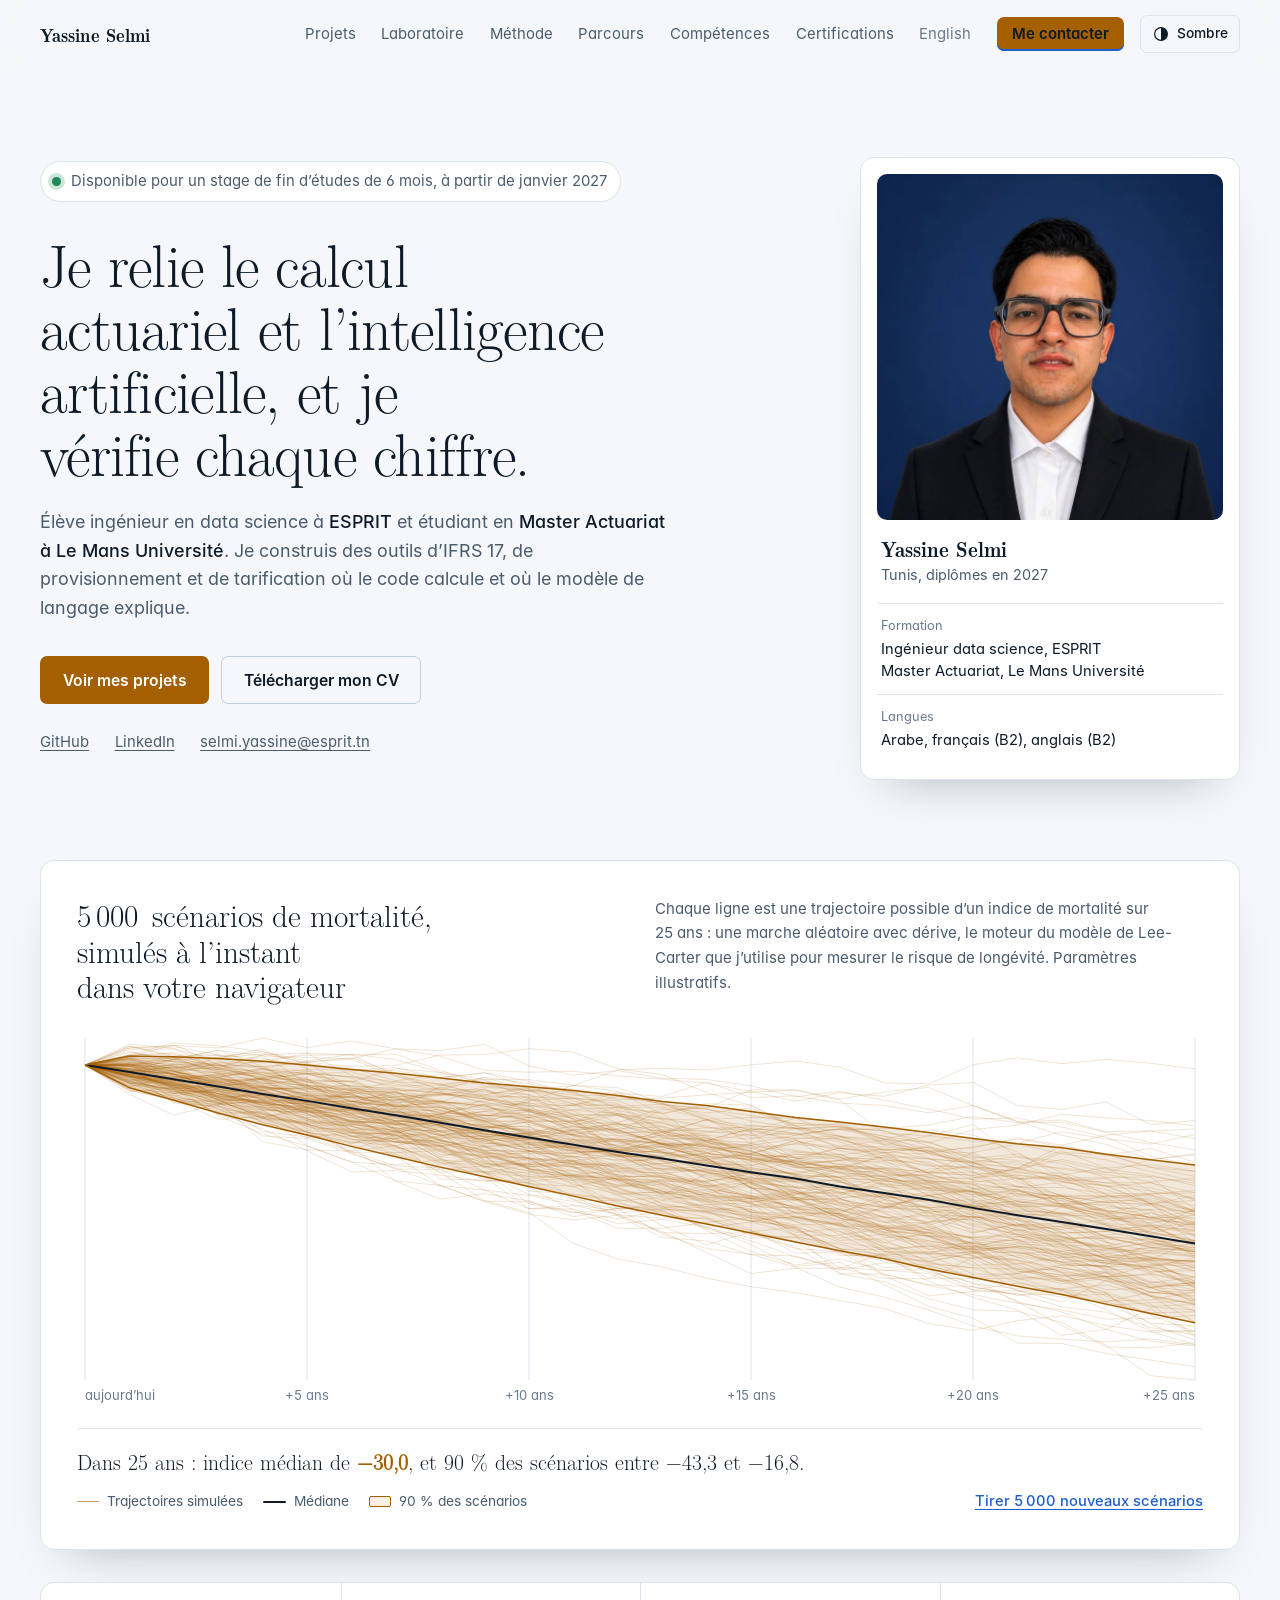
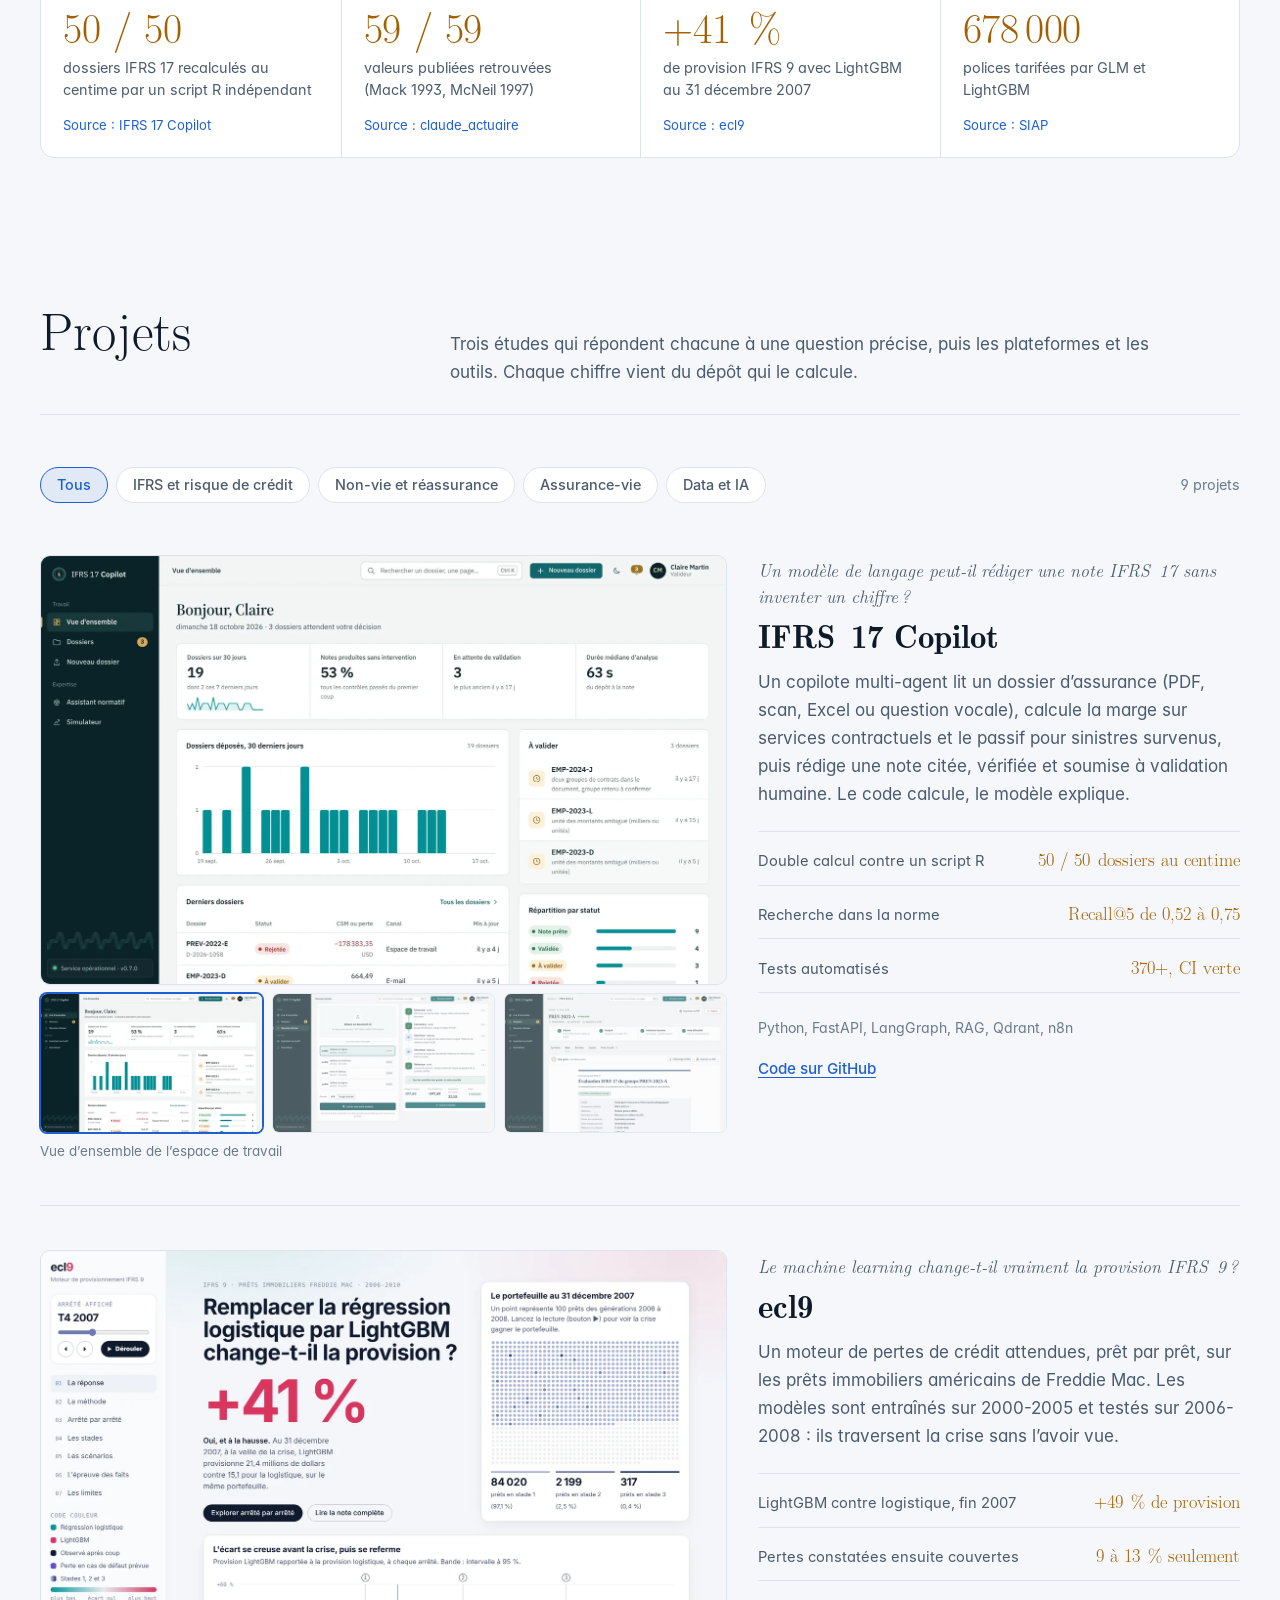
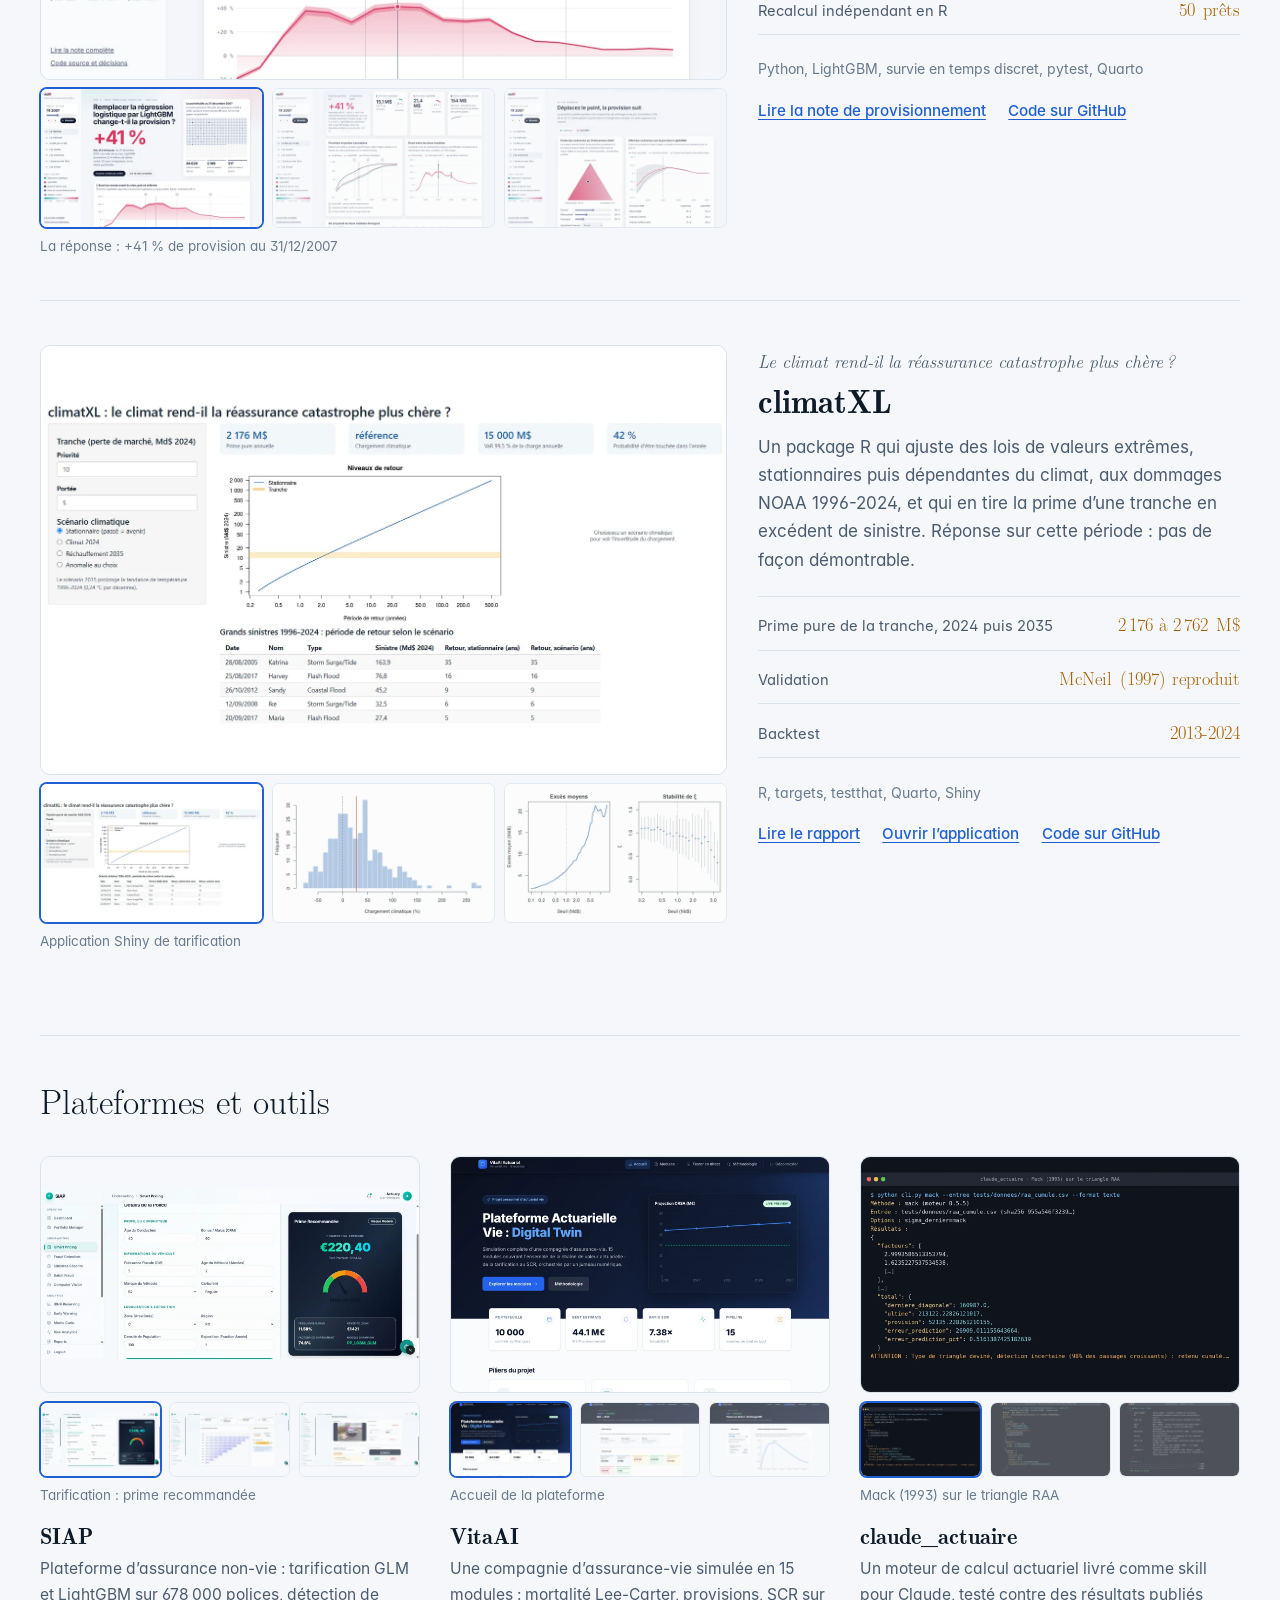
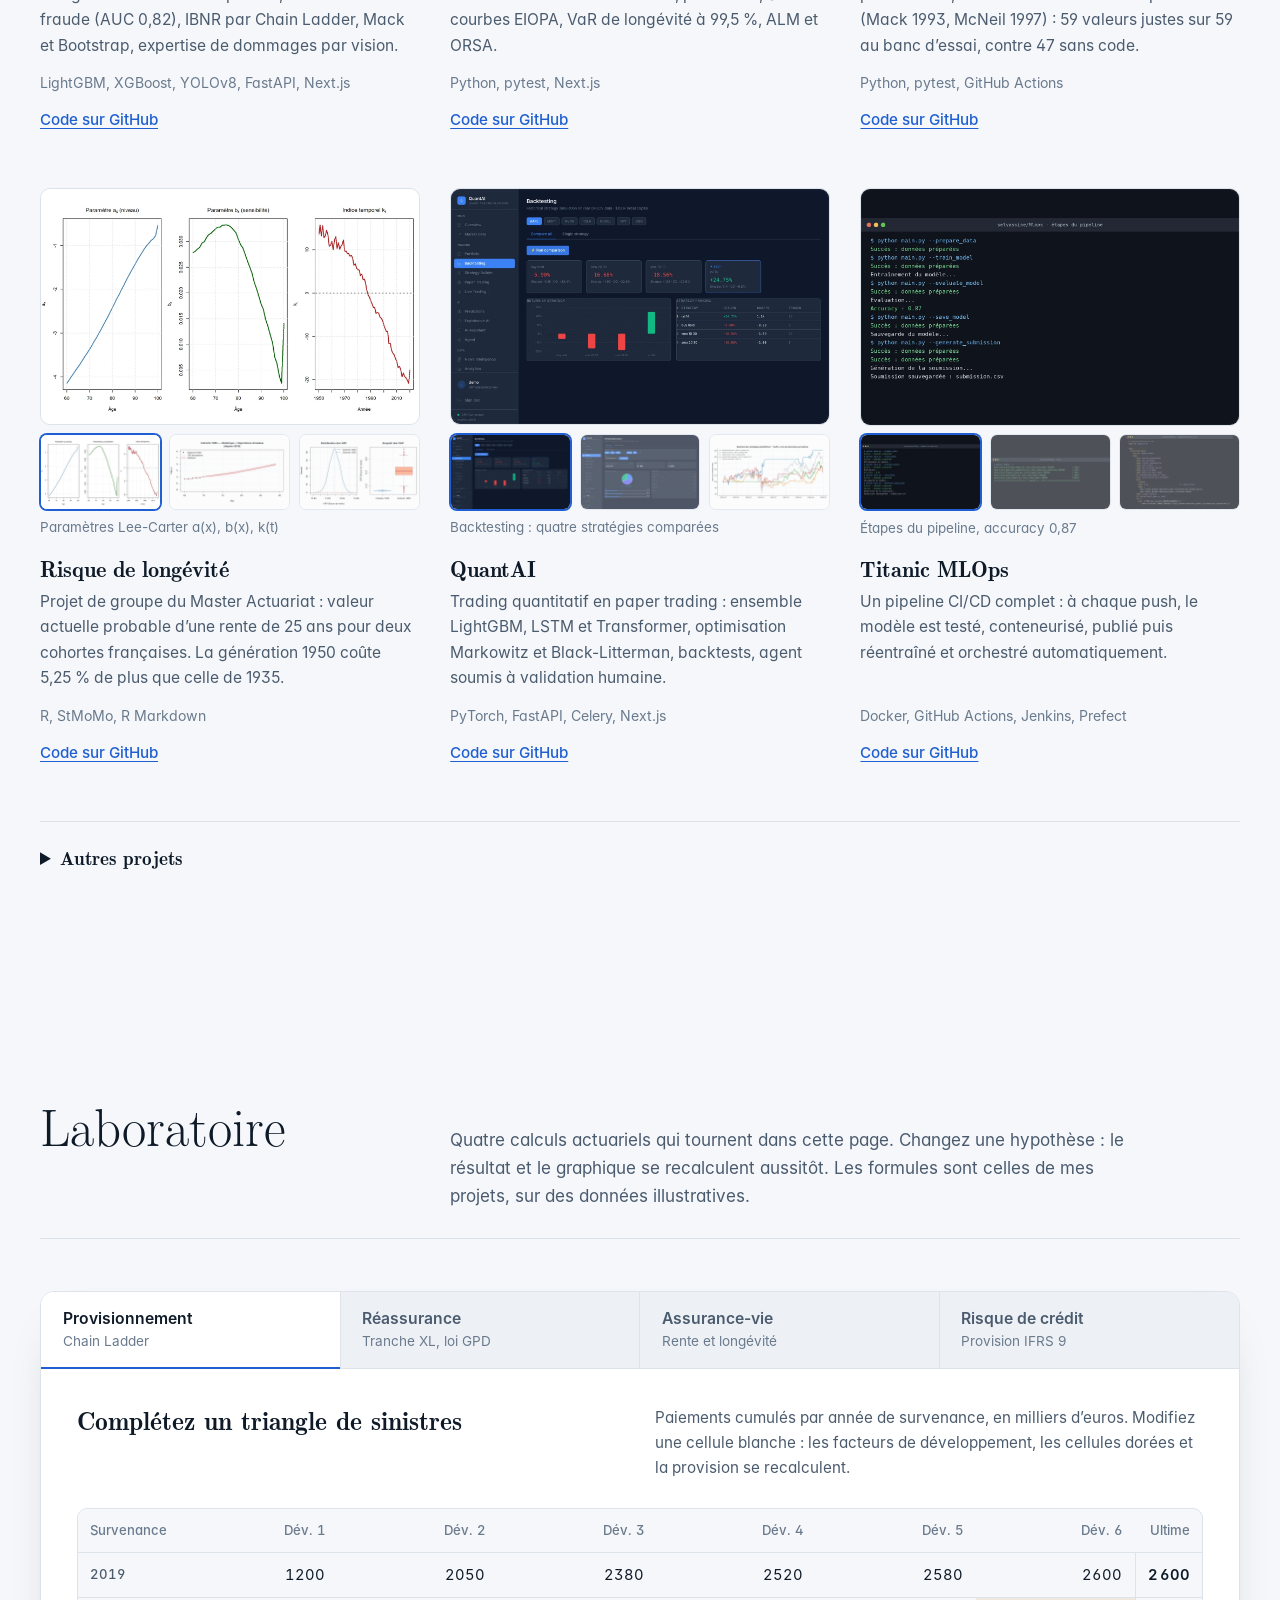
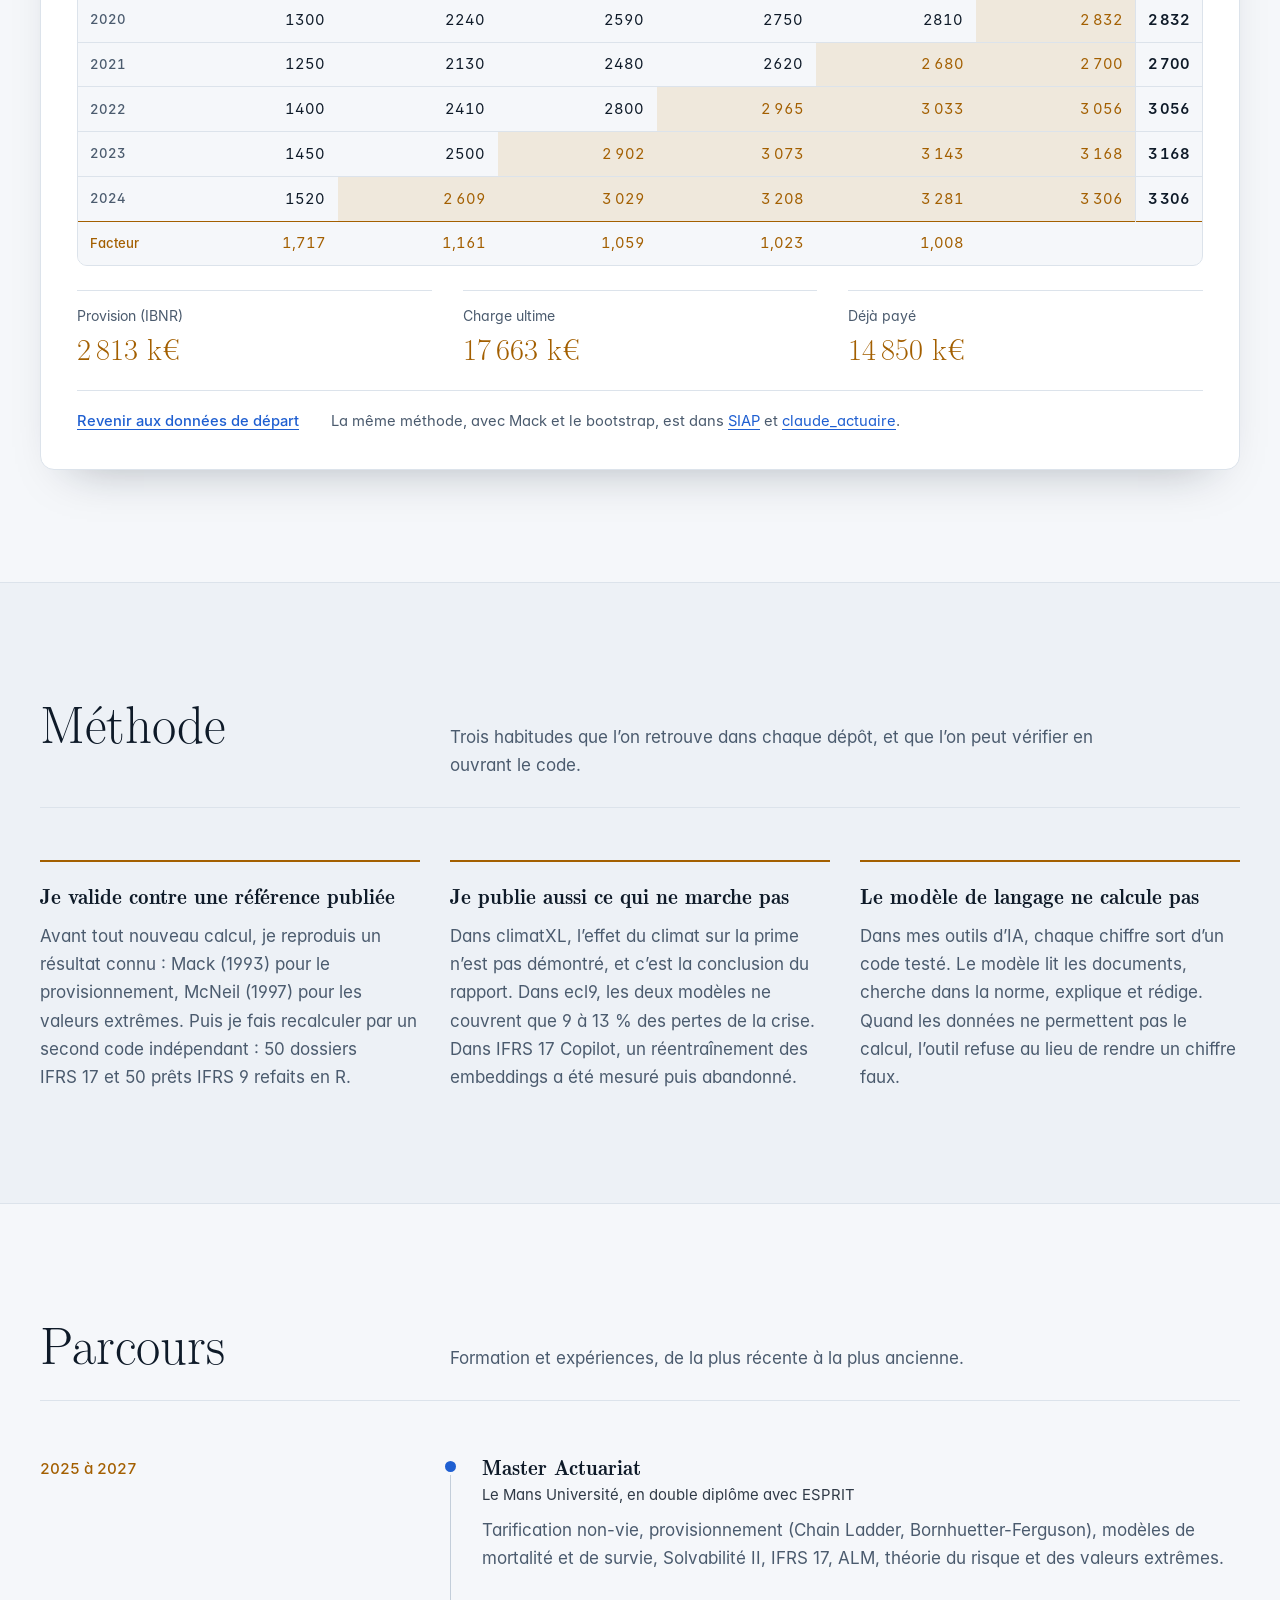
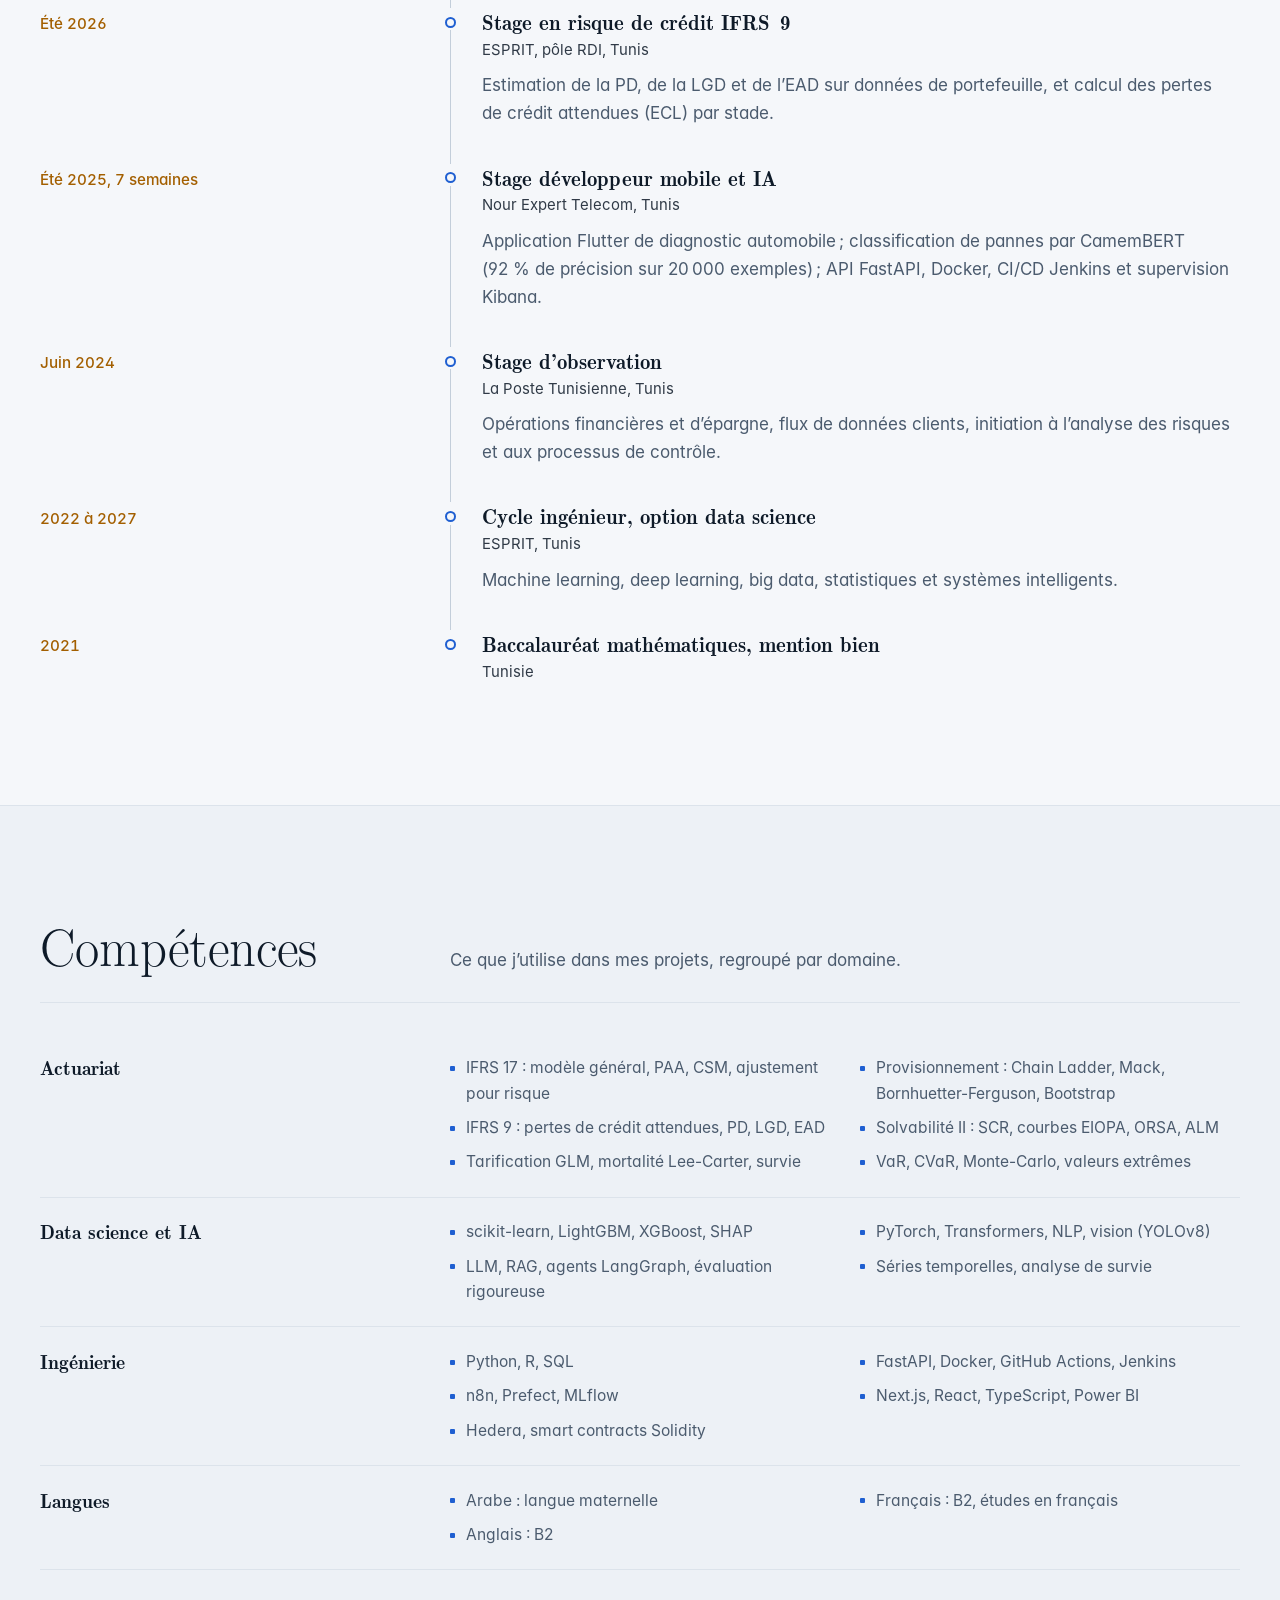
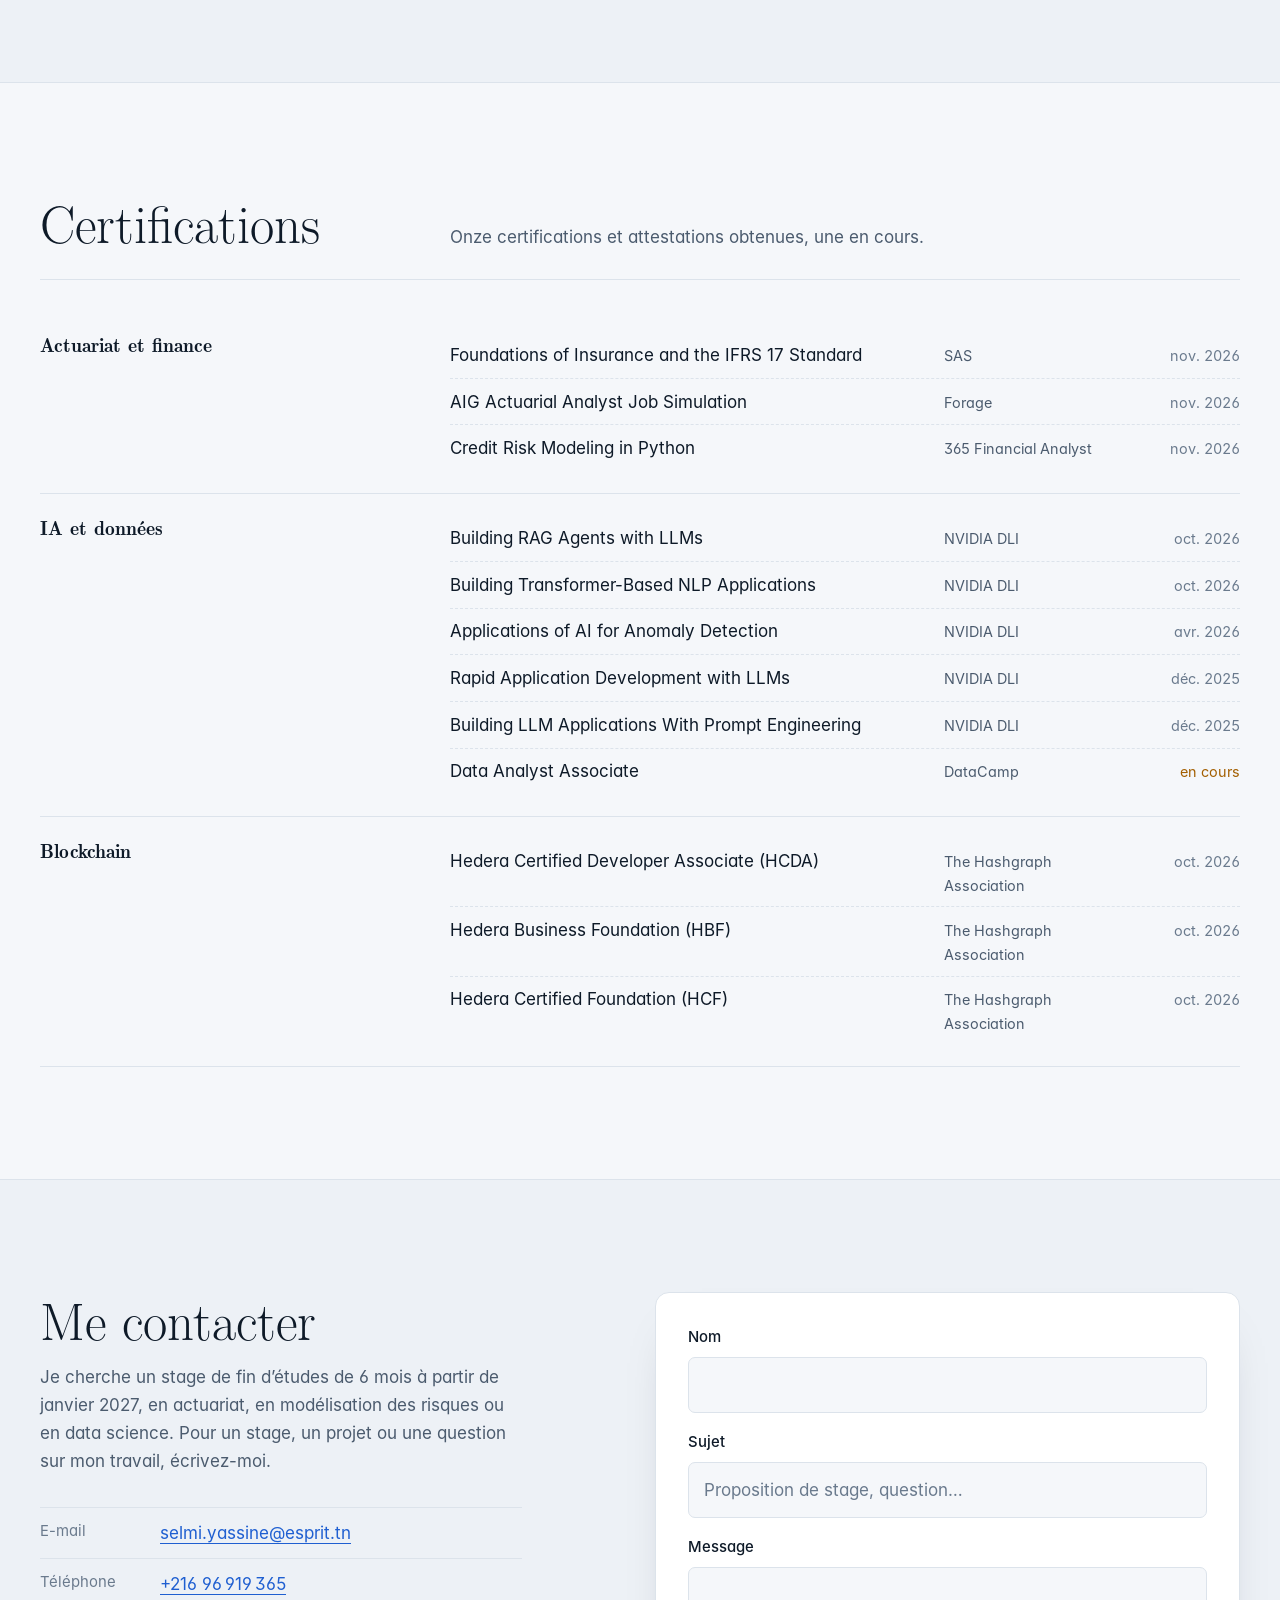
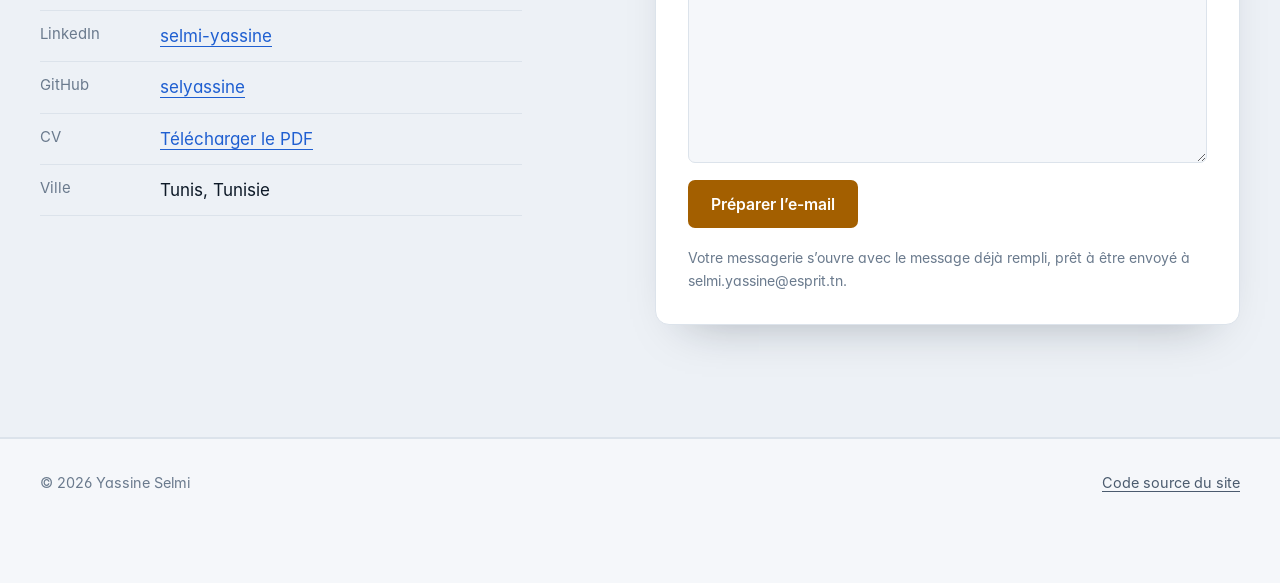
<file: index.html>
<!doctype html>
<html lang="fr" data-theme="light">
<head>
  <meta charset="utf-8">
  <meta name="viewport" content="width=device-width, initial-scale=1">
  <title>Yassine Selmi — Actuariat et data science</title>
  <meta name="description" content="Élève ingénieur en data science (ESPRIT) et étudiant en Master Actuariat (Le Mans Université). IFRS 17, provisionnement, Solvabilité II, machine learning et LLM.">
  <meta name="author" content="Yassine Selmi">
  <link rel="canonical" href="https://selyassine.github.io/">
  <link rel="alternate" hreflang="fr" href="https://selyassine.github.io/">
  <link rel="alternate" hreflang="en" href="https://selyassine.github.io/en/">
  <meta property="og:type" content="website">
  <meta property="og:url" content="https://selyassine.github.io/">
  <meta property="og:title" content="Yassine Selmi — Actuariat et data science">
  <meta property="og:description" content="IFRS 17, provisionnement, Solvabilité II, machine learning et LLM : projets, parcours et certifications.">
  <meta property="og:image" content="https://selyassine.github.io/assets/img/og.jpg">
  <meta name="twitter:card" content="summary_large_image">
  <link rel="icon" href="data:image/svg+xml,%3Csvg xmlns='http://www.w3.org/2000/svg' viewBox='0 0 64 64'%3E%3Crect width='64' height='64' rx='14' fill='%230B1420'/%3E%3Ctext x='32' y='43' font-family='Georgia,serif' font-size='30' text-anchor='middle' fill='%23F2B544'%3EYS%3C/text%3E%3C/svg%3E">
  <meta name="theme-color" content="#F5F7FA">
  <link rel="preload" href="assets/fonts/lmroman17-regular.woff" as="font" type="font/woff" crossorigin>
  <link rel="preload" href="assets/fonts/inter-400.woff" as="font" type="font/woff" crossorigin>
  <script>try{var t=localStorage.getItem("theme");if(t==="light"||t==="dark")document.documentElement.dataset.theme=t}catch(e){}</script>
  <link rel="stylesheet" href="assets/style.css?v=20261117d">
  <script type="application/ld+json">
  {"@context":"https://schema.org","@type":"Person","name":"Yassine Selmi","jobTitle":"Élève ingénieur data science et étudiant en actuariat","url":"https://selyassine.github.io/","email":"mailto:selmi.yassine@esprit.tn","address":{"@type":"PostalAddress","addressLocality":"Tunis","addressCountry":"TN"},"alumniOf":[{"@type":"CollegeOrUniversity","name":"ESPRIT"},{"@type":"CollegeOrUniversity","name":"Le Mans Université"}],"sameAs":["https://github.com/selyassine","https://www.linkedin.com/in/selmi-yassine-437503311/"]}
  </script>
</head>
<body>
  <a class="skip" href="#contenu">Aller au contenu</a>

  <header class="nav" id="haut">
    <div class="wrap nav__inner">
      <a class="nav__brand" href="#haut" aria-label="Yassine Selmi, retour en haut">Yassine Selmi</a>
      <button class="nav__toggle" id="nav-toggle" type="button" aria-expanded="false" aria-controls="nav-links">Menu</button>
      <nav aria-label="Navigation principale">
        <ul class="nav__links" id="nav-links">
          <li><a href="#projets">Projets</a></li>
          <li><a href="#laboratoire">Laboratoire</a></li>
          <li><a href="#methode">Méthode</a></li>
          <li><a href="#parcours">Parcours</a></li>
          <li><a href="#competences">Compétences</a></li>
          <li><a href="#certifications">Certifications</a></li>
          <li><a class="nav__lang" href="en/" lang="en" hreflang="en">English</a></li>
          <li><a class="nav__cta" href="#contact">Me contacter</a></li>
        </ul>
      </nav>
      <button class="nav__theme" id="theme-toggle" type="button" aria-label="Passer au thème clair"><svg viewBox="0 0 24 24" width="18" height="18" aria-hidden="true" focusable="false"><circle cx="12" cy="12" r="8.5" fill="none" stroke="currentColor" stroke-width="1.6"/><path d="M12 3.5a8.5 8.5 0 0 1 0 17z" fill="currentColor"/></svg><span class="nav__theme-label">Thème</span></button>
    </div>
  </header>

  <main id="contenu">
    <!-- Présentation -->
    <section class="hero" aria-labelledby="titre">
      <div class="wrap hero__grid">
        <div class="hero__text">
          <p class="status"><span class="status__dot" aria-hidden="true"></span>Disponible pour un stage de fin d’études de 6 mois, à partir de janvier 2027</p>
          <h1 id="titre">Je relie le calcul actuariel et l’intelligence artificielle, et je vérifie chaque chiffre.</h1>
          <p class="lead">Élève ingénieur en data science à <strong>ESPRIT</strong> et étudiant en <strong>Master Actuariat à Le Mans Université</strong>. Je construis des outils d’IFRS 17, de provisionnement et de tarification où le code calcule et où le modèle de langage explique.</p>
          <div class="actions">
            <a class="btn btn--primary" href="#projets">Voir mes projets</a>
            <a class="btn btn--ghost" href="assets/CV_Yassine_Selmi.pdf" download>Télécharger mon CV</a>
          </div>
          <ul class="links" aria-label="Profils en ligne">
            <li><a href="https://github.com/selyassine" rel="me">GitHub</a></li>
            <li><a href="https://www.linkedin.com/in/selmi-yassine-437503311/" rel="me">LinkedIn</a></li>
            <li><a href="mailto:selmi.yassine@esprit.tn">selmi.yassine@esprit.tn</a></li>
          </ul>
        </div>
        <aside class="idcard" aria-label="En bref">
          <img class="idcard__photo" src="assets/img/yassine-selmi.webp" width="720" height="720" alt="Portrait de Yassine Selmi" fetchpriority="high">
          <div class="idcard__body">
            <p class="idcard__name">Yassine Selmi</p>
            <p class="idcard__place">Tunis, diplômes en 2027</p>
          </div>
          <dl class="idcard__facts">
            <div><dt>Formation</dt><dd>Ingénieur data science, ESPRIT<br>Master Actuariat, Le Mans Université</dd></div>
            <div><dt>Langues</dt><dd>Arabe, français (B2), anglais (B2)</dd></div>
          </dl>
        </aside>
      </div>

      <!-- Le moment fort : 5 000 trajectoires simulées en direct -->
      <div class="wrap">
        <figure class="sim" id="sim">
          <figcaption class="sim__head">
            <h2 class="sim__title">5 000 scénarios de mortalité, simulés à l’instant dans votre navigateur</h2>
            <p class="sim__note">Chaque ligne est une trajectoire possible d’un indice de mortalité sur 25 ans : une marche aléatoire avec dérive, le moteur du modèle de Lee-Carter que j’utilise pour mesurer le risque de longévité. Paramètres illustratifs.</p>
          </figcaption>
          <canvas class="sim__canvas" id="sim-canvas" role="img" aria-label="Éventail de trajectoires simulées d’un indice de mortalité sur 25 ans, avec la médiane et la bande de 5 à 95 %."></canvas>
          <div class="sim__foot">
            <ul class="sim__legend">
              <li><span class="key key--path" aria-hidden="true"></span>Trajectoires simulées</li>
              <li><span class="key key--median" aria-hidden="true"></span>Médiane</li>
              <li><span class="key key--band" aria-hidden="true"></span>90 % des scénarios</li>
            </ul>
            <p class="sim__result" id="sim-result" aria-live="polite"></p>
            <button class="replay" id="sim-replay" type="button">Tirer 5 000 nouveaux scénarios</button>
          </div>
        </figure>

        <ul class="proofs" aria-label="Chiffres vérifiables, chacun relié au dépôt qui le calcule">
          <li><a href="https://github.com/selyassine/ifrs17-copilot"><span class="proof__value">50 / 50</span><span class="proof__label">dossiers IFRS 17 recalculés au centime par un script R indépendant</span><span class="proof__src">Source : IFRS 17 Copilot</span></a></li>
          <li><a href="https://github.com/selyassine/claude_actuaire"><span class="proof__value">59 / 59</span><span class="proof__label">valeurs publiées retrouvées (Mack 1993, McNeil 1997)</span><span class="proof__src">Source : claude_actuaire</span></a></li>
          <li><a href="https://github.com/selyassine/ecl9"><span class="proof__value">+41 %</span><span class="proof__label">de provision IFRS 9 avec LightGBM au 31 décembre 2007</span><span class="proof__src">Source : ecl9</span></a></li>
          <li><a href="https://github.com/selyassine/SIAP"><span class="proof__value">678 000</span><span class="proof__label">polices tarifées par GLM et LightGBM</span><span class="proof__src">Source : SIAP</span></a></li>
        </ul>
      </div>
    </section>

    <!-- Projets -->
    <section class="section" id="projets" aria-labelledby="t-projets">
      <div class="wrap">
        <div class="section__head">
          <h2 id="t-projets">Projets</h2>
          <p>Trois études qui répondent chacune à une question précise, puis les plateformes et les outils. Chaque chiffre vient du dépôt qui le calcule.</p>
        </div>

        <div class="filters" role="group" aria-label="Filtrer les projets par domaine">
          <button class="chip" type="button" data-filter="tous" aria-pressed="true">Tous</button>
          <button class="chip" type="button" data-filter="ifrs" aria-pressed="false">IFRS et risque de crédit</button>
          <button class="chip" type="button" data-filter="nonvie" aria-pressed="false">Non-vie et réassurance</button>
          <button class="chip" type="button" data-filter="vie" aria-pressed="false">Assurance-vie</button>
          <button class="chip" type="button" data-filter="ia" aria-pressed="false">Data et IA</button>
          <p class="filters__count" id="filtre-compte" aria-live="polite"></p>
        </div>

        <article class="feature" data-dom="ifrs ia">
          <figure class="gallery feature__media">
            <a class="gallery__main" href="assets/img/projets/ifrs17-copilot-1.webp">
              <img src="assets/img/projets/ifrs17-copilot-1.webp" width="1400" height="875" loading="lazy" alt="Vue d’ensemble de l’espace de travail">
            </a>
            <div class="gallery__thumbs">
              <a class="gallery__thumb" href="assets/img/projets/ifrs17-copilot-1.webp" data-caption="Vue d’ensemble de l’espace de travail" aria-label="Afficher l’image 1 : Vue d’ensemble de l’espace de travail" aria-current="true"><img src="assets/img/projets/ifrs17-copilot-1-mini.webp" width="480" height="300" loading="lazy" alt=""></a>
              <a class="gallery__thumb" href="assets/img/projets/ifrs17-copilot-2.webp" data-caption="Chaîne d’agents sur un dossier" aria-label="Afficher l’image 2 : Chaîne d’agents sur un dossier"><img src="assets/img/projets/ifrs17-copilot-2-mini.webp" width="480" height="300" loading="lazy" alt=""></a>
              <a class="gallery__thumb" href="assets/img/projets/ifrs17-copilot-3.webp" data-caption="Note actuarielle IFRS 17 générée" aria-label="Afficher l’image 3 : Note actuarielle IFRS 17 générée"><img src="assets/img/projets/ifrs17-copilot-3-mini.webp" width="480" height="300" loading="lazy" alt=""></a>
            </div>
            <figcaption class="gallery__caption">Vue d’ensemble de l’espace de travail</figcaption>
          </figure>
          <div class="feature__body">
            <p class="kicker">Un modèle de langage peut-il rédiger une note IFRS 17 sans inventer un chiffre ?</p>
            <h3><a href="https://github.com/selyassine/ifrs17-copilot">IFRS 17 Copilot</a></h3>
            <p>Un copilote multi-agent lit un dossier d’assurance (PDF, scan, Excel ou question vocale), calcule la marge sur services contractuels et le passif pour sinistres survenus, puis rédige une note citée, vérifiée et soumise à validation humaine. Le code calcule, le modèle explique.</p>
            <dl class="figures">
              <div><dt>Double calcul contre un script R</dt><dd>50 / 50 dossiers au centime</dd></div>
              <div><dt>Recherche dans la norme</dt><dd>Recall@5 de 0,52 à 0,75</dd></div>
              <div><dt>Tests automatisés</dt><dd>370+, CI verte</dd></div>
            </dl>
            <p class="stack">Python, FastAPI, LangGraph, RAG, Qdrant, n8n</p>
            <p class="project__links"><a href="https://github.com/selyassine/ifrs17-copilot">Code sur GitHub</a></p>
          </div>
        </article>

        <article class="feature" data-dom="ifrs ia">
          <figure class="gallery feature__media">
            <a class="gallery__main" href="assets/img/projets/ecl9-1.webp">
              <img src="assets/img/projets/ecl9-1.webp" width="1400" height="875" loading="lazy" alt="La réponse : +41 % de provision au 31/12/2007">
            </a>
            <div class="gallery__thumbs">
              <a class="gallery__thumb" href="assets/img/projets/ecl9-1.webp" data-caption="La réponse : +41 % de provision au 31/12/2007" aria-label="Afficher l’image 1 : La réponse : +41 % de provision au 31/12/2007" aria-current="true"><img src="assets/img/projets/ecl9-1-mini.webp" width="480" height="300" loading="lazy" alt=""></a>
              <a class="gallery__thumb" href="assets/img/projets/ecl9-2.webp" data-caption="Provision et pertes, arrêté par arrêté" aria-label="Afficher l’image 2 : Provision et pertes, arrêté par arrêté"><img src="assets/img/projets/ecl9-2-mini.webp" width="480" height="300" loading="lazy" alt=""></a>
              <a class="gallery__thumb" href="assets/img/projets/ecl9-3.webp" data-caption="Poids des scénarios et effet sur la provision" aria-label="Afficher l’image 3 : Poids des scénarios et effet sur la provision"><img src="assets/img/projets/ecl9-3-mini.webp" width="480" height="300" loading="lazy" alt=""></a>
            </div>
            <figcaption class="gallery__caption">La réponse : +41 % de provision au 31/12/2007</figcaption>
          </figure>
          <div class="feature__body">
            <p class="kicker">Le machine learning change-t-il vraiment la provision IFRS 9 ?</p>
            <h3><a href="https://github.com/selyassine/ecl9">ecl9</a></h3>
            <p>Un moteur de pertes de crédit attendues, prêt par prêt, sur les prêts immobiliers américains de Freddie Mac. Les modèles sont entraînés sur 2000-2005 et testés sur 2006-2008 : ils traversent la crise sans l’avoir vue.</p>
            <dl class="figures">
              <div><dt>LightGBM contre logistique, fin 2007</dt><dd>+49 % de provision</dd></div>
              <div><dt>Pertes constatées ensuite couvertes</dt><dd>9 à 13 % seulement</dd></div>
              <div><dt>Recalcul indépendant en R</dt><dd>50 prêts</dd></div>
            </dl>
            <p class="stack">Python, LightGBM, survie en temps discret, pytest, Quarto</p>
            <p class="project__links"><a href="https://selyassine.github.io/ecl9/">Lire la note de provisionnement</a><a href="https://github.com/selyassine/ecl9">Code sur GitHub</a></p>
          </div>
        </article>

        <article class="feature" data-dom="nonvie">
          <figure class="gallery feature__media">
            <a class="gallery__main" href="assets/img/projets/climatxl-1.webp">
              <img src="assets/img/projets/climatxl-1.webp" width="1400" height="875" loading="lazy" alt="Application Shiny de tarification">
            </a>
            <div class="gallery__thumbs">
              <a class="gallery__thumb" href="assets/img/projets/climatxl-1.webp" data-caption="Application Shiny de tarification" aria-label="Afficher l’image 1 : Application Shiny de tarification" aria-current="true"><img src="assets/img/projets/climatxl-1-mini.webp" width="480" height="300" loading="lazy" alt=""></a>
              <a class="gallery__thumb" href="assets/img/projets/climatxl-2.webp" data-caption="Chargement climatique 2035 : distribution bootstrap" aria-label="Afficher l’image 2 : Chargement climatique 2035 : distribution bootstrap"><img src="assets/img/projets/climatxl-2-mini.webp" width="480" height="300" loading="lazy" alt=""></a>
              <a class="gallery__thumb" href="assets/img/projets/climatxl-3.webp" data-caption="Choix du seuil : excès moyens et stabilité de ξ" aria-label="Afficher l’image 3 : Choix du seuil : excès moyens et stabilité de ξ"><img src="assets/img/projets/climatxl-3-mini.webp" width="480" height="300" loading="lazy" alt=""></a>
            </div>
            <figcaption class="gallery__caption">Application Shiny de tarification</figcaption>
          </figure>
          <div class="feature__body">
            <p class="kicker">Le climat rend-il la réassurance catastrophe plus chère ?</p>
            <h3><a href="https://github.com/selyassine/climatXL">climatXL</a></h3>
            <p>Un package R qui ajuste des lois de valeurs extrêmes, stationnaires puis dépendantes du climat, aux dommages NOAA 1996-2024, et qui en tire la prime d’une tranche en excédent de sinistre. Réponse sur cette période : pas de façon démontrable.</p>
            <dl class="figures">
              <div><dt>Prime pure de la tranche, 2024 puis 2035</dt><dd>2 176 à 2 762 M$</dd></div>
              <div><dt>Validation</dt><dd>McNeil (1997) reproduit</dd></div>
              <div><dt>Backtest</dt><dd>2013-2024</dd></div>
            </dl>
            <p class="stack">R, targets, testthat, Quarto, Shiny</p>
            <p class="project__links"><a href="https://selyassine.github.io/climatXL/">Lire le rapport</a><a href="https://climatxl.shinyapps.io/climatXL/">Ouvrir l’application</a><a href="https://github.com/selyassine/climatXL">Code sur GitHub</a></p>
          </div>
        </article>

        <h3 class="subhead" id="t-plateformes">Plateformes et outils</h3>
        <div class="projects">
          <article class="project" data-dom="nonvie ia">
            <figure class="gallery">
              <a class="gallery__main" href="assets/img/projets/siap-1.webp">
                <img src="assets/img/projets/siap-1.webp" width="1400" height="875" loading="lazy" alt="Tarification : prime recommandée">
              </a>
              <div class="gallery__thumbs">
                <a class="gallery__thumb" href="assets/img/projets/siap-1.webp" data-caption="Tarification : prime recommandée" aria-label="Afficher l’image 1 : Tarification : prime recommandée" aria-current="true"><img src="assets/img/projets/siap-1-mini.webp" width="480" height="300" loading="lazy" alt=""></a>
                <a class="gallery__thumb" href="assets/img/projets/siap-2.webp" data-caption="Provisionnement IBNR : triangle et réserves" aria-label="Afficher l’image 2 : Provisionnement IBNR : triangle et réserves"><img src="assets/img/projets/siap-2-mini.webp" width="480" height="300" loading="lazy" alt=""></a>
                <a class="gallery__thumb" href="assets/img/projets/siap-3.webp" data-caption="Vision : dommages détectés et coût estimé" aria-label="Afficher l’image 3 : Vision : dommages détectés et coût estimé"><img src="assets/img/projets/siap-3-mini.webp" width="480" height="300" loading="lazy" alt=""></a>
              </div>
              <figcaption class="gallery__caption">Tarification : prime recommandée</figcaption>
            </figure>
            <h3><a href="https://github.com/selyassine/SIAP">SIAP</a></h3>
            <p>Plateforme d’assurance non-vie : tarification GLM et LightGBM sur 678 000 polices, détection de fraude (AUC 0,82), IBNR par Chain Ladder, Mack et Bootstrap, expertise de dommages par vision.</p>
            <p class="stack">LightGBM, XGBoost, YOLOv8, FastAPI, Next.js</p>
            <p class="project__links"><a href="https://github.com/selyassine/SIAP">Code sur GitHub</a></p>
          </article>
          <article class="project" data-dom="vie">
            <figure class="gallery">
              <a class="gallery__main" href="assets/img/projets/vitaai-1.webp">
                <img src="assets/img/projets/vitaai-1.webp" width="1400" height="875" loading="lazy" alt="Accueil de la plateforme">
              </a>
              <div class="gallery__thumbs">
                <a class="gallery__thumb" href="assets/img/projets/vitaai-1.webp" data-caption="Accueil de la plateforme" aria-label="Afficher l’image 1 : Accueil de la plateforme" aria-current="true"><img src="assets/img/projets/vitaai-1-mini.webp" width="480" height="300" loading="lazy" alt=""></a>
                <a class="gallery__thumb" href="assets/img/projets/vitaai-2.webp" data-caption="Module M4 : SCR" aria-label="Afficher l’image 2 : Module M4 : SCR"><img src="assets/img/projets/vitaai-2-mini.webp" width="480" height="300" loading="lazy" alt=""></a>
                <a class="gallery__thumb" href="assets/img/projets/vitaai-3.webp" data-caption="Démo : arbitrage marge / rachat (M9)" aria-label="Afficher l’image 3 : Démo : arbitrage marge / rachat (M9)"><img src="assets/img/projets/vitaai-3-mini.webp" width="480" height="300" loading="lazy" alt=""></a>
              </div>
              <figcaption class="gallery__caption">Accueil de la plateforme</figcaption>
            </figure>
            <h3><a href="https://github.com/selyassine/VITA">VitaAI</a></h3>
            <p>Une compagnie d’assurance-vie simulée en 15 modules : mortalité Lee-Carter, provisions, SCR sur courbes EIOPA, VaR de longévité à 99,5 %, ALM et ORSA.</p>
            <p class="stack">Python, pytest, Next.js</p>
            <p class="project__links"><a href="https://github.com/selyassine/VITA">Code sur GitHub</a></p>
          </article>
          <article class="project" data-dom="nonvie vie ia">
            <figure class="gallery">
              <a class="gallery__main" href="assets/img/projets/claude-actuaire-1.webp">
                <img src="assets/img/projets/claude-actuaire-1.webp" width="1400" height="875" loading="lazy" alt="Mack (1993) sur le triangle RAA">
              </a>
              <div class="gallery__thumbs">
                <a class="gallery__thumb" href="assets/img/projets/claude-actuaire-1.webp" data-caption="Mack (1993) sur le triangle RAA" aria-label="Afficher l’image 1 : Mack (1993) sur le triangle RAA" aria-current="true"><img src="assets/img/projets/claude-actuaire-1-mini.webp" width="480" height="300" loading="lazy" alt=""></a>
                <a class="gallery__thumb" href="assets/img/projets/claude-actuaire-2.webp" data-caption="GPD sur les sinistres incendie danois" aria-label="Afficher l’image 2 : GPD sur les sinistres incendie danois"><img src="assets/img/projets/claude-actuaire-2-mini.webp" width="480" height="300" loading="lazy" alt=""></a>
                <a class="gallery__thumb" href="assets/img/projets/claude-actuaire-3.webp" data-caption="Commandes du moteur et 409 tests réussis" aria-label="Afficher l’image 3 : Commandes du moteur et 409 tests réussis"><img src="assets/img/projets/claude-actuaire-3-mini.webp" width="480" height="300" loading="lazy" alt=""></a>
              </div>
              <figcaption class="gallery__caption">Mack (1993) sur le triangle RAA</figcaption>
            </figure>
            <h3><a href="https://github.com/selyassine/claude_actuaire">claude_actuaire</a></h3>
            <p>Un moteur de calcul actuariel livré comme skill pour Claude, testé contre des résultats publiés (Mack 1993, McNeil 1997) : 59 valeurs justes sur 59 au banc d’essai, contre 47 sans code.</p>
            <p class="stack">Python, pytest, GitHub Actions</p>
            <p class="project__links"><a href="https://github.com/selyassine/claude_actuaire">Code sur GitHub</a></p>
          </article>
          <article class="project" data-dom="vie">
            <figure class="gallery">
              <a class="gallery__main" href="assets/img/projets/longevite-1.webp">
                <img src="assets/img/projets/longevite-1.webp" width="1400" height="875" loading="lazy" alt="Paramètres Lee-Carter a(x), b(x), k(t)">
              </a>
              <div class="gallery__thumbs">
                <a class="gallery__thumb" href="assets/img/projets/longevite-1.webp" data-caption="Paramètres Lee-Carter a(x), b(x), k(t)" aria-label="Afficher l’image 1 : Paramètres Lee-Carter a(x), b(x), k(t)" aria-current="true"><img src="assets/img/projets/longevite-1-mini.webp" width="480" height="300" loading="lazy" alt=""></a>
                <a class="gallery__thumb" href="assets/img/projets/longevite-2.webp" data-caption="Cohorte 1950 : trajectoires simulées" aria-label="Afficher l’image 2 : Cohorte 1950 : trajectoires simulées"><img src="assets/img/projets/longevite-2-mini.webp" width="480" height="300" loading="lazy" alt=""></a>
                <a class="gallery__thumb" href="assets/img/projets/longevite-3.webp" data-caption="Distribution des VAP des deux cohortes" aria-label="Afficher l’image 3 : Distribution des VAP des deux cohortes"><img src="assets/img/projets/longevite-3-mini.webp" width="480" height="300" loading="lazy" alt=""></a>
              </div>
              <figcaption class="gallery__caption">Paramètres Lee-Carter a(x), b(x), k(t)</figcaption>
            </figure>
            <h3><a href="https://github.com/selyassine/actuariat-vie-longevite">Risque de longévité</a></h3>
            <p>Projet de groupe du Master Actuariat : valeur actuelle probable d’une rente de 25 ans pour deux cohortes françaises. La génération 1950 coûte 5,25 % de plus que celle de 1935.</p>
            <p class="stack">R, StMoMo, R Markdown</p>
            <p class="project__links"><a href="https://github.com/selyassine/actuariat-vie-longevite">Code sur GitHub</a></p>
          </article>
          <article class="project" data-dom="ia">
            <figure class="gallery">
              <a class="gallery__main" href="assets/img/projets/quantai-1.webp">
                <img src="assets/img/projets/quantai-1.webp" width="1400" height="875" loading="lazy" alt="Backtesting : quatre stratégies comparées">
              </a>
              <div class="gallery__thumbs">
                <a class="gallery__thumb" href="assets/img/projets/quantai-1.webp" data-caption="Backtesting : quatre stratégies comparées" aria-label="Afficher l’image 1 : Backtesting : quatre stratégies comparées" aria-current="true"><img src="assets/img/projets/quantai-1-mini.webp" width="480" height="300" loading="lazy" alt=""></a>
                <a class="gallery__thumb" href="assets/img/projets/quantai-2.webp" data-caption="Optimisation de portefeuille Markowitz" aria-label="Afficher l’image 2 : Optimisation de portefeuille Markowitz"><img src="assets/img/projets/quantai-2-mini.webp" width="480" height="300" loading="lazy" alt=""></a>
                <a class="gallery__thumb" href="assets/img/projets/quantai-3.webp" data-caption="Backtest sur AAPL, deux ans de données" aria-label="Afficher l’image 3 : Backtest sur AAPL, deux ans de données"><img src="assets/img/projets/quantai-3-mini.webp" width="480" height="300" loading="lazy" alt=""></a>
              </div>
              <figcaption class="gallery__caption">Backtesting : quatre stratégies comparées</figcaption>
            </figure>
            <h3><a href="https://github.com/selyassine/Quant">QuantAI</a></h3>
            <p>Trading quantitatif en paper trading : ensemble LightGBM, LSTM et Transformer, optimisation Markowitz et Black-Litterman, backtests, agent soumis à validation humaine.</p>
            <p class="stack">PyTorch, FastAPI, Celery, Next.js</p>
            <p class="project__links"><a href="https://github.com/selyassine/Quant">Code sur GitHub</a></p>
          </article>
          <article class="project" data-dom="ia">
            <figure class="gallery">
              <a class="gallery__main" href="assets/img/projets/mlops-1.webp">
                <img src="assets/img/projets/mlops-1.webp" width="1400" height="875" loading="lazy" alt="Étapes du pipeline, accuracy 0,87">
              </a>
              <div class="gallery__thumbs">
                <a class="gallery__thumb" href="assets/img/projets/mlops-1.webp" data-caption="Étapes du pipeline, accuracy 0,87" aria-label="Afficher l’image 1 : Étapes du pipeline, accuracy 0,87" aria-current="true"><img src="assets/img/projets/mlops-1-mini.webp" width="480" height="300" loading="lazy" alt=""></a>
                <a class="gallery__thumb" href="assets/img/projets/mlops-2.webp" data-caption="Tests pytest" aria-label="Afficher l’image 2 : Tests pytest"><img src="assets/img/projets/mlops-2-mini.webp" width="480" height="300" loading="lazy" alt=""></a>
                <a class="gallery__thumb" href="assets/img/projets/mlops-3.webp" data-caption="Workflow GitHub Actions" aria-label="Afficher l’image 3 : Workflow GitHub Actions"><img src="assets/img/projets/mlops-3-mini.webp" width="480" height="300" loading="lazy" alt=""></a>
              </div>
              <figcaption class="gallery__caption">Étapes du pipeline, accuracy 0,87</figcaption>
            </figure>
            <h3><a href="https://github.com/selyassine/Mlops">Titanic MLOps</a></h3>
            <p>Un pipeline CI/CD complet : à chaque push, le modèle est testé, conteneurisé, publié puis réentraîné et orchestré automatiquement.</p>
            <p class="stack">Docker, GitHub Actions, Jenkins, Prefect</p>
            <p class="project__links"><a href="https://github.com/selyassine/Mlops">Code sur GitHub</a></p>
          </article>
        </div>

        <details class="more">
          <summary>Autres projets</summary>
          <ul>
            <li><strong>Plateforme BI avec agent conversationnel</strong> (2025) : tableaux de bord Power BI avec sécurité par rôle, agent LangChain et Mistral qui traduit les questions en SQL.</li>
            <li><strong>API d’agriculture de précision</strong> : modèles TensorFlow servis par FastAPI pour optimiser les rendements.</li>
            <li><strong>Plateforme web de dons</strong> : application React, Node.js et MongoDB qui met en relation donateurs et bénéficiaires.</li>
            <li><strong>Analyse de données sociales</strong> : extraction d’indicateurs par machine learning, restitution sous Tableau.</li>
          </ul>
        </details>
      </div>
    </section>

    <!-- Laboratoire -->
    <section class="section" id="laboratoire" aria-labelledby="t-labo">
      <div class="wrap">
        <div class="section__head">
          <h2 id="t-labo">Laboratoire</h2>
          <p>Quatre calculs actuariels qui tournent dans cette page. Changez une hypothèse : le résultat et le graphique se recalculent aussitôt. Les formules sont celles de mes projets, sur des données illustratives.</p>
        </div>

        <div class="lab">
          <div class="lab__tabs" role="tablist" aria-label="Calculs du laboratoire">
            <button class="lab__tab" role="tab" id="tab-cl" aria-controls="panel-cl" aria-selected="true" type="button">Provisionnement<span>Chain Ladder</span></button>
            <button class="lab__tab" role="tab" id="tab-xl" aria-controls="panel-xl" aria-selected="false" tabindex="-1" type="button">Réassurance<span>Tranche XL, loi GPD</span></button>
            <button class="lab__tab" role="tab" id="tab-rente" aria-controls="panel-rente" aria-selected="false" tabindex="-1" type="button">Assurance-vie<span>Rente et longévité</span></button>
            <button class="lab__tab" role="tab" id="tab-ecl" aria-controls="panel-ecl" aria-selected="false" tabindex="-1" type="button">Risque de crédit<span>Provision IFRS 9</span></button>
          </div>

          <div class="lab__panel" role="tabpanel" id="panel-cl" aria-labelledby="tab-cl" tabindex="0">
            <div class="lab__intro">
              <h3>Complétez un triangle de sinistres</h3>
              <p>Paiements cumulés par année de survenance, en milliers d’euros. Modifiez une cellule blanche : les facteurs de développement, les cellules dorées et la provision se recalculent.</p>
            </div>
            <div class="triangle__scroll" tabindex="0" role="region" aria-label="Triangle de développement modifiable">
              <table class="tri" id="tri"></table>
            </div>
            <div class="lab__out">
              <div><dt>Provision (IBNR)</dt><dd id="cl-ibnr"></dd></div>
              <div><dt>Charge ultime</dt><dd id="cl-ult"></dd></div>
              <div><dt>Déjà payé</dt><dd id="cl-paid"></dd></div>
            </div>
            <p class="lab__foot"><button class="replay" id="cl-reset" type="button">Revenir aux données de départ</button><span>La même méthode, avec Mack et le bootstrap, est dans <a href="https://github.com/selyassine/SIAP">SIAP</a> et <a href="https://github.com/selyassine/claude_actuaire">claude_actuaire</a>.</span></p>
          </div>

          <div class="lab__panel" role="tabpanel" id="panel-xl" aria-labelledby="tab-xl" tabindex="0" hidden>
            <div class="lab__intro">
              <h3>Tarifez une tranche en excédent de sinistre</h3>
              <p>Les sinistres au-delà de 10 M€ suivent une loi de Pareto généralisée. La prime pure est la fréquence multipliée par le coût moyen laissé à la tranche.</p>
            </div>
            <div class="lab__grid">
              <form class="lab__controls" id="xl-form">
                <label>Indice de queue ξ <output id="xl-xi-o"></output><input type="range" id="xl-xi" min="0.05" max="0.9" step="0.01" value="0.5"></label>
                <label>Échelle σ, en M€ <output id="xl-sigma-o"></output><input type="range" id="xl-sigma" min="1" max="20" step="0.5" value="7"></label>
                <label>Sinistres au-delà du seuil, par an <output id="xl-lambda-o"></output><input type="range" id="xl-lambda" min="0.5" max="10" step="0.1" value="3"></label>
                <label>Priorité, en M€ <output id="xl-prio-o"></output><input type="range" id="xl-prio" min="10" max="100" step="1" value="30"></label>
                <label>Portée, en M€ <output id="xl-portee-o"></output><input type="range" id="xl-portee" min="5" max="100" step="1" value="30"></label>
              </form>
              <div>
                <div class="lab__chart" id="xl-chart"></div>
                <div class="lab__out">
                  <div><dt>Prime pure annuelle</dt><dd id="xl-prime"></dd></div>
                  <div><dt>Taux sur la portée</dt><dd id="xl-rol"></dd></div>
                  <div><dt>Sinistres qui touchent la tranche</dt><dd id="xl-touch"></dd></div>
                </div>
              </div>
            </div>
            <p class="lab__foot"><span>Appliqué à des données réelles, avec une queue qui dépend du climat, dans <a href="https://github.com/selyassine/climatXL">climatXL</a>.</span></p>
          </div>

          <div class="lab__panel" role="tabpanel" id="panel-rente" aria-labelledby="tab-rente" tabindex="0" hidden>
            <div class="lab__intro">
              <h3>Mesurez le coût de la longévité sur une rente</h3>
              <p>Valeur actuelle probable d’une rente de 10 000 € par an, payée en fin d’année. Baissez la mortalité pour voir le prix d’une population qui vit plus longtemps. Mortalité illustrative de type Makeham, pas une table réglementaire.</p>
            </div>
            <div class="lab__grid">
              <form class="lab__controls" id="rente-form">
                <label>Âge à la souscription <output id="rente-age-o"></output><input type="range" id="rente-age" min="50" max="90" step="1" value="65"></label>
                <label>Durée de la rente, en années <output id="rente-duree-o"></output><input type="range" id="rente-duree" min="5" max="40" step="1" value="25"></label>
                <label>Taux technique <output id="rente-taux-o"></output><input type="range" id="rente-taux" min="0" max="6" step="0.25" value="2"></label>
                <label>Baisse de la mortalité <output id="rente-choc-o"></output><input type="range" id="rente-choc" min="0" max="40" step="1" value="20"></label>
              </form>
              <div>
                <div class="lab__chart" id="rente-chart"></div>
                <div class="lab__out">
                  <div><dt>Prime unique, mortalité de base</dt><dd id="rente-base"></dd></div>
                  <div><dt>Prime unique, mortalité abaissée</dt><dd id="rente-choque"></dd></div>
                  <div><dt>Coût de la longévité</dt><dd id="rente-ecart"></dd></div>
                </div>
              </div>
            </div>
            <p class="lab__foot"><span>Le choc de 20 % est celui du SCR longévité de Solvabilité II. Sur données réelles : <a href="https://github.com/selyassine/VITA">VitaAI</a> et le <a href="https://github.com/selyassine/actuariat-vie-longevite">projet longévité</a>.</span></p>
          </div>

          <div class="lab__panel" role="tabpanel" id="panel-ecl" aria-labelledby="tab-ecl" tabindex="0" hidden>
            <div class="lab__intro">
              <h3>Voyez l’effet de falaise du passage en stade 2</h3>
              <p>Pour un prêt amortissable, IFRS 9 provisionne les pertes attendues à 12 mois en stade 1, puis sur toute la durée de vie dès que le risque augmente fortement. Probabilité de défaut annuelle constante, amortissement linéaire.</p>
            </div>
            <div class="lab__grid">
              <form class="lab__controls" id="ecl-form">
                <label>Capital restant dû, en k€ <output id="ecl-ead-o"></output><input type="range" id="ecl-ead" min="20" max="500" step="10" value="200"></label>
                <label>Probabilité de défaut à 1 an <output id="ecl-pd-o"></output><input type="range" id="ecl-pd" min="0.1" max="15" step="0.1" value="2"></label>
                <label>Perte en cas de défaut <output id="ecl-lgd-o"></output><input type="range" id="ecl-lgd" min="5" max="90" step="1" value="35"></label>
                <label>Durée restante, en années <output id="ecl-mat-o"></output><input type="range" id="ecl-mat" min="1" max="30" step="1" value="15"></label>
                <label>Taux d’intérêt effectif <output id="ecl-tie-o"></output><input type="range" id="ecl-tie" min="0" max="8" step="0.25" value="3"></label>
              </form>
              <div>
                <div class="lab__chart" id="ecl-chart"></div>
                <div class="lab__out">
                  <div><dt>Provision en stade 1</dt><dd id="ecl-s1"></dd></div>
                  <div><dt>Provision en stade 2</dt><dd id="ecl-s2"></dd></div>
                  <div><dt>Multiplication au passage</dt><dd id="ecl-ratio"></dd></div>
                </div>
              </div>
            </div>
            <p class="lab__foot"><span>Sur 2000-2008 et prêt par prêt, avec survie en temps discret et scénarios pondérés : <a href="https://github.com/selyassine/ecl9">ecl9</a>.</span></p>
          </div>
        </div>
      </div>
    </section>

    <!-- Méthode -->
    <section class="section section--alt" id="methode" aria-labelledby="t-methode">
      <div class="wrap">
        <div class="section__head">
          <h2 id="t-methode">Méthode</h2>
          <p>Trois habitudes que l’on retrouve dans chaque dépôt, et que l’on peut vérifier en ouvrant le code.</p>
        </div>
        <div class="method">
          <div>
            <h3>Je valide contre une référence publiée</h3>
            <p>Avant tout nouveau calcul, je reproduis un résultat connu : Mack (1993) pour le provisionnement, McNeil (1997) pour les valeurs extrêmes. Puis je fais recalculer par un second code indépendant : 50 dossiers IFRS 17 et 50 prêts IFRS 9 refaits en R.</p>
          </div>
          <div>
            <h3>Je publie aussi ce qui ne marche pas</h3>
            <p>Dans climatXL, l’effet du climat sur la prime n’est pas démontré, et c’est la conclusion du rapport. Dans ecl9, les deux modèles ne couvrent que 9 à 13 % des pertes de la crise. Dans IFRS 17 Copilot, un réentraînement des embeddings a été mesuré puis abandonné.</p>
          </div>
          <div>
            <h3>Le modèle de langage ne calcule pas</h3>
            <p>Dans mes outils d’IA, chaque chiffre sort d’un code testé. Le modèle lit les documents, cherche dans la norme, explique et rédige. Quand les données ne permettent pas le calcul, l’outil refuse au lieu de rendre un chiffre faux.</p>
          </div>
        </div>
      </div>
    </section>

    <!-- Parcours : une vraie chronologie -->
    <section class="section" id="parcours" aria-labelledby="t-parcours">
      <div class="wrap">
        <div class="section__head">
          <h2 id="t-parcours">Parcours</h2>
          <p>Formation et expériences, de la plus récente à la plus ancienne.</p>
        </div>
        <ol class="timeline">
          <li>
            <p class="when"><time>2025</time> à 2027</p>
            <div>
              <h3>Master Actuariat</h3>
              <p class="where">Le Mans Université, en double diplôme avec ESPRIT</p>
              <p>Tarification non-vie, provisionnement (Chain Ladder, Bornhuetter-Ferguson), modèles de mortalité et de survie, Solvabilité II, IFRS 17, ALM, théorie du risque et des valeurs extrêmes.</p>
            </div>
          </li>
          <li>
            <p class="when">Été <time>2026</time></p>
            <div>
              <h3>Stage en risque de crédit IFRS 9</h3>
              <p class="where">ESPRIT, pôle RDI, Tunis</p>
              <p>Estimation de la PD, de la LGD et de l’EAD sur données de portefeuille, et calcul des pertes de crédit attendues (ECL) par stade.</p>
            </div>
          </li>
          <li>
            <p class="when">Été <time>2025</time>, 7 semaines</p>
            <div>
              <h3>Stage développeur mobile et IA</h3>
              <p class="where">Nour Expert Telecom, Tunis</p>
              <p>Application Flutter de diagnostic automobile ; classification de pannes par CamemBERT (92 % de précision sur 20 000 exemples) ; API FastAPI, Docker, CI/CD Jenkins et supervision Kibana.</p>
            </div>
          </li>
          <li>
            <p class="when">Juin <time>2024</time></p>
            <div>
              <h3>Stage d’observation</h3>
              <p class="where">La Poste Tunisienne, Tunis</p>
              <p>Opérations financières et d’épargne, flux de données clients, initiation à l’analyse des risques et aux processus de contrôle.</p>
            </div>
          </li>
          <li>
            <p class="when"><time>2022</time> à 2027</p>
            <div>
              <h3>Cycle ingénieur, option data science</h3>
              <p class="where">ESPRIT, Tunis</p>
              <p>Machine learning, deep learning, big data, statistiques et systèmes intelligents.</p>
            </div>
          </li>
          <li>
            <p class="when"><time>2021</time></p>
            <div>
              <h3>Baccalauréat mathématiques, mention bien</h3>
              <p class="where">Tunisie</p>
            </div>
          </li>
        </ol>
      </div>
    </section>

    <!-- Compétences -->
    <section class="section section--alt" id="competences" aria-labelledby="t-competences">
      <div class="wrap">
        <div class="section__head">
          <h2 id="t-competences">Compétences</h2>
          <p>Ce que j’utilise dans mes projets, regroupé par domaine.</p>
        </div>
        <dl class="skills">
          <div>
            <dt>Actuariat</dt>
            <dd>
              <ul>
                <li>IFRS 17 : modèle général, PAA, CSM, ajustement pour risque</li>
                <li>Provisionnement : Chain Ladder, Mack, Bornhuetter-Ferguson, Bootstrap</li>
                <li>IFRS 9 : pertes de crédit attendues, PD, LGD, EAD</li>
                <li>Solvabilité II : SCR, courbes EIOPA, ORSA, ALM</li>
                <li>Tarification GLM, mortalité Lee-Carter, survie</li>
                <li>VaR, CVaR, Monte-Carlo, valeurs extrêmes</li>
              </ul>
            </dd>
          </div>
          <div>
            <dt>Data science et IA</dt>
            <dd>
              <ul>
                <li>scikit-learn, LightGBM, XGBoost, SHAP</li>
                <li>PyTorch, Transformers, NLP, vision (YOLOv8)</li>
                <li>LLM, RAG, agents LangGraph, évaluation rigoureuse</li>
                <li>Séries temporelles, analyse de survie</li>
              </ul>
            </dd>
          </div>
          <div>
            <dt>Ingénierie</dt>
            <dd>
              <ul>
                <li>Python, R, SQL</li>
                <li>FastAPI, Docker, GitHub Actions, Jenkins</li>
                <li>n8n, Prefect, MLflow</li>
                <li>Next.js, React, TypeScript, Power BI</li>
                <li>Hedera, smart contracts Solidity</li>
              </ul>
            </dd>
          </div>
          <div>
            <dt>Langues</dt>
            <dd>
              <ul>
                <li>Arabe : langue maternelle</li>
                <li>Français : B2, études en français</li>
                <li>Anglais : B2</li>
              </ul>
            </dd>
          </div>
        </dl>
      </div>
    </section>

    <!-- Certifications -->
    <section class="section" id="certifications" aria-labelledby="t-certifs">
      <div class="wrap">
        <div class="section__head">
          <h2 id="t-certifs">Certifications</h2>
          <p>Onze certifications et attestations obtenues, une en cours.</p>
        </div>
        <div class="certs">
          <div class="certs__group">
            <h3 id="c-1">Actuariat et finance</h3>
            <ul aria-labelledby="c-1">
                <li><span class="cert__name">Foundations of Insurance and the IFRS 17 Standard</span><span class="cert__org">SAS</span><time>nov. 2026</time></li>
                <li><span class="cert__name">AIG Actuarial Analyst Job Simulation</span><span class="cert__org">Forage</span><time>nov. 2026</time></li>
                <li><span class="cert__name">Credit Risk Modeling in Python</span><span class="cert__org">365 Financial Analyst</span><time>nov. 2026</time></li>
            </ul>
          </div>
          <div class="certs__group">
            <h3 id="c-2">IA et données</h3>
            <ul aria-labelledby="c-2">
                <li><span class="cert__name">Building RAG Agents with LLMs</span><span class="cert__org">NVIDIA DLI</span><time>oct. 2026</time></li>
                <li><span class="cert__name">Building Transformer-Based NLP Applications</span><span class="cert__org">NVIDIA DLI</span><time>oct. 2026</time></li>
                <li><span class="cert__name">Applications of AI for Anomaly Detection</span><span class="cert__org">NVIDIA DLI</span><time>avr. 2026</time></li>
                <li><span class="cert__name">Rapid Application Development with LLMs</span><span class="cert__org">NVIDIA DLI</span><time>déc. 2025</time></li>
                <li><span class="cert__name">Building LLM Applications With Prompt Engineering</span><span class="cert__org">NVIDIA DLI</span><time>déc. 2025</time></li>
                <li><span class="cert__name">Data Analyst Associate</span><span class="cert__org">DataCamp</span><span class="pending">en cours</span></li>
            </ul>
          </div>
          <div class="certs__group">
            <h3 id="c-3">Blockchain</h3>
            <ul aria-labelledby="c-3">
                <li><span class="cert__name">Hedera Certified Developer Associate (HCDA)</span><span class="cert__org">The Hashgraph Association</span><time>oct. 2026</time></li>
                <li><span class="cert__name">Hedera Business Foundation (HBF)</span><span class="cert__org">The Hashgraph Association</span><time>oct. 2026</time></li>
                <li><span class="cert__name">Hedera Certified Foundation (HCF)</span><span class="cert__org">The Hashgraph Association</span><time>oct. 2026</time></li>
            </ul>
          </div>
        </div>
      </div>
    </section>

    <!-- Contact -->
    <section class="section section--alt" id="contact" aria-labelledby="t-contact">
      <div class="wrap contact">
        <div>
          <h2 id="t-contact">Me contacter</h2>
          <p>Je cherche un stage de fin d’études de 6 mois à partir de janvier 2027, en actuariat, en modélisation des risques ou en data science. Pour un stage, un projet ou une question sur mon travail, écrivez-moi.</p>
          <dl class="contact__list">
            <div><dt>E-mail</dt><dd><a href="mailto:selmi.yassine@esprit.tn">selmi.yassine@esprit.tn</a></dd></div>
            <div><dt>Téléphone</dt><dd><a href="tel:+21696919365">+216 96 919 365</a></dd></div>
            <div><dt>LinkedIn</dt><dd><a href="https://www.linkedin.com/in/selmi-yassine-437503311/">selmi-yassine</a></dd></div>
            <div><dt>GitHub</dt><dd><a href="https://github.com/selyassine">selyassine</a></dd></div>
            <div><dt>CV</dt><dd><a href="assets/CV_Yassine_Selmi.pdf" download>Télécharger le PDF</a></dd></div>
            <div><dt>Ville</dt><dd>Tunis, Tunisie</dd></div>
          </dl>
        </div>
        <form class="form" id="form" novalidate>
          <div class="field">
            <label for="f-nom">Nom</label>
            <input id="f-nom" name="nom" autocomplete="name" required>
          </div>
          <div class="field">
            <label for="f-sujet">Sujet</label>
            <input id="f-sujet" name="sujet" required placeholder="Proposition de stage, question…">
          </div>
          <div class="field">
            <label for="f-message">Message</label>
            <textarea id="f-message" name="message" rows="6" required></textarea>
          </div>
          <p class="form__error" id="form-error" role="alert" hidden>Remplissez le nom, le sujet et le message.</p>
          <button class="btn btn--primary" type="submit">Préparer l’e-mail</button>
          <p class="form__hint">Votre messagerie s’ouvre avec le message déjà rempli, prêt à être envoyé à selmi.yassine@esprit.tn.</p>
        </form>
      </div>
    </section>
  </main>

  <!-- Assistant du portfolio -->
  <button class="bot-toggle" id="bot-toggle" type="button" aria-expanded="false" aria-controls="bot">Poser une question</button>
  <section class="bot" id="bot" role="dialog" aria-labelledby="bot-title" hidden>
    <header class="bot__head">
      <div>
        <h2 id="bot-title">Assistant du portfolio</h2>
        <p>Réponses préparées, tirées de ce site. Aucun modèle de langage : rien n’est inventé.</p>
      </div>
      <button class="bot__close" id="bot-close" type="button" aria-label="Fermer l’assistant">Fermer</button>
    </header>
    <div class="bot__log" id="bot-log" role="log" aria-live="polite"></div>
    <div class="bot__chips" id="bot-chips"></div>
    <form class="bot__form" id="bot-form">
      <label class="visually-hidden" for="bot-input">Votre question</label>
      <input id="bot-input" autocomplete="off" placeholder="Par exemple : quand es-tu disponible ?">
      <button class="btn btn--primary" type="submit">Envoyer</button>
    </form>
  </section>

  <footer class="footer">
    <div class="wrap footer__inner">
      <p>© <span id="annee">2026</span> Yassine Selmi</p>
      <p><a href="https://github.com/selyassine/selyassine.github.io">Code source du site</a></p>
    </div>
  </footer>

  <script src="assets/main.js?v=20261117d" defer></script>
</body>
</html>
</file>
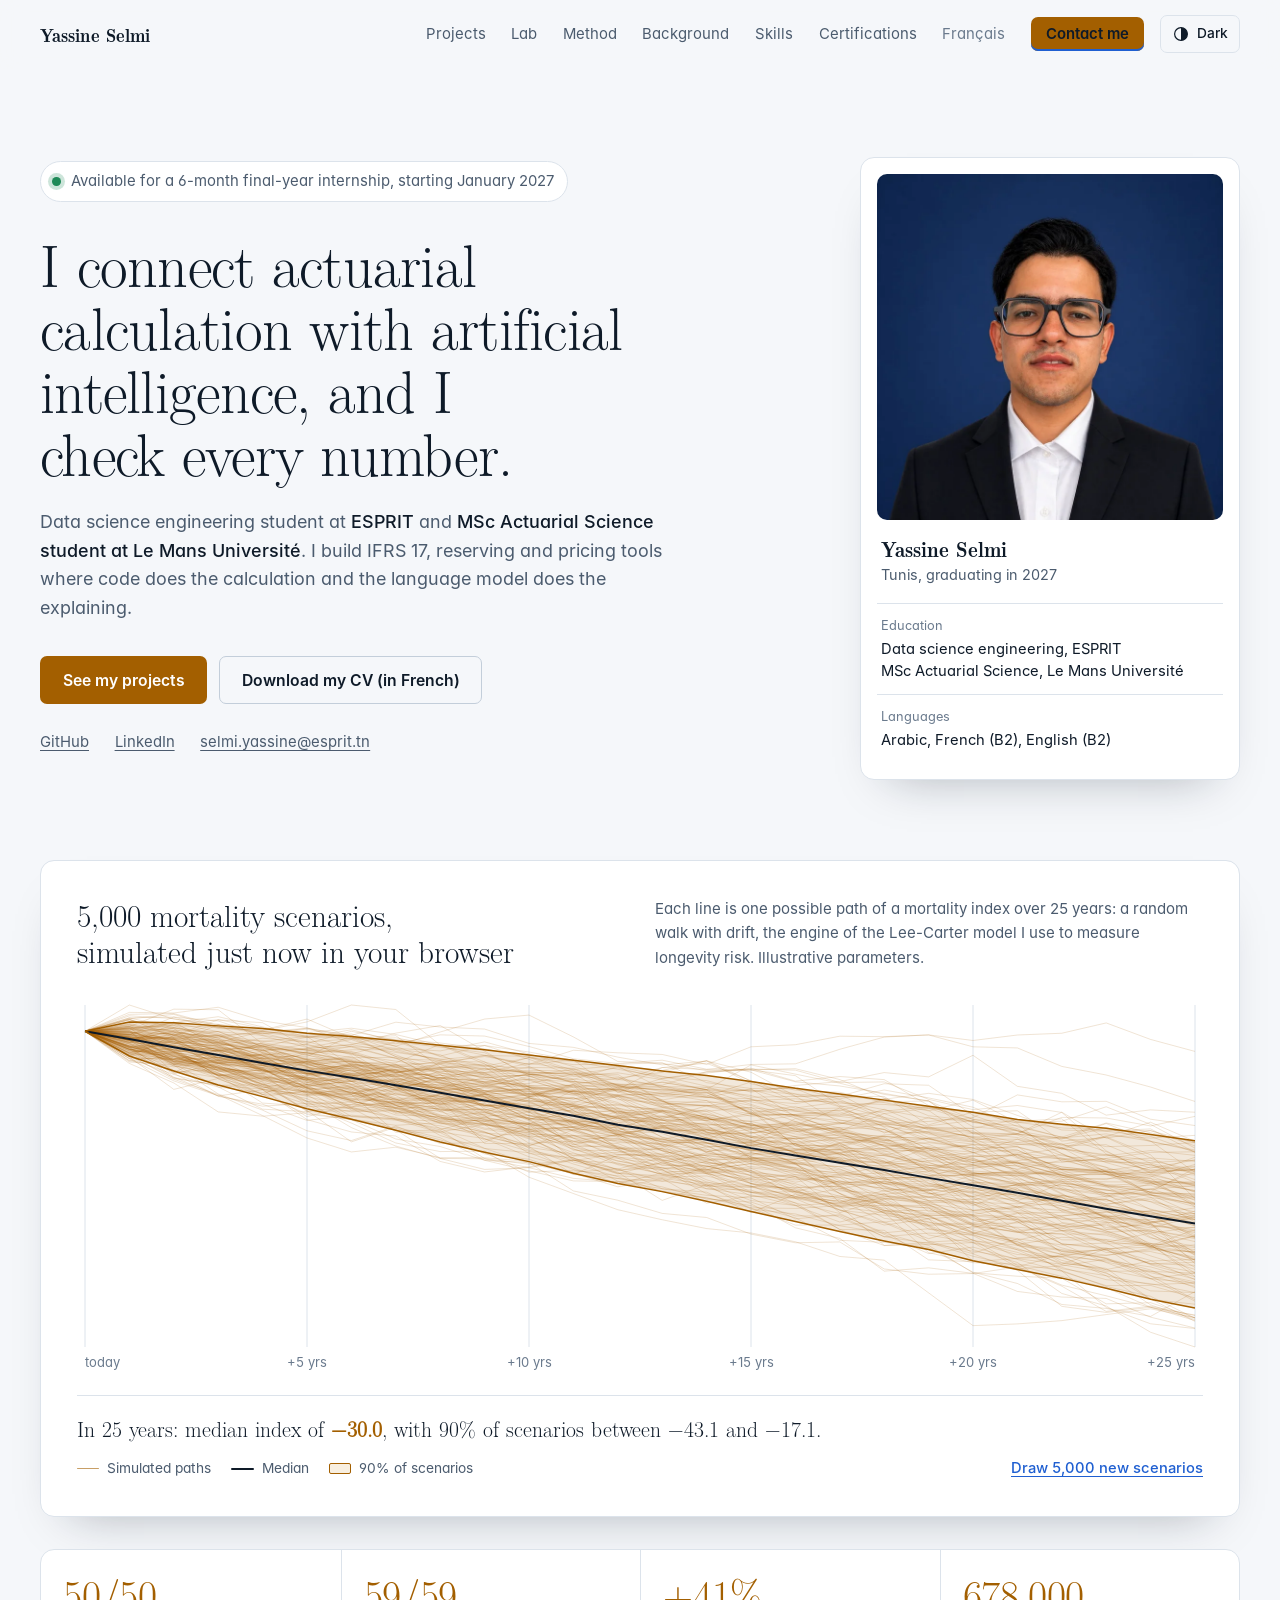
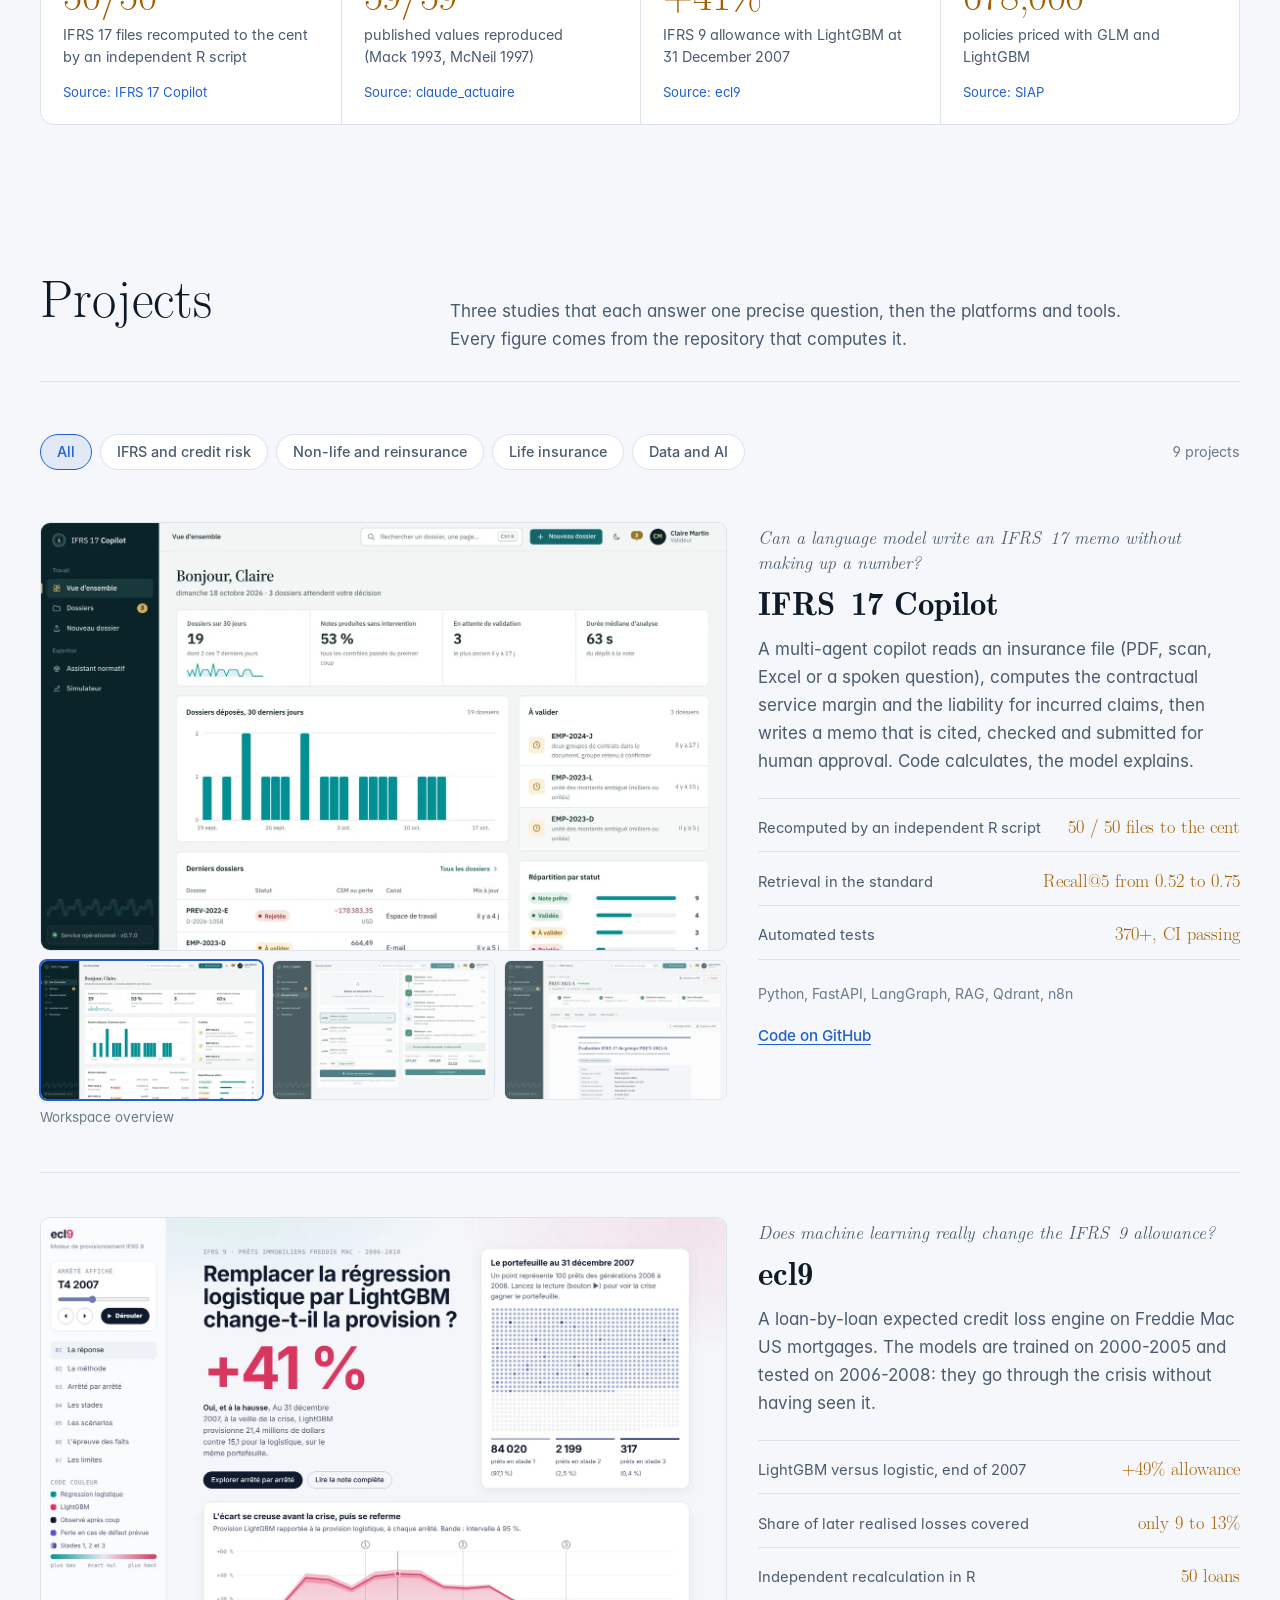
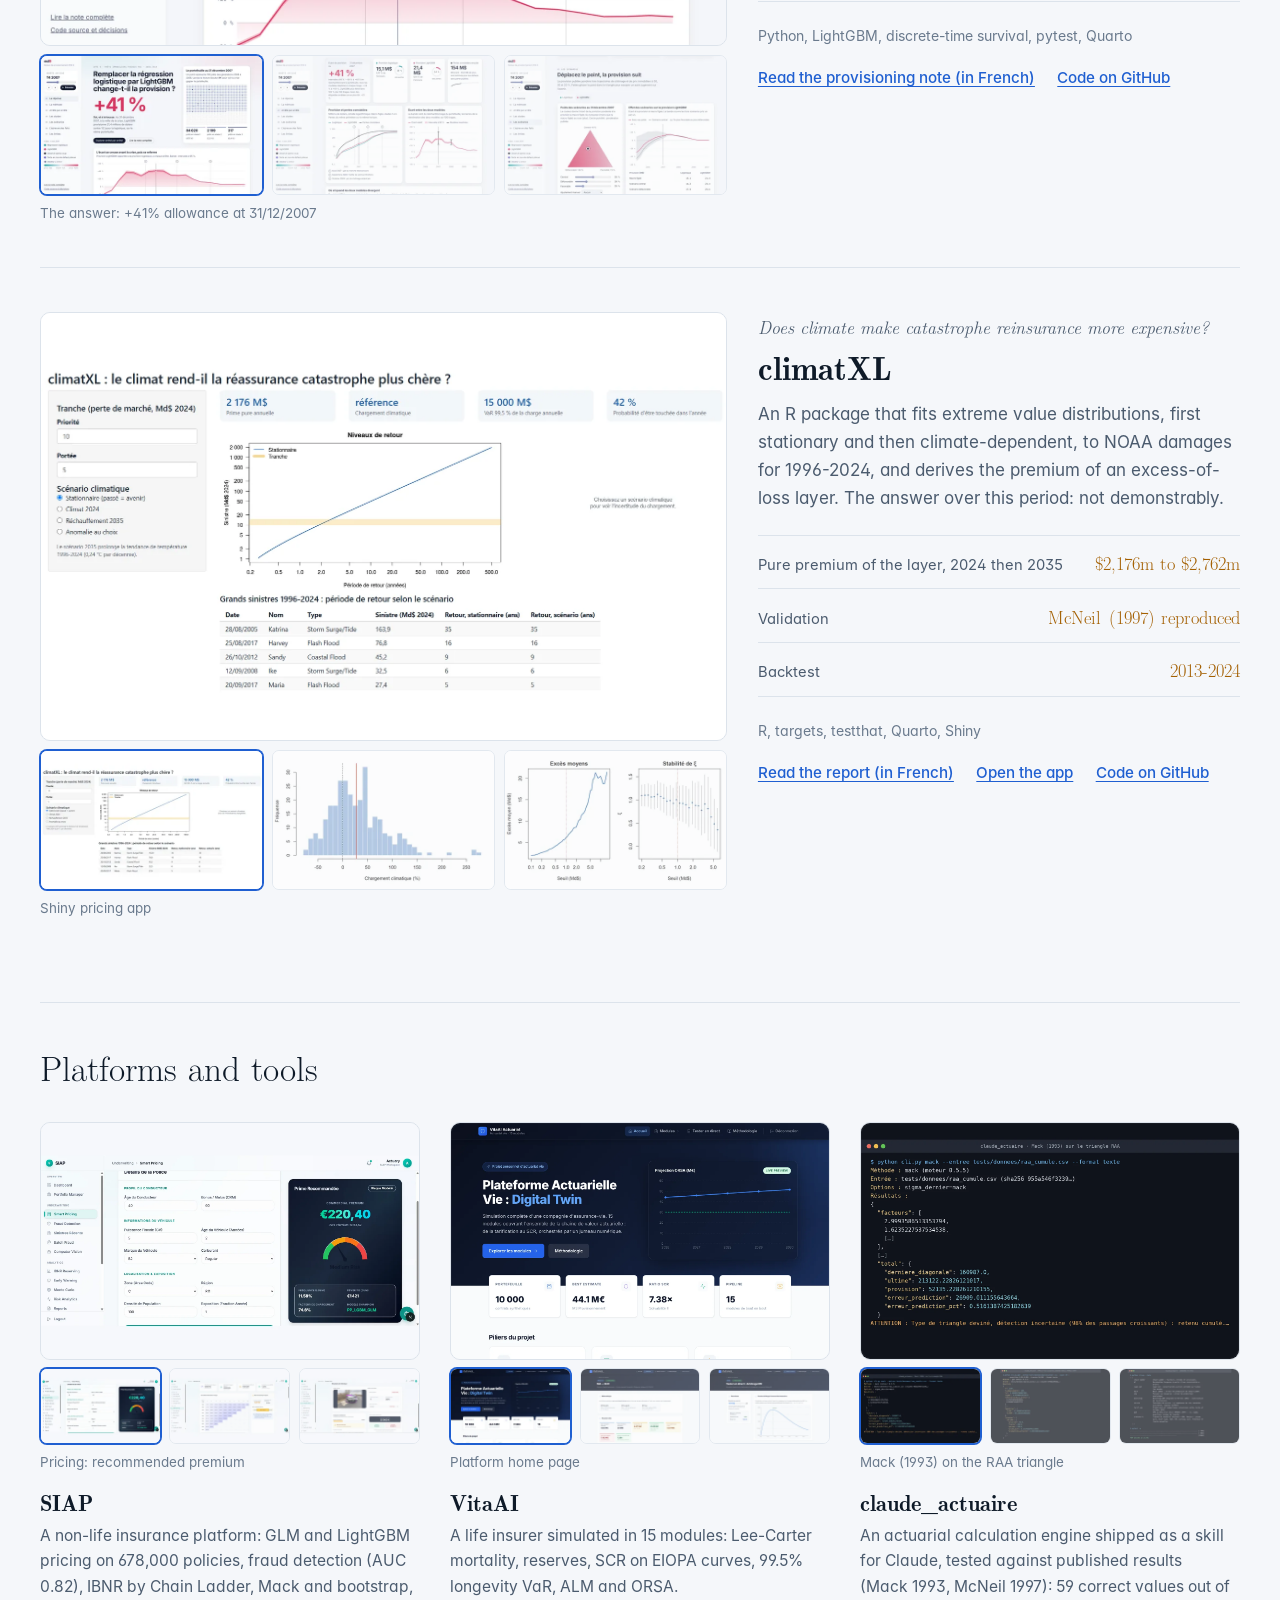
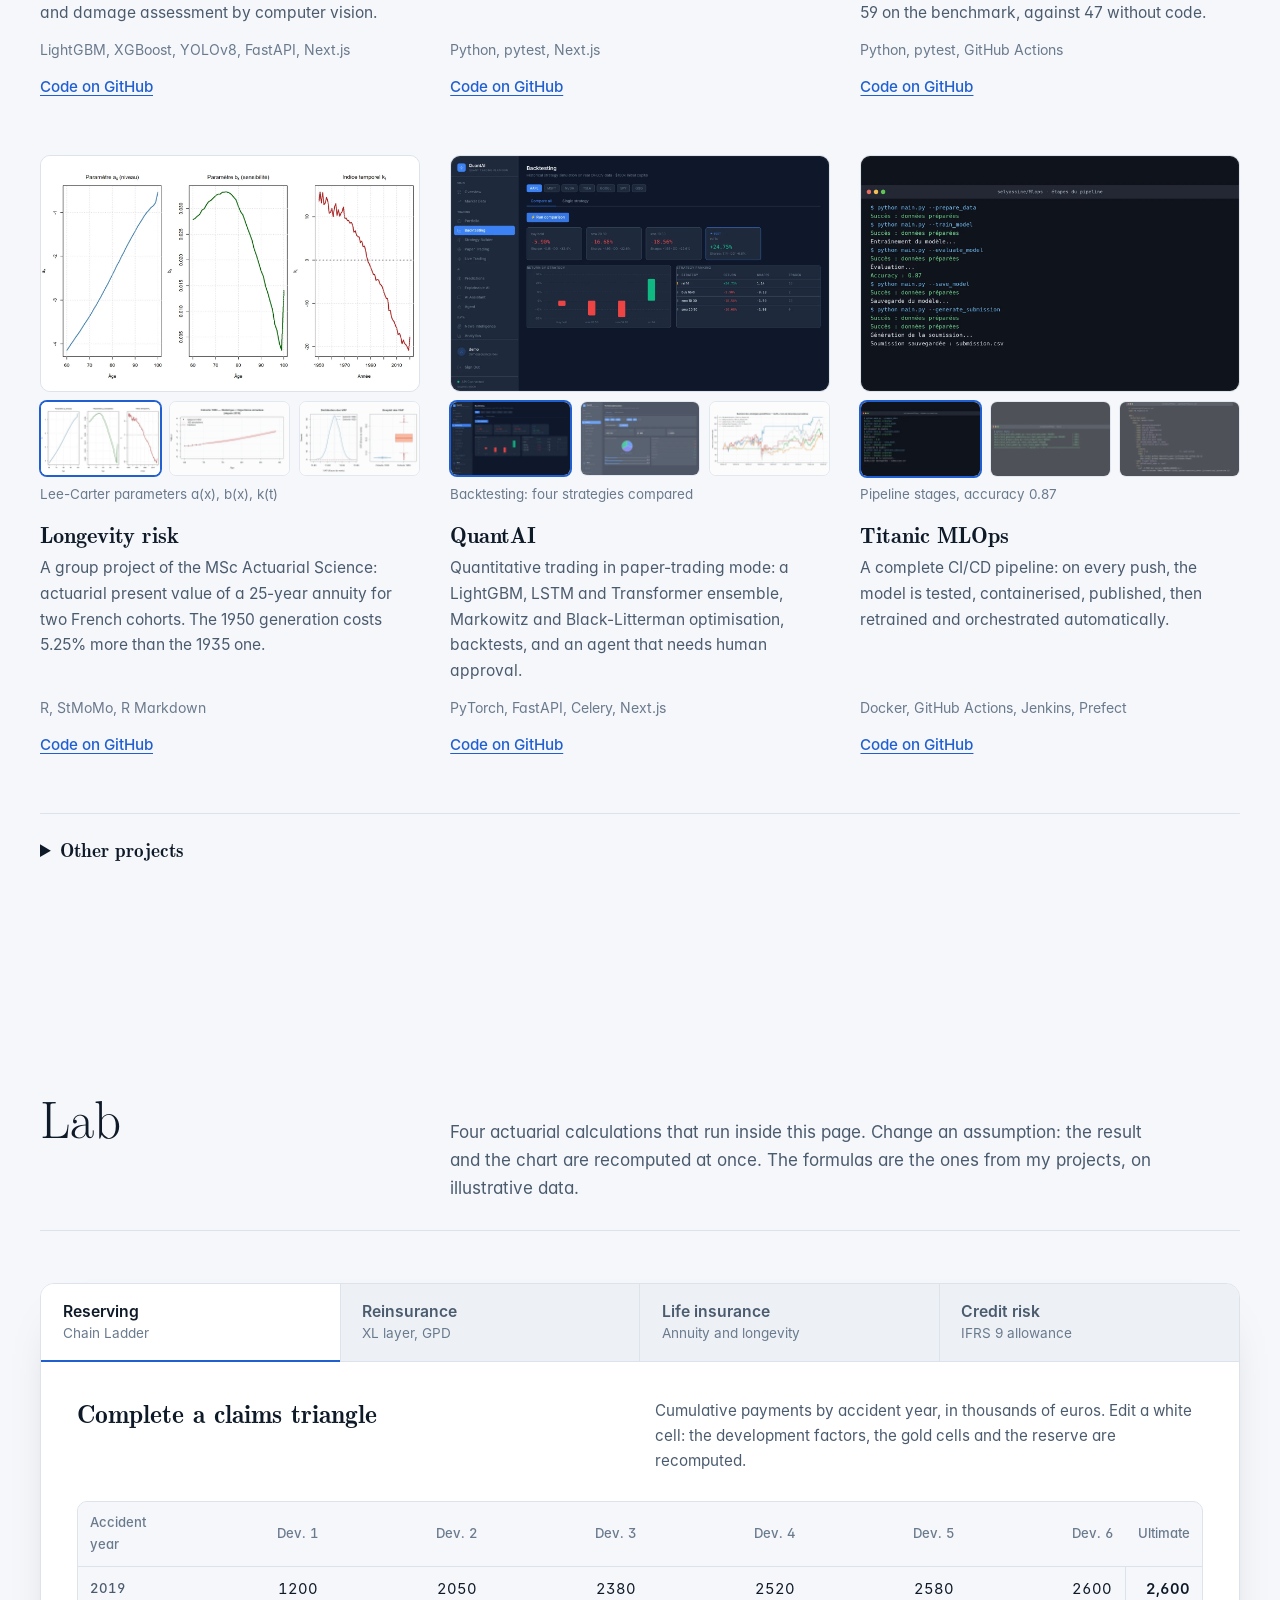
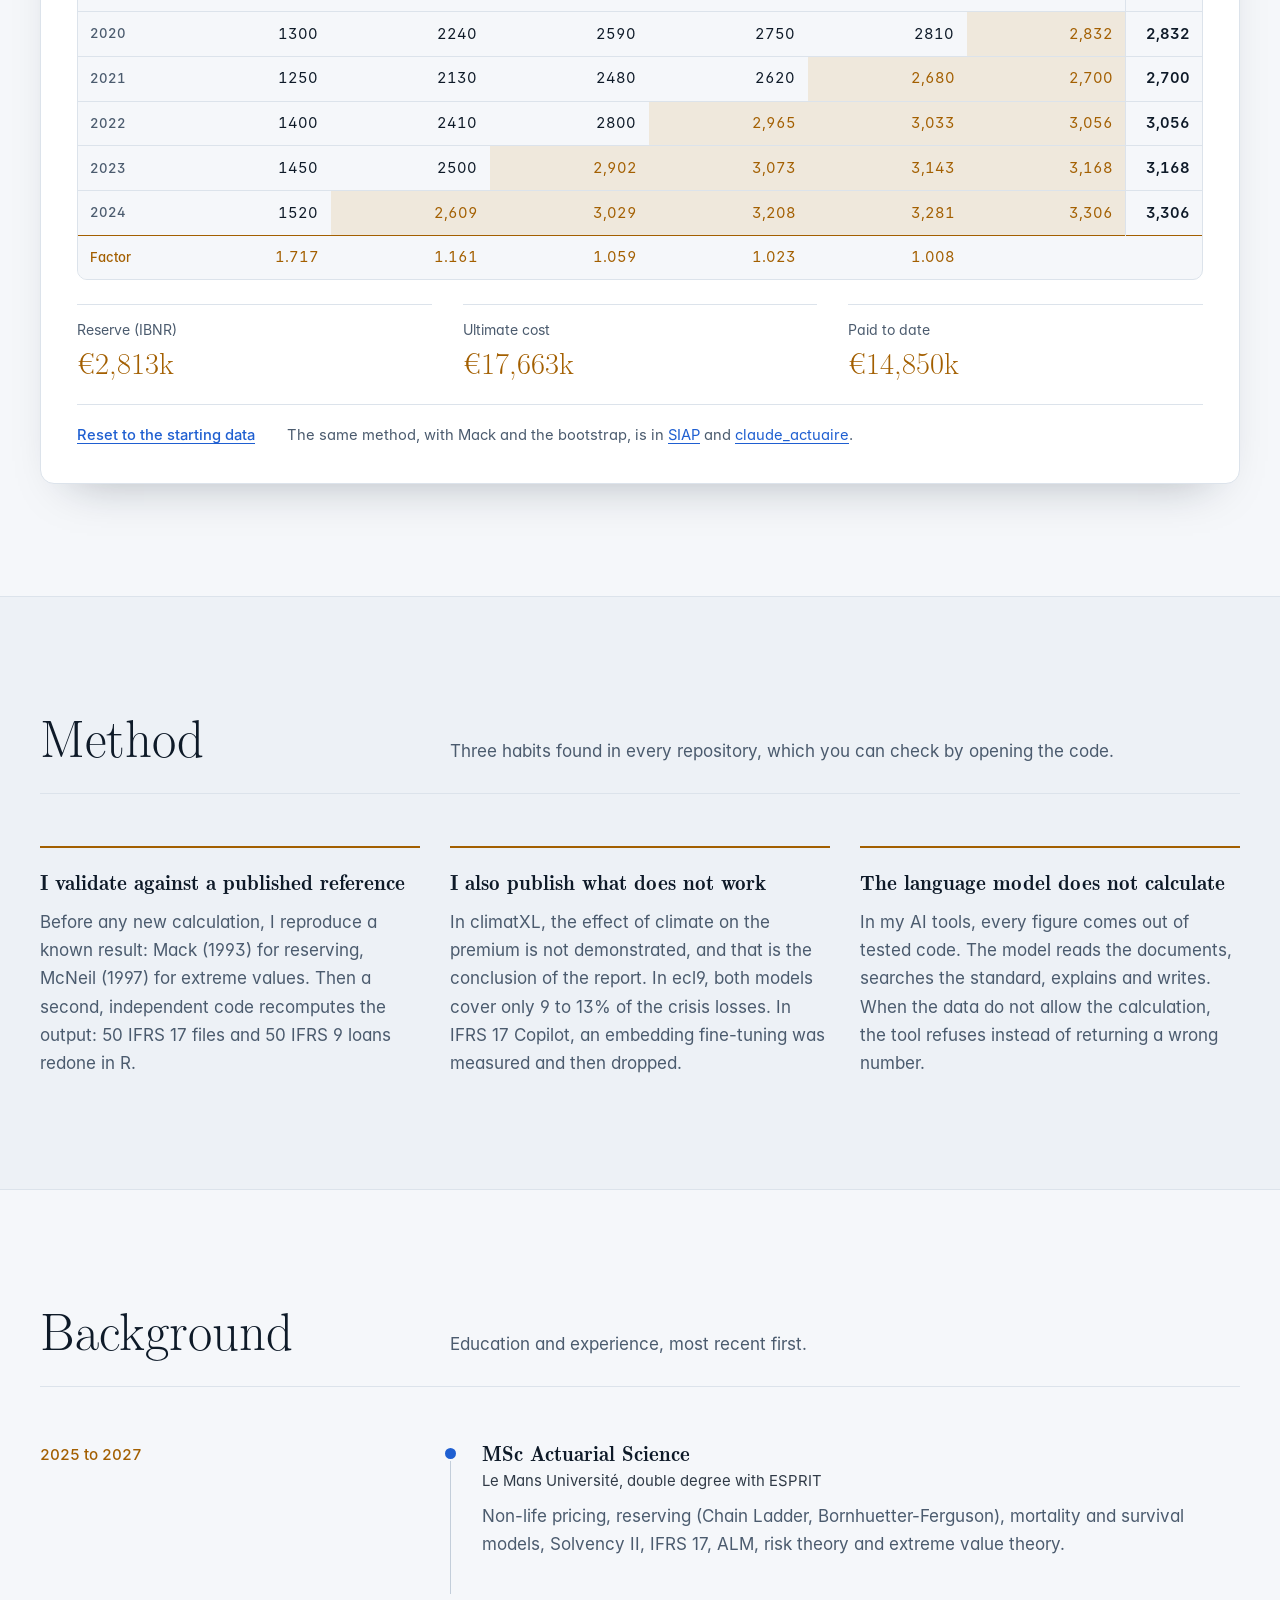
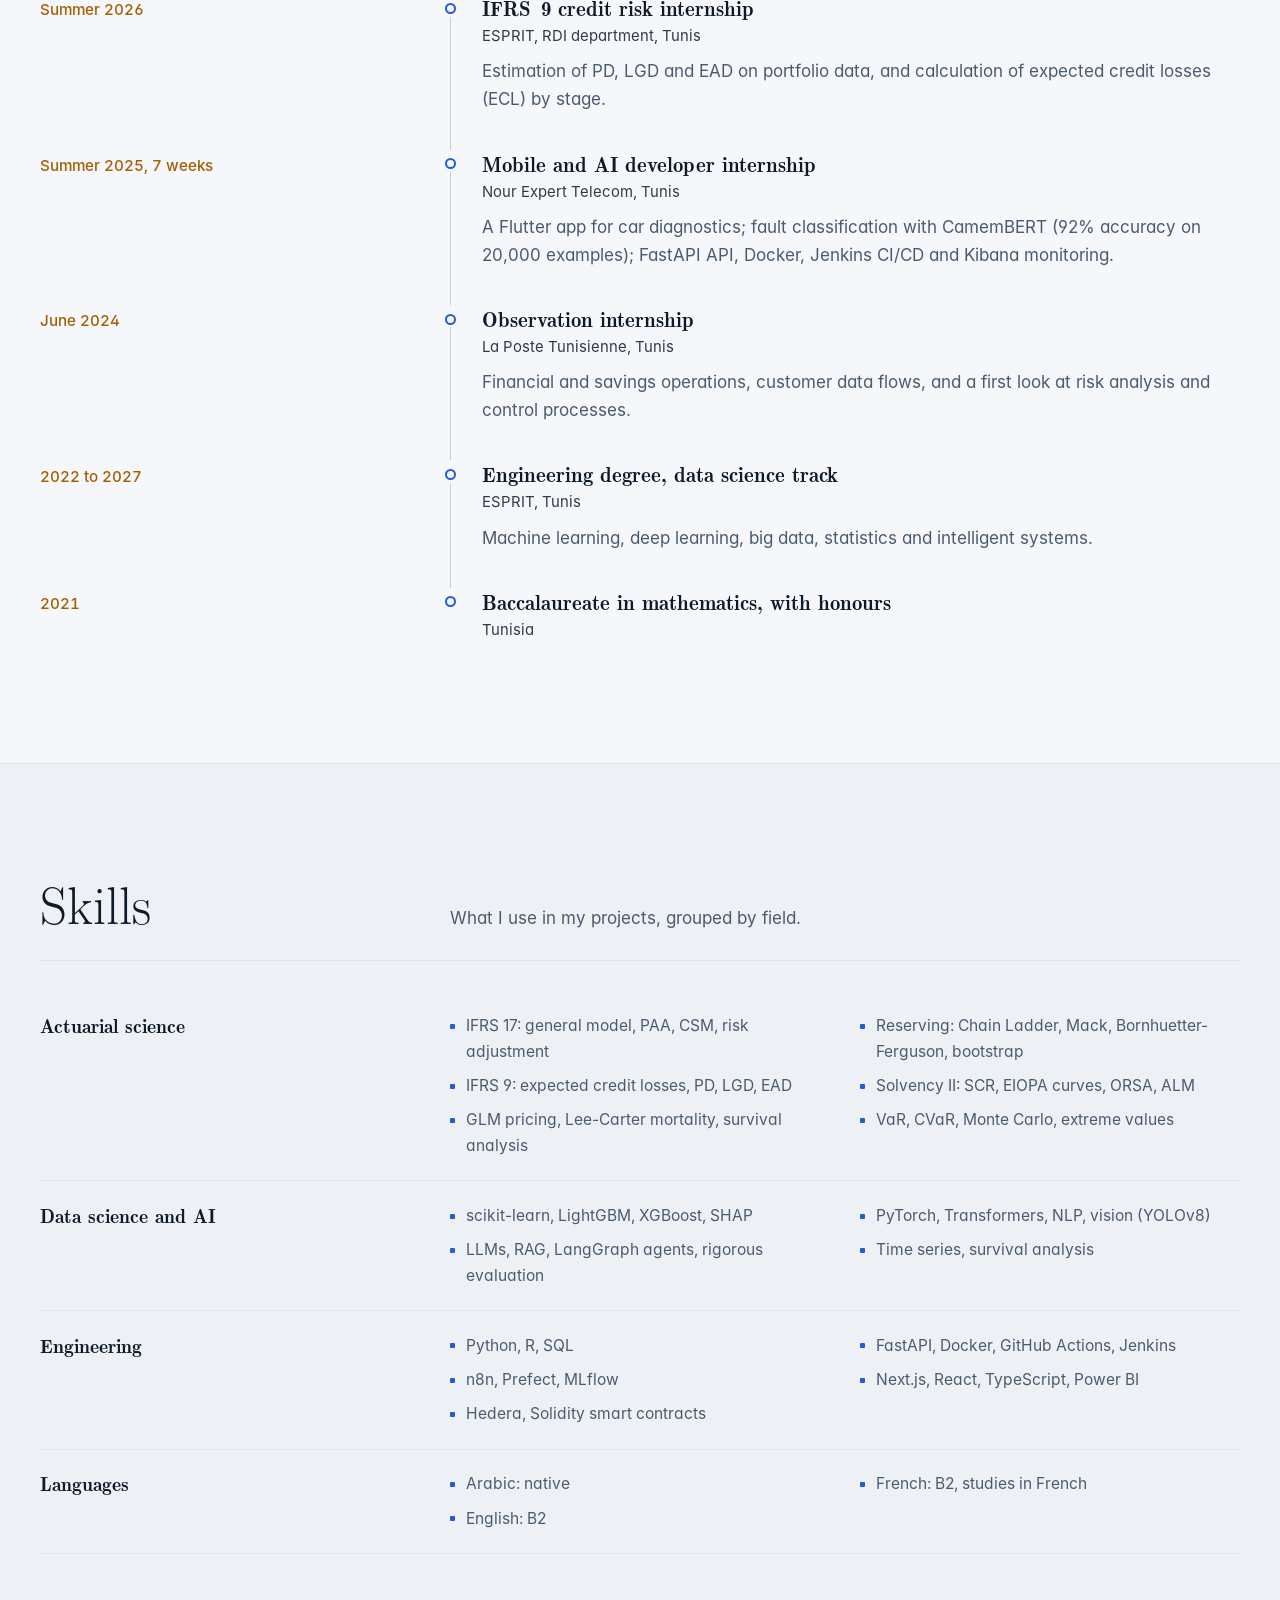
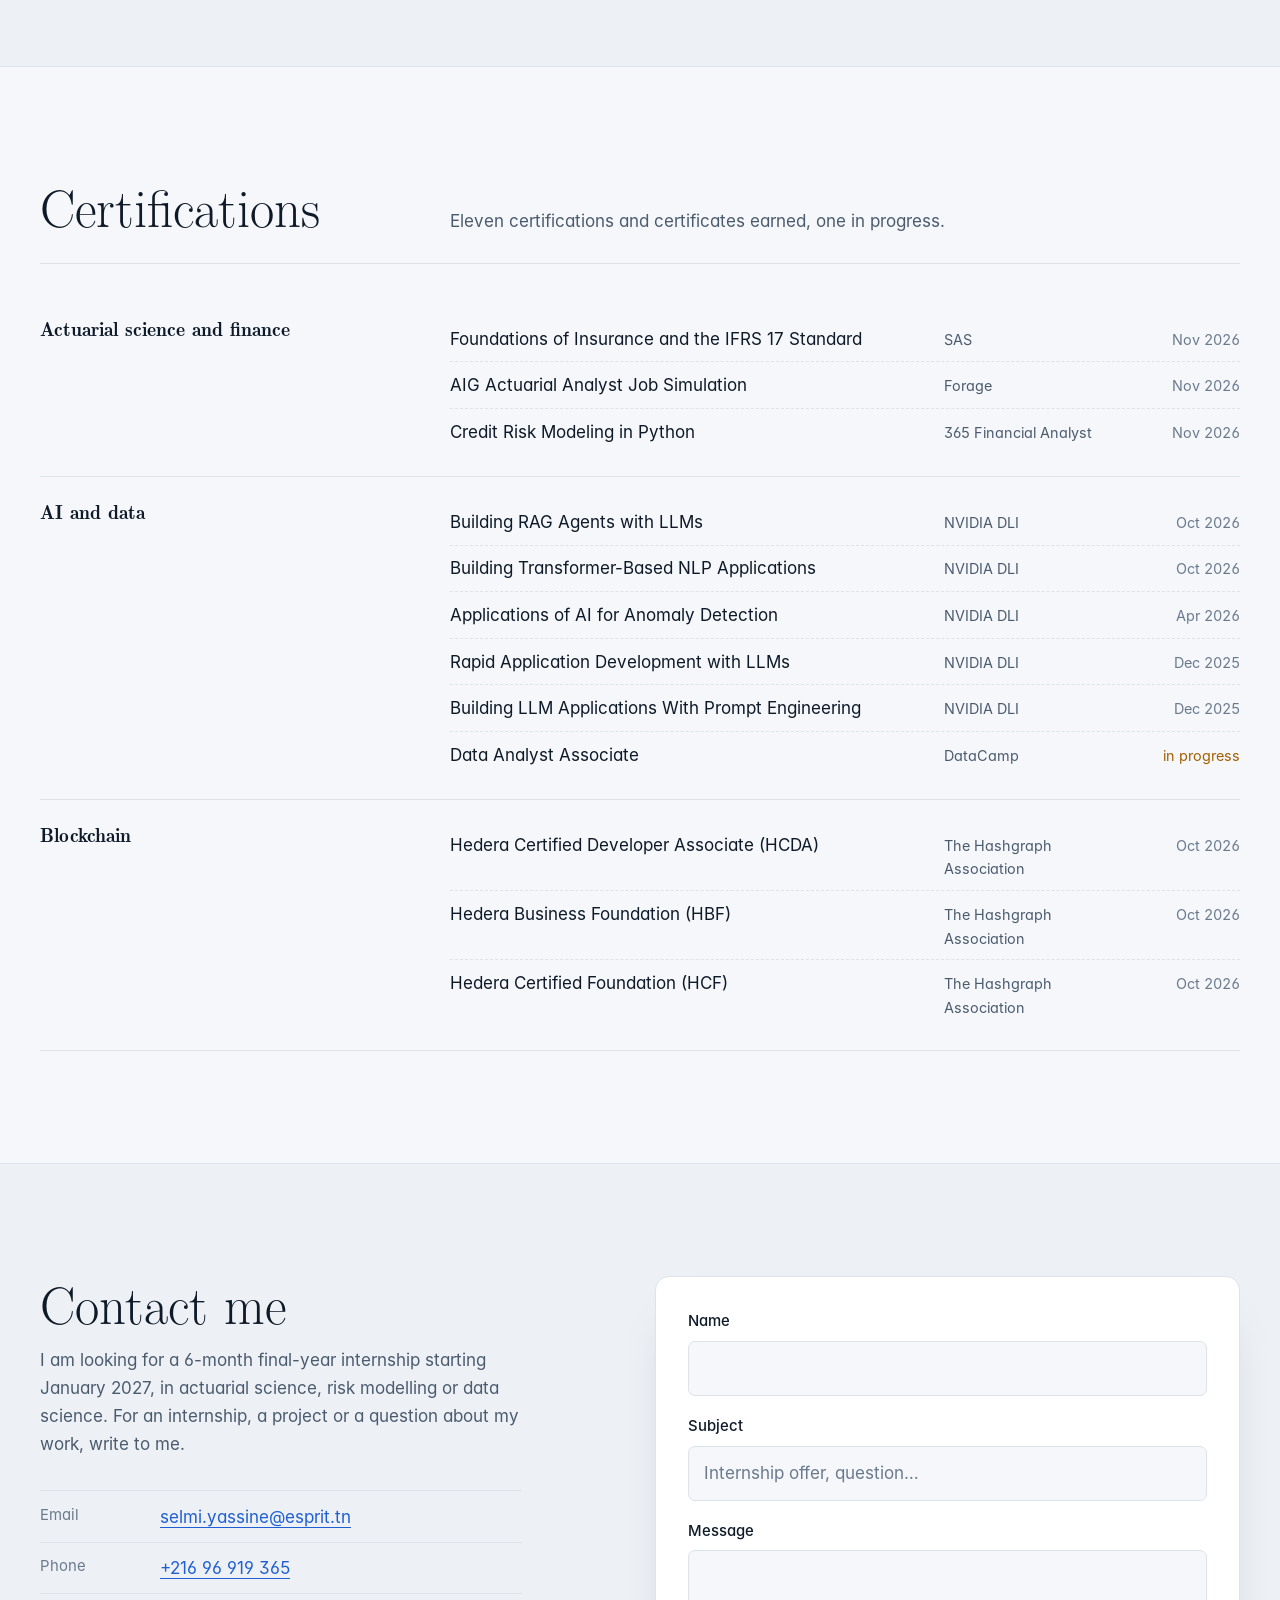
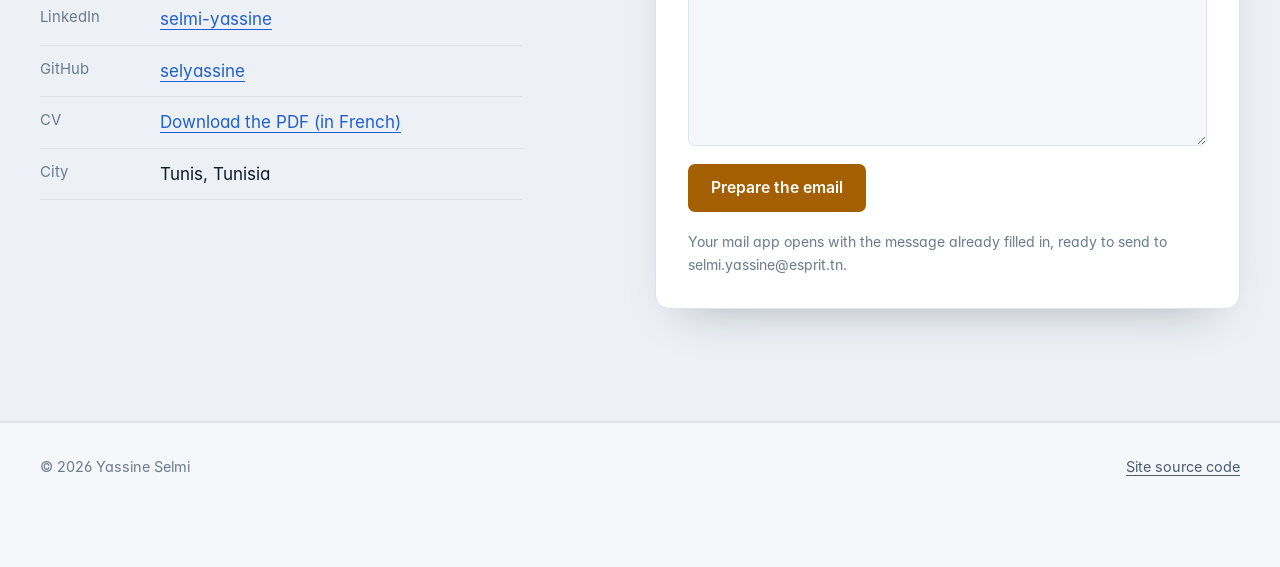
<file: en/index.html>
<!doctype html>
<html lang="en" data-theme="light">
<head>
  <meta charset="utf-8">
  <meta name="viewport" content="width=device-width, initial-scale=1">
  <title>Yassine Selmi — Actuarial science and data science</title>
  <meta name="description" content="Data science engineering student (ESPRIT) and MSc Actuarial Science student (Le Mans Université). IFRS 17, reserving, Solvency II, machine learning and LLMs.">
  <meta name="author" content="Yassine Selmi">
  <link rel="canonical" href="https://selyassine.github.io/en/">
  <link rel="alternate" hreflang="fr" href="https://selyassine.github.io/">
  <link rel="alternate" hreflang="en" href="https://selyassine.github.io/en/">
  <meta property="og:type" content="website">
  <meta property="og:url" content="https://selyassine.github.io/en/">
  <meta property="og:title" content="Yassine Selmi — Actuarial science and data science">
  <meta property="og:description" content="IFRS 17, reserving, Solvency II, machine learning and LLMs: projects, background and certifications.">
  <meta property="og:image" content="https://selyassine.github.io/assets/img/og.jpg">
  <meta name="twitter:card" content="summary_large_image">
  <link rel="icon" href="data:image/svg+xml,%3Csvg xmlns='http://www.w3.org/2000/svg' viewBox='0 0 64 64'%3E%3Crect width='64' height='64' rx='14' fill='%230B1420'/%3E%3Ctext x='32' y='43' font-family='Georgia,serif' font-size='30' text-anchor='middle' fill='%23F2B544'%3EYS%3C/text%3E%3C/svg%3E">
  <meta name="theme-color" content="#F5F7FA">
  <link rel="preload" href="../assets/fonts/lmroman17-regular.woff" as="font" type="font/woff" crossorigin>
  <link rel="preload" href="../assets/fonts/inter-400.woff" as="font" type="font/woff" crossorigin>
  <script>try{var t=localStorage.getItem("theme");if(t==="light"||t==="dark")document.documentElement.dataset.theme=t}catch(e){}</script>
  <link rel="stylesheet" href="../assets/style.css?v=20261117d">
  <script type="application/ld+json">
  {"@context":"https://schema.org","@type":"Person","name":"Yassine Selmi","jobTitle":"Data science engineering student and actuarial science student","url":"https://selyassine.github.io/en/","email":"mailto:selmi.yassine@esprit.tn","address":{"@type":"PostalAddress","addressLocality":"Tunis","addressCountry":"TN"},"alumniOf":[{"@type":"CollegeOrUniversity","name":"ESPRIT"},{"@type":"CollegeOrUniversity","name":"Le Mans Université"}],"sameAs":["https://github.com/selyassine","https://www.linkedin.com/in/selmi-yassine-437503311/"]}
  </script>
</head>
<body>
  <a class="skip" href="#contenu">Skip to content</a>

  <header class="nav" id="haut">
    <div class="wrap nav__inner">
      <a class="nav__brand" href="#haut" aria-label="Yassine Selmi, back to top">Yassine Selmi</a>
      <button class="nav__toggle" id="nav-toggle" type="button" aria-expanded="false" aria-controls="nav-links">Menu</button>
      <nav aria-label="Main navigation">
        <ul class="nav__links" id="nav-links">
          <li><a href="#projets">Projects</a></li>
          <li><a href="#laboratoire">Lab</a></li>
          <li><a href="#methode">Method</a></li>
          <li><a href="#parcours">Background</a></li>
          <li><a href="#competences">Skills</a></li>
          <li><a href="#certifications">Certifications</a></li>
          <li><a class="nav__lang" href="../" lang="fr" hreflang="fr">Français</a></li>
          <li><a class="nav__cta" href="#contact">Contact me</a></li>
        </ul>
      </nav>
      <button class="nav__theme" id="theme-toggle" type="button" aria-label="Switch to light theme"><svg viewBox="0 0 24 24" width="18" height="18" aria-hidden="true" focusable="false"><circle cx="12" cy="12" r="8.5" fill="none" stroke="currentColor" stroke-width="1.6"/><path d="M12 3.5a8.5 8.5 0 0 1 0 17z" fill="currentColor"/></svg><span class="nav__theme-label">Theme</span></button>
    </div>
  </header>

  <main id="contenu">
    <!-- Présentation -->
    <section class="hero" aria-labelledby="titre">
      <div class="wrap hero__grid">
        <div class="hero__text">
          <p class="status"><span class="status__dot" aria-hidden="true"></span>Available for a 6-month final-year internship, starting January 2027</p>
          <h1 id="titre">I connect actuarial calculation with artificial intelligence, and I check every number.</h1>
          <p class="lead">Data science engineering student at <strong>ESPRIT</strong> and <strong>MSc Actuarial Science student at Le Mans Université</strong>. I build IFRS 17, reserving and pricing tools where code does the calculation and the language model does the explaining.</p>
          <div class="actions">
            <a class="btn btn--primary" href="#projets">See my projects</a>
            <a class="btn btn--ghost" href="../assets/CV_Yassine_Selmi.pdf" download>Download my CV (in French)</a>
          </div>
          <ul class="links" aria-label="Online profiles">
            <li><a href="https://github.com/selyassine" rel="me">GitHub</a></li>
            <li><a href="https://www.linkedin.com/in/selmi-yassine-437503311/" rel="me">LinkedIn</a></li>
            <li><a href="mailto:selmi.yassine@esprit.tn">selmi.yassine@esprit.tn</a></li>
          </ul>
        </div>
        <aside class="idcard" aria-label="At a glance">
          <img class="idcard__photo" src="../assets/img/yassine-selmi.webp" width="720" height="720" alt="Portrait of Yassine Selmi" fetchpriority="high">
          <div class="idcard__body">
            <p class="idcard__name">Yassine Selmi</p>
            <p class="idcard__place">Tunis, graduating in 2027</p>
          </div>
          <dl class="idcard__facts">
            <div><dt>Education</dt><dd>Data science engineering, ESPRIT<br>MSc Actuarial Science, Le Mans Université</dd></div>
            <div><dt>Languages</dt><dd>Arabic, French (B2), English (B2)</dd></div>
          </dl>
        </aside>
      </div>

      <!-- Le moment fort : 5 000 trajectoires simulées en direct -->
      <div class="wrap">
        <figure class="sim" id="sim">
          <figcaption class="sim__head">
            <h2 class="sim__title">5,000 mortality scenarios, simulated just now in your browser</h2>
            <p class="sim__note">Each line is one possible path of a mortality index over 25 years: a random walk with drift, the engine of the Lee-Carter model I use to measure longevity risk. Illustrative parameters.</p>
          </figcaption>
          <canvas class="sim__canvas" id="sim-canvas" role="img" aria-label="Fan of simulated paths of a mortality index over 25 years, with the median and the 5% to 95% band."></canvas>
          <div class="sim__foot">
            <ul class="sim__legend">
              <li><span class="key key--path" aria-hidden="true"></span>Simulated paths</li>
              <li><span class="key key--median" aria-hidden="true"></span>Median</li>
              <li><span class="key key--band" aria-hidden="true"></span>90% of scenarios</li>
            </ul>
            <p class="sim__result" id="sim-result" aria-live="polite"></p>
            <button class="replay" id="sim-replay" type="button">Draw 5,000 new scenarios</button>
          </div>
        </figure>

        <ul class="proofs" aria-label="Checkable figures, each linked to the repository that computes it">
          <li><a href="https://github.com/selyassine/ifrs17-copilot"><span class="proof__value">50/50</span><span class="proof__label">IFRS 17 files recomputed to the cent by an independent R script</span><span class="proof__src">Source: IFRS 17 Copilot</span></a></li>
          <li><a href="https://github.com/selyassine/claude_actuaire"><span class="proof__value">59/59</span><span class="proof__label">published values reproduced (Mack 1993, McNeil 1997)</span><span class="proof__src">Source: claude_actuaire</span></a></li>
          <li><a href="https://github.com/selyassine/ecl9"><span class="proof__value">+41%</span><span class="proof__label">IFRS 9 allowance with LightGBM at 31 December 2007</span><span class="proof__src">Source: ecl9</span></a></li>
          <li><a href="https://github.com/selyassine/SIAP"><span class="proof__value">678,000</span><span class="proof__label">policies priced with GLM and LightGBM</span><span class="proof__src">Source: SIAP</span></a></li>
        </ul>
      </div>
    </section>

    <!-- Projets -->
    <section class="section" id="projets" aria-labelledby="t-projets">
      <div class="wrap">
        <div class="section__head">
          <h2 id="t-projets">Projects</h2>
          <p>Three studies that each answer one precise question, then the platforms and tools. Every figure comes from the repository that computes it.</p>
        </div>

        <div class="filters" role="group" aria-label="Filter projects by field">
          <button class="chip" type="button" data-filter="tous" aria-pressed="true">All</button>
          <button class="chip" type="button" data-filter="ifrs" aria-pressed="false">IFRS and credit risk</button>
          <button class="chip" type="button" data-filter="nonvie" aria-pressed="false">Non-life and reinsurance</button>
          <button class="chip" type="button" data-filter="vie" aria-pressed="false">Life insurance</button>
          <button class="chip" type="button" data-filter="ia" aria-pressed="false">Data and AI</button>
          <p class="filters__count" id="filtre-compte" aria-live="polite"></p>
        </div>

        <article class="feature" data-dom="ifrs ia">
          <figure class="gallery feature__media">
            <a class="gallery__main" href="../assets/img/projets/ifrs17-copilot-1.webp">
              <img src="../assets/img/projets/ifrs17-copilot-1.webp" width="1400" height="875" loading="lazy" alt="Workspace overview">
            </a>
            <div class="gallery__thumbs">
              <a class="gallery__thumb" href="../assets/img/projets/ifrs17-copilot-1.webp" data-caption="Workspace overview" aria-label="Show image 1: Workspace overview" aria-current="true"><img src="../assets/img/projets/ifrs17-copilot-1-mini.webp" width="480" height="300" loading="lazy" alt=""></a>
              <a class="gallery__thumb" href="../assets/img/projets/ifrs17-copilot-2.webp" data-caption="Agent chain on a case file" aria-label="Show image 2: Agent chain on a case file"><img src="../assets/img/projets/ifrs17-copilot-2-mini.webp" width="480" height="300" loading="lazy" alt=""></a>
              <a class="gallery__thumb" href="../assets/img/projets/ifrs17-copilot-3.webp" data-caption="Generated IFRS 17 actuarial note" aria-label="Show image 3: Generated IFRS 17 actuarial note"><img src="../assets/img/projets/ifrs17-copilot-3-mini.webp" width="480" height="300" loading="lazy" alt=""></a>
            </div>
            <figcaption class="gallery__caption">Workspace overview</figcaption>
          </figure>
          <div class="feature__body">
            <p class="kicker">Can a language model write an IFRS 17 memo without making up a number?</p>
            <h3><a href="https://github.com/selyassine/ifrs17-copilot">IFRS 17 Copilot</a></h3>
            <p>A multi-agent copilot reads an insurance file (PDF, scan, Excel or a spoken question), computes the contractual service margin and the liability for incurred claims, then writes a memo that is cited, checked and submitted for human approval. Code calculates, the model explains.</p>
            <dl class="figures">
              <div><dt>Recomputed by an independent R script</dt><dd>50 / 50 files to the cent</dd></div>
              <div><dt>Retrieval in the standard</dt><dd>Recall@5 from 0.52 to 0.75</dd></div>
              <div><dt>Automated tests</dt><dd>370+, CI passing</dd></div>
            </dl>
            <p class="stack">Python, FastAPI, LangGraph, RAG, Qdrant, n8n</p>
            <p class="project__links"><a href="https://github.com/selyassine/ifrs17-copilot">Code on GitHub</a></p>
          </div>
        </article>

        <article class="feature" data-dom="ifrs ia">
          <figure class="gallery feature__media">
            <a class="gallery__main" href="../assets/img/projets/ecl9-1.webp">
              <img src="../assets/img/projets/ecl9-1.webp" width="1400" height="875" loading="lazy" alt="The answer: +41% allowance at 31/12/2007">
            </a>
            <div class="gallery__thumbs">
              <a class="gallery__thumb" href="../assets/img/projets/ecl9-1.webp" data-caption="The answer: +41% allowance at 31/12/2007" aria-label="Show image 1: The answer: +41% allowance at 31/12/2007" aria-current="true"><img src="../assets/img/projets/ecl9-1-mini.webp" width="480" height="300" loading="lazy" alt=""></a>
              <a class="gallery__thumb" href="../assets/img/projets/ecl9-2.webp" data-caption="Allowance and losses, quarter by quarter" aria-label="Show image 2: Allowance and losses, quarter by quarter"><img src="../assets/img/projets/ecl9-2-mini.webp" width="480" height="300" loading="lazy" alt=""></a>
              <a class="gallery__thumb" href="../assets/img/projets/ecl9-3.webp" data-caption="Scenario weights and their effect on the allowance" aria-label="Show image 3: Scenario weights and their effect on the allowance"><img src="../assets/img/projets/ecl9-3-mini.webp" width="480" height="300" loading="lazy" alt=""></a>
            </div>
            <figcaption class="gallery__caption">The answer: +41% allowance at 31/12/2007</figcaption>
          </figure>
          <div class="feature__body">
            <p class="kicker">Does machine learning really change the IFRS 9 allowance?</p>
            <h3><a href="https://github.com/selyassine/ecl9">ecl9</a></h3>
            <p>A loan-by-loan expected credit loss engine on Freddie Mac US mortgages. The models are trained on 2000-2005 and tested on 2006-2008: they go through the crisis without having seen it.</p>
            <dl class="figures">
              <div><dt>LightGBM versus logistic, end of 2007</dt><dd>+49% allowance</dd></div>
              <div><dt>Share of later realised losses covered</dt><dd>only 9 to 13%</dd></div>
              <div><dt>Independent recalculation in R</dt><dd>50 loans</dd></div>
            </dl>
            <p class="stack">Python, LightGBM, discrete-time survival, pytest, Quarto</p>
            <p class="project__links"><a href="https://selyassine.github.io/ecl9/">Read the provisioning note (in French)</a><a href="https://github.com/selyassine/ecl9">Code on GitHub</a></p>
          </div>
        </article>

        <article class="feature" data-dom="nonvie">
          <figure class="gallery feature__media">
            <a class="gallery__main" href="../assets/img/projets/climatxl-1.webp">
              <img src="../assets/img/projets/climatxl-1.webp" width="1400" height="875" loading="lazy" alt="Shiny pricing app">
            </a>
            <div class="gallery__thumbs">
              <a class="gallery__thumb" href="../assets/img/projets/climatxl-1.webp" data-caption="Shiny pricing app" aria-label="Show image 1: Shiny pricing app" aria-current="true"><img src="../assets/img/projets/climatxl-1-mini.webp" width="480" height="300" loading="lazy" alt=""></a>
              <a class="gallery__thumb" href="../assets/img/projets/climatxl-2.webp" data-caption="2035 climate loading: bootstrap distribution" aria-label="Show image 2: 2035 climate loading: bootstrap distribution"><img src="../assets/img/projets/climatxl-2-mini.webp" width="480" height="300" loading="lazy" alt=""></a>
              <a class="gallery__thumb" href="../assets/img/projets/climatxl-3.webp" data-caption="Threshold choice: mean excess and stability of ξ" aria-label="Show image 3: Threshold choice: mean excess and stability of ξ"><img src="../assets/img/projets/climatxl-3-mini.webp" width="480" height="300" loading="lazy" alt=""></a>
            </div>
            <figcaption class="gallery__caption">Shiny pricing app</figcaption>
          </figure>
          <div class="feature__body">
            <p class="kicker">Does climate make catastrophe reinsurance more expensive?</p>
            <h3><a href="https://github.com/selyassine/climatXL">climatXL</a></h3>
            <p>An R package that fits extreme value distributions, first stationary and then climate-dependent, to NOAA damages for 1996-2024, and derives the premium of an excess-of-loss layer. The answer over this period: not demonstrably.</p>
            <dl class="figures">
              <div><dt>Pure premium of the layer, 2024 then 2035</dt><dd>$2,176m to $2,762m</dd></div>
              <div><dt>Validation</dt><dd>McNeil (1997) reproduced</dd></div>
              <div><dt>Backtest</dt><dd>2013-2024</dd></div>
            </dl>
            <p class="stack">R, targets, testthat, Quarto, Shiny</p>
            <p class="project__links"><a href="https://selyassine.github.io/climatXL/">Read the report (in French)</a><a href="https://climatxl.shinyapps.io/climatXL/">Open the app</a><a href="https://github.com/selyassine/climatXL">Code on GitHub</a></p>
          </div>
        </article>

        <h3 class="subhead" id="t-plateformes">Platforms and tools</h3>
        <div class="projects">
          <article class="project" data-dom="nonvie ia">
            <figure class="gallery">
              <a class="gallery__main" href="../assets/img/projets/siap-1.webp">
                <img src="../assets/img/projets/siap-1.webp" width="1400" height="875" loading="lazy" alt="Pricing: recommended premium">
              </a>
              <div class="gallery__thumbs">
                <a class="gallery__thumb" href="../assets/img/projets/siap-1.webp" data-caption="Pricing: recommended premium" aria-label="Show image 1: Pricing: recommended premium" aria-current="true"><img src="../assets/img/projets/siap-1-mini.webp" width="480" height="300" loading="lazy" alt=""></a>
                <a class="gallery__thumb" href="../assets/img/projets/siap-2.webp" data-caption="IBNR reserving: triangle and reserves" aria-label="Show image 2: IBNR reserving: triangle and reserves"><img src="../assets/img/projets/siap-2-mini.webp" width="480" height="300" loading="lazy" alt=""></a>
                <a class="gallery__thumb" href="../assets/img/projets/siap-3.webp" data-caption="Vision: detected damage and estimated cost" aria-label="Show image 3: Vision: detected damage and estimated cost"><img src="../assets/img/projets/siap-3-mini.webp" width="480" height="300" loading="lazy" alt=""></a>
              </div>
              <figcaption class="gallery__caption">Pricing: recommended premium</figcaption>
            </figure>
            <h3><a href="https://github.com/selyassine/SIAP">SIAP</a></h3>
            <p>A non-life insurance platform: GLM and LightGBM pricing on 678,000 policies, fraud detection (AUC 0.82), IBNR by Chain Ladder, Mack and bootstrap, and damage assessment by computer vision.</p>
            <p class="stack">LightGBM, XGBoost, YOLOv8, FastAPI, Next.js</p>
            <p class="project__links"><a href="https://github.com/selyassine/SIAP">Code on GitHub</a></p>
          </article>
          <article class="project" data-dom="vie">
            <figure class="gallery">
              <a class="gallery__main" href="../assets/img/projets/vitaai-1.webp">
                <img src="../assets/img/projets/vitaai-1.webp" width="1400" height="875" loading="lazy" alt="Platform home page">
              </a>
              <div class="gallery__thumbs">
                <a class="gallery__thumb" href="../assets/img/projets/vitaai-1.webp" data-caption="Platform home page" aria-label="Show image 1: Platform home page" aria-current="true"><img src="../assets/img/projets/vitaai-1-mini.webp" width="480" height="300" loading="lazy" alt=""></a>
                <a class="gallery__thumb" href="../assets/img/projets/vitaai-2.webp" data-caption="Module M4: SCR" aria-label="Show image 2: Module M4: SCR"><img src="../assets/img/projets/vitaai-2-mini.webp" width="480" height="300" loading="lazy" alt=""></a>
                <a class="gallery__thumb" href="../assets/img/projets/vitaai-3.webp" data-caption="Demo: margin vs lapse trade-off (M9)" aria-label="Show image 3: Demo: margin vs lapse trade-off (M9)"><img src="../assets/img/projets/vitaai-3-mini.webp" width="480" height="300" loading="lazy" alt=""></a>
              </div>
              <figcaption class="gallery__caption">Platform home page</figcaption>
            </figure>
            <h3><a href="https://github.com/selyassine/VITA">VitaAI</a></h3>
            <p>A life insurer simulated in 15 modules: Lee-Carter mortality, reserves, SCR on EIOPA curves, 99.5% longevity VaR, ALM and ORSA.</p>
            <p class="stack">Python, pytest, Next.js</p>
            <p class="project__links"><a href="https://github.com/selyassine/VITA">Code on GitHub</a></p>
          </article>
          <article class="project" data-dom="nonvie vie ia">
            <figure class="gallery">
              <a class="gallery__main" href="../assets/img/projets/claude-actuaire-1.webp">
                <img src="../assets/img/projets/claude-actuaire-1.webp" width="1400" height="875" loading="lazy" alt="Mack (1993) on the RAA triangle">
              </a>
              <div class="gallery__thumbs">
                <a class="gallery__thumb" href="../assets/img/projets/claude-actuaire-1.webp" data-caption="Mack (1993) on the RAA triangle" aria-label="Show image 1: Mack (1993) on the RAA triangle" aria-current="true"><img src="../assets/img/projets/claude-actuaire-1-mini.webp" width="480" height="300" loading="lazy" alt=""></a>
                <a class="gallery__thumb" href="../assets/img/projets/claude-actuaire-2.webp" data-caption="GPD on the Danish fire losses" aria-label="Show image 2: GPD on the Danish fire losses"><img src="../assets/img/projets/claude-actuaire-2-mini.webp" width="480" height="300" loading="lazy" alt=""></a>
                <a class="gallery__thumb" href="../assets/img/projets/claude-actuaire-3.webp" data-caption="Engine commands and 409 passing tests" aria-label="Show image 3: Engine commands and 409 passing tests"><img src="../assets/img/projets/claude-actuaire-3-mini.webp" width="480" height="300" loading="lazy" alt=""></a>
              </div>
              <figcaption class="gallery__caption">Mack (1993) on the RAA triangle</figcaption>
            </figure>
            <h3><a href="https://github.com/selyassine/claude_actuaire">claude_actuaire</a></h3>
            <p>An actuarial calculation engine shipped as a skill for Claude, tested against published results (Mack 1993, McNeil 1997): 59 correct values out of 59 on the benchmark, against 47 without code.</p>
            <p class="stack">Python, pytest, GitHub Actions</p>
            <p class="project__links"><a href="https://github.com/selyassine/claude_actuaire">Code on GitHub</a></p>
          </article>
          <article class="project" data-dom="vie">
            <figure class="gallery">
              <a class="gallery__main" href="../assets/img/projets/longevite-1.webp">
                <img src="../assets/img/projets/longevite-1.webp" width="1400" height="875" loading="lazy" alt="Lee-Carter parameters a(x), b(x), k(t)">
              </a>
              <div class="gallery__thumbs">
                <a class="gallery__thumb" href="../assets/img/projets/longevite-1.webp" data-caption="Lee-Carter parameters a(x), b(x), k(t)" aria-label="Show image 1: Lee-Carter parameters a(x), b(x), k(t)" aria-current="true"><img src="../assets/img/projets/longevite-1-mini.webp" width="480" height="300" loading="lazy" alt=""></a>
                <a class="gallery__thumb" href="../assets/img/projets/longevite-2.webp" data-caption="1950 cohort: simulated paths" aria-label="Show image 2: 1950 cohort: simulated paths"><img src="../assets/img/projets/longevite-2-mini.webp" width="480" height="300" loading="lazy" alt=""></a>
                <a class="gallery__thumb" href="../assets/img/projets/longevite-3.webp" data-caption="Annuity value distribution for both cohorts" aria-label="Show image 3: Annuity value distribution for both cohorts"><img src="../assets/img/projets/longevite-3-mini.webp" width="480" height="300" loading="lazy" alt=""></a>
              </div>
              <figcaption class="gallery__caption">Lee-Carter parameters a(x), b(x), k(t)</figcaption>
            </figure>
            <h3><a href="https://github.com/selyassine/actuariat-vie-longevite">Longevity risk</a></h3>
            <p>A group project of the MSc Actuarial Science: actuarial present value of a 25-year annuity for two French cohorts. The 1950 generation costs 5.25% more than the 1935 one.</p>
            <p class="stack">R, StMoMo, R Markdown</p>
            <p class="project__links"><a href="https://github.com/selyassine/actuariat-vie-longevite">Code on GitHub</a></p>
          </article>
          <article class="project" data-dom="ia">
            <figure class="gallery">
              <a class="gallery__main" href="../assets/img/projets/quantai-1.webp">
                <img src="../assets/img/projets/quantai-1.webp" width="1400" height="875" loading="lazy" alt="Backtesting: four strategies compared">
              </a>
              <div class="gallery__thumbs">
                <a class="gallery__thumb" href="../assets/img/projets/quantai-1.webp" data-caption="Backtesting: four strategies compared" aria-label="Show image 1: Backtesting: four strategies compared" aria-current="true"><img src="../assets/img/projets/quantai-1-mini.webp" width="480" height="300" loading="lazy" alt=""></a>
                <a class="gallery__thumb" href="../assets/img/projets/quantai-2.webp" data-caption="Markowitz portfolio optimisation" aria-label="Show image 2: Markowitz portfolio optimisation"><img src="../assets/img/projets/quantai-2-mini.webp" width="480" height="300" loading="lazy" alt=""></a>
                <a class="gallery__thumb" href="../assets/img/projets/quantai-3.webp" data-caption="Backtest on AAPL, two years of data" aria-label="Show image 3: Backtest on AAPL, two years of data"><img src="../assets/img/projets/quantai-3-mini.webp" width="480" height="300" loading="lazy" alt=""></a>
              </div>
              <figcaption class="gallery__caption">Backtesting: four strategies compared</figcaption>
            </figure>
            <h3><a href="https://github.com/selyassine/Quant">QuantAI</a></h3>
            <p>Quantitative trading in paper-trading mode: a LightGBM, LSTM and Transformer ensemble, Markowitz and Black-Litterman optimisation, backtests, and an agent that needs human approval.</p>
            <p class="stack">PyTorch, FastAPI, Celery, Next.js</p>
            <p class="project__links"><a href="https://github.com/selyassine/Quant">Code on GitHub</a></p>
          </article>
          <article class="project" data-dom="ia">
            <figure class="gallery">
              <a class="gallery__main" href="../assets/img/projets/mlops-1.webp">
                <img src="../assets/img/projets/mlops-1.webp" width="1400" height="875" loading="lazy" alt="Pipeline stages, accuracy 0.87">
              </a>
              <div class="gallery__thumbs">
                <a class="gallery__thumb" href="../assets/img/projets/mlops-1.webp" data-caption="Pipeline stages, accuracy 0.87" aria-label="Show image 1: Pipeline stages, accuracy 0.87" aria-current="true"><img src="../assets/img/projets/mlops-1-mini.webp" width="480" height="300" loading="lazy" alt=""></a>
                <a class="gallery__thumb" href="../assets/img/projets/mlops-2.webp" data-caption="pytest tests" aria-label="Show image 2: pytest tests"><img src="../assets/img/projets/mlops-2-mini.webp" width="480" height="300" loading="lazy" alt=""></a>
                <a class="gallery__thumb" href="../assets/img/projets/mlops-3.webp" data-caption="GitHub Actions workflow" aria-label="Show image 3: GitHub Actions workflow"><img src="../assets/img/projets/mlops-3-mini.webp" width="480" height="300" loading="lazy" alt=""></a>
              </div>
              <figcaption class="gallery__caption">Pipeline stages, accuracy 0.87</figcaption>
            </figure>
            <h3><a href="https://github.com/selyassine/Mlops">Titanic MLOps</a></h3>
            <p>A complete CI/CD pipeline: on every push, the model is tested, containerised, published, then retrained and orchestrated automatically.</p>
            <p class="stack">Docker, GitHub Actions, Jenkins, Prefect</p>
            <p class="project__links"><a href="https://github.com/selyassine/Mlops">Code on GitHub</a></p>
          </article>
        </div>

        <details class="more">
          <summary>Other projects</summary>
          <ul>
            <li><strong>BI platform with a conversational agent</strong> (2025): Power BI dashboards with role-based security, and a LangChain and Mistral agent that turns questions into SQL.</li>
            <li><strong>Precision agriculture API</strong>: TensorFlow models served by FastAPI to optimise yields.</li>
            <li><strong>Donation web platform</strong>: a React, Node.js and MongoDB application that connects donors and recipients.</li>
            <li><strong>Social data analysis</strong>: indicators extracted with machine learning and reported in Tableau.</li>
          </ul>
        </details>
      </div>
    </section>

    <!-- Laboratoire -->
    <section class="section" id="laboratoire" aria-labelledby="t-labo">
      <div class="wrap">
        <div class="section__head">
          <h2 id="t-labo">Lab</h2>
          <p>Four actuarial calculations that run inside this page. Change an assumption: the result and the chart are recomputed at once. The formulas are the ones from my projects, on illustrative data.</p>
        </div>

        <div class="lab">
          <div class="lab__tabs" role="tablist" aria-label="Lab calculations">
            <button class="lab__tab" role="tab" id="tab-cl" aria-controls="panel-cl" aria-selected="true" type="button">Reserving<span>Chain Ladder</span></button>
            <button class="lab__tab" role="tab" id="tab-xl" aria-controls="panel-xl" aria-selected="false" tabindex="-1" type="button">Reinsurance<span>XL layer, GPD</span></button>
            <button class="lab__tab" role="tab" id="tab-rente" aria-controls="panel-rente" aria-selected="false" tabindex="-1" type="button">Life insurance<span>Annuity and longevity</span></button>
            <button class="lab__tab" role="tab" id="tab-ecl" aria-controls="panel-ecl" aria-selected="false" tabindex="-1" type="button">Credit risk<span>IFRS 9 allowance</span></button>
          </div>

          <div class="lab__panel" role="tabpanel" id="panel-cl" aria-labelledby="tab-cl" tabindex="0">
            <div class="lab__intro">
              <h3>Complete a claims triangle</h3>
              <p>Cumulative payments by accident year, in thousands of euros. Edit a white cell: the development factors, the gold cells and the reserve are recomputed.</p>
            </div>
            <div class="triangle__scroll" tabindex="0" role="region" aria-label="Editable development triangle">
              <table class="tri" id="tri"></table>
            </div>
            <div class="lab__out">
              <div><dt>Reserve (IBNR)</dt><dd id="cl-ibnr"></dd></div>
              <div><dt>Ultimate cost</dt><dd id="cl-ult"></dd></div>
              <div><dt>Paid to date</dt><dd id="cl-paid"></dd></div>
            </div>
            <p class="lab__foot"><button class="replay" id="cl-reset" type="button">Reset to the starting data</button><span>The same method, with Mack and the bootstrap, is in <a href="https://github.com/selyassine/SIAP">SIAP</a> and <a href="https://github.com/selyassine/claude_actuaire">claude_actuaire</a>.</span></p>
          </div>

          <div class="lab__panel" role="tabpanel" id="panel-xl" aria-labelledby="tab-xl" tabindex="0" hidden>
            <div class="lab__intro">
              <h3>Price an excess-of-loss layer</h3>
              <p>Claims above €10m follow a generalised Pareto distribution. The pure premium is the frequency times the average cost falling in the layer.</p>
            </div>
            <div class="lab__grid">
              <form class="lab__controls" id="xl-form">
                <label>Tail index ξ <output id="xl-xi-o"></output><input type="range" id="xl-xi" min="0.05" max="0.9" step="0.01" value="0.5"></label>
                <label>Scale σ, in €m <output id="xl-sigma-o"></output><input type="range" id="xl-sigma" min="1" max="20" step="0.5" value="7"></label>
                <label>Claims above the threshold, per year <output id="xl-lambda-o"></output><input type="range" id="xl-lambda" min="0.5" max="10" step="0.1" value="3"></label>
                <label>Attachment point, in €m <output id="xl-prio-o"></output><input type="range" id="xl-prio" min="10" max="100" step="1" value="30"></label>
                <label>Limit, in €m <output id="xl-portee-o"></output><input type="range" id="xl-portee" min="5" max="100" step="1" value="30"></label>
              </form>
              <div>
                <div class="lab__chart" id="xl-chart"></div>
                <div class="lab__out">
                  <div><dt>Annual pure premium</dt><dd id="xl-prime"></dd></div>
                  <div><dt>Rate on line</dt><dd id="xl-rol"></dd></div>
                  <div><dt>Claims that reach the layer</dt><dd id="xl-touch"></dd></div>
                </div>
              </div>
            </div>
            <p class="lab__foot"><span>Applied to real data, with a tail that depends on climate, in <a href="https://github.com/selyassine/climatXL">climatXL</a>.</span></p>
          </div>

          <div class="lab__panel" role="tabpanel" id="panel-rente" aria-labelledby="tab-rente" tabindex="0" hidden>
            <div class="lab__intro">
              <h3>Measure the cost of longevity on an annuity</h3>
              <p>Actuarial present value of an annuity of €10,000 a year, paid at year end. Lower mortality to see the price of a population that lives longer. Illustrative Makeham-type mortality, not a regulatory table.</p>
            </div>
            <div class="lab__grid">
              <form class="lab__controls" id="rente-form">
                <label>Age at purchase <output id="rente-age-o"></output><input type="range" id="rente-age" min="50" max="90" step="1" value="65"></label>
                <label>Annuity term, in years <output id="rente-duree-o"></output><input type="range" id="rente-duree" min="5" max="40" step="1" value="25"></label>
                <label>Discount rate <output id="rente-taux-o"></output><input type="range" id="rente-taux" min="0" max="6" step="0.25" value="2"></label>
                <label>Mortality reduction <output id="rente-choc-o"></output><input type="range" id="rente-choc" min="0" max="40" step="1" value="20"></label>
              </form>
              <div>
                <div class="lab__chart" id="rente-chart"></div>
                <div class="lab__out">
                  <div><dt>Single premium, base mortality</dt><dd id="rente-base"></dd></div>
                  <div><dt>Single premium, reduced mortality</dt><dd id="rente-choque"></dd></div>
                  <div><dt>Cost of longevity</dt><dd id="rente-ecart"></dd></div>
                </div>
              </div>
            </div>
            <p class="lab__foot"><span>The 20% shock is the Solvency II longevity SCR shock. On real data: <a href="https://github.com/selyassine/VITA">VitaAI</a> and the <a href="https://github.com/selyassine/actuariat-vie-longevite">longevity project</a>.</span></p>
          </div>

          <div class="lab__panel" role="tabpanel" id="panel-ecl" aria-labelledby="tab-ecl" tabindex="0" hidden>
            <div class="lab__intro">
              <h3>See the cliff effect of moving to stage 2</h3>
              <p>For an amortising loan, IFRS 9 provides for 12-month expected losses in stage 1, then for lifetime losses once credit risk has increased significantly. Constant annual probability of default, straight-line amortisation.</p>
            </div>
            <div class="lab__grid">
              <form class="lab__controls" id="ecl-form">
                <label>Outstanding principal, in €k <output id="ecl-ead-o"></output><input type="range" id="ecl-ead" min="20" max="500" step="10" value="200"></label>
                <label>1-year probability of default <output id="ecl-pd-o"></output><input type="range" id="ecl-pd" min="0.1" max="15" step="0.1" value="2"></label>
                <label>Loss given default <output id="ecl-lgd-o"></output><input type="range" id="ecl-lgd" min="5" max="90" step="1" value="35"></label>
                <label>Remaining term, in years <output id="ecl-mat-o"></output><input type="range" id="ecl-mat" min="1" max="30" step="1" value="15"></label>
                <label>Effective interest rate <output id="ecl-tie-o"></output><input type="range" id="ecl-tie" min="0" max="8" step="0.25" value="3"></label>
              </form>
              <div>
                <div class="lab__chart" id="ecl-chart"></div>
                <div class="lab__out">
                  <div><dt>Stage 1 allowance</dt><dd id="ecl-s1"></dd></div>
                  <div><dt>Stage 2 allowance</dt><dd id="ecl-s2"></dd></div>
                  <div><dt>Multiplier on transfer</dt><dd id="ecl-ratio"></dd></div>
                </div>
              </div>
            </div>
            <p class="lab__foot"><span>On 2000-2008, loan by loan, with discrete-time survival and weighted scenarios: <a href="https://github.com/selyassine/ecl9">ecl9</a>.</span></p>
          </div>
        </div>
      </div>
    </section>

    <!-- Méthode -->
    <section class="section section--alt" id="methode" aria-labelledby="t-methode">
      <div class="wrap">
        <div class="section__head">
          <h2 id="t-methode">Method</h2>
          <p>Three habits found in every repository, which you can check by opening the code.</p>
        </div>
        <div class="method">
          <div>
            <h3>I validate against a published reference</h3>
            <p>Before any new calculation, I reproduce a known result: Mack (1993) for reserving, McNeil (1997) for extreme values. Then a second, independent code recomputes the output: 50 IFRS 17 files and 50 IFRS 9 loans redone in R.</p>
          </div>
          <div>
            <h3>I also publish what does not work</h3>
            <p>In climatXL, the effect of climate on the premium is not demonstrated, and that is the conclusion of the report. In ecl9, both models cover only 9 to 13% of the crisis losses. In IFRS 17 Copilot, an embedding fine-tuning was measured and then dropped.</p>
          </div>
          <div>
            <h3>The language model does not calculate</h3>
            <p>In my AI tools, every figure comes out of tested code. The model reads the documents, searches the standard, explains and writes. When the data do not allow the calculation, the tool refuses instead of returning a wrong number.</p>
          </div>
        </div>
      </div>
    </section>

    <!-- Parcours : une vraie chronologie -->
    <section class="section" id="parcours" aria-labelledby="t-parcours">
      <div class="wrap">
        <div class="section__head">
          <h2 id="t-parcours">Background</h2>
          <p>Education and experience, most recent first.</p>
        </div>
        <ol class="timeline">
          <li>
            <p class="when"><time>2025</time> to 2027</p>
            <div>
              <h3>MSc Actuarial Science</h3>
              <p class="where">Le Mans Université, double degree with ESPRIT</p>
              <p>Non-life pricing, reserving (Chain Ladder, Bornhuetter-Ferguson), mortality and survival models, Solvency II, IFRS 17, ALM, risk theory and extreme value theory.</p>
            </div>
          </li>
          <li>
            <p class="when">Summer <time>2026</time></p>
            <div>
              <h3>IFRS 9 credit risk internship</h3>
              <p class="where">ESPRIT, RDI department, Tunis</p>
              <p>Estimation of PD, LGD and EAD on portfolio data, and calculation of expected credit losses (ECL) by stage.</p>
            </div>
          </li>
          <li>
            <p class="when">Summer <time>2025</time>, 7 weeks</p>
            <div>
              <h3>Mobile and AI developer internship</h3>
              <p class="where">Nour Expert Telecom, Tunis</p>
              <p>A Flutter app for car diagnostics; fault classification with CamemBERT (92% accuracy on 20,000 examples); FastAPI API, Docker, Jenkins CI/CD and Kibana monitoring.</p>
            </div>
          </li>
          <li>
            <p class="when">June <time>2024</time></p>
            <div>
              <h3>Observation internship</h3>
              <p class="where">La Poste Tunisienne, Tunis</p>
              <p>Financial and savings operations, customer data flows, and a first look at risk analysis and control processes.</p>
            </div>
          </li>
          <li>
            <p class="when"><time>2022</time> to 2027</p>
            <div>
              <h3>Engineering degree, data science track</h3>
              <p class="where">ESPRIT, Tunis</p>
              <p>Machine learning, deep learning, big data, statistics and intelligent systems.</p>
            </div>
          </li>
          <li>
            <p class="when"><time>2021</time></p>
            <div>
              <h3>Baccalaureate in mathematics, with honours</h3>
              <p class="where">Tunisia</p>
            </div>
          </li>
        </ol>
      </div>
    </section>

    <!-- Compétences -->
    <section class="section section--alt" id="competences" aria-labelledby="t-competences">
      <div class="wrap">
        <div class="section__head">
          <h2 id="t-competences">Skills</h2>
          <p>What I use in my projects, grouped by field.</p>
        </div>
        <dl class="skills">
          <div>
            <dt>Actuarial science</dt>
            <dd>
              <ul>
                <li>IFRS 17: general model, PAA, CSM, risk adjustment</li>
                <li>Reserving: Chain Ladder, Mack, Bornhuetter-Ferguson, bootstrap</li>
                <li>IFRS 9: expected credit losses, PD, LGD, EAD</li>
                <li>Solvency II: SCR, EIOPA curves, ORSA, ALM</li>
                <li>GLM pricing, Lee-Carter mortality, survival analysis</li>
                <li>VaR, CVaR, Monte Carlo, extreme values</li>
              </ul>
            </dd>
          </div>
          <div>
            <dt>Data science and AI</dt>
            <dd>
              <ul>
                <li>scikit-learn, LightGBM, XGBoost, SHAP</li>
                <li>PyTorch, Transformers, NLP, vision (YOLOv8)</li>
                <li>LLMs, RAG, LangGraph agents, rigorous evaluation</li>
                <li>Time series, survival analysis</li>
              </ul>
            </dd>
          </div>
          <div>
            <dt>Engineering</dt>
            <dd>
              <ul>
                <li>Python, R, SQL</li>
                <li>FastAPI, Docker, GitHub Actions, Jenkins</li>
                <li>n8n, Prefect, MLflow</li>
                <li>Next.js, React, TypeScript, Power BI</li>
                <li>Hedera, Solidity smart contracts</li>
              </ul>
            </dd>
          </div>
          <div>
            <dt>Languages</dt>
            <dd>
              <ul>
                <li>Arabic: native</li>
                <li>French: B2, studies in French</li>
                <li>English: B2</li>
              </ul>
            </dd>
          </div>
        </dl>
      </div>
    </section>

    <!-- Certifications -->
    <section class="section" id="certifications" aria-labelledby="t-certifs">
      <div class="wrap">
        <div class="section__head">
          <h2 id="t-certifs">Certifications</h2>
          <p>Eleven certifications and certificates earned, one in progress.</p>
        </div>
        <div class="certs">
          <div class="certs__group">
            <h3 id="c-1">Actuarial science and finance</h3>
            <ul aria-labelledby="c-1">
                <li><span class="cert__name">Foundations of Insurance and the IFRS 17 Standard</span><span class="cert__org">SAS</span><time>Nov 2026</time></li>
                <li><span class="cert__name">AIG Actuarial Analyst Job Simulation</span><span class="cert__org">Forage</span><time>Nov 2026</time></li>
                <li><span class="cert__name">Credit Risk Modeling in Python</span><span class="cert__org">365 Financial Analyst</span><time>Nov 2026</time></li>
            </ul>
          </div>
          <div class="certs__group">
            <h3 id="c-2">AI and data</h3>
            <ul aria-labelledby="c-2">
                <li><span class="cert__name">Building RAG Agents with LLMs</span><span class="cert__org">NVIDIA DLI</span><time>Oct 2026</time></li>
                <li><span class="cert__name">Building Transformer-Based NLP Applications</span><span class="cert__org">NVIDIA DLI</span><time>Oct 2026</time></li>
                <li><span class="cert__name">Applications of AI for Anomaly Detection</span><span class="cert__org">NVIDIA DLI</span><time>Apr 2026</time></li>
                <li><span class="cert__name">Rapid Application Development with LLMs</span><span class="cert__org">NVIDIA DLI</span><time>Dec 2025</time></li>
                <li><span class="cert__name">Building LLM Applications With Prompt Engineering</span><span class="cert__org">NVIDIA DLI</span><time>Dec 2025</time></li>
                <li><span class="cert__name">Data Analyst Associate</span><span class="cert__org">DataCamp</span><span class="pending">in progress</span></li>
            </ul>
          </div>
          <div class="certs__group">
            <h3 id="c-3">Blockchain</h3>
            <ul aria-labelledby="c-3">
                <li><span class="cert__name">Hedera Certified Developer Associate (HCDA)</span><span class="cert__org">The Hashgraph Association</span><time>Oct 2026</time></li>
                <li><span class="cert__name">Hedera Business Foundation (HBF)</span><span class="cert__org">The Hashgraph Association</span><time>Oct 2026</time></li>
                <li><span class="cert__name">Hedera Certified Foundation (HCF)</span><span class="cert__org">The Hashgraph Association</span><time>Oct 2026</time></li>
            </ul>
          </div>
        </div>
      </div>
    </section>

    <!-- Contact -->
    <section class="section section--alt" id="contact" aria-labelledby="t-contact">
      <div class="wrap contact">
        <div>
          <h2 id="t-contact">Contact me</h2>
          <p>I am looking for a 6-month final-year internship starting January 2027, in actuarial science, risk modelling or data science. For an internship, a project or a question about my work, write to me.</p>
          <dl class="contact__list">
            <div><dt>Email</dt><dd><a href="mailto:selmi.yassine@esprit.tn">selmi.yassine@esprit.tn</a></dd></div>
            <div><dt>Phone</dt><dd><a href="tel:+21696919365">+216 96 919 365</a></dd></div>
            <div><dt>LinkedIn</dt><dd><a href="https://www.linkedin.com/in/selmi-yassine-437503311/">selmi-yassine</a></dd></div>
            <div><dt>GitHub</dt><dd><a href="https://github.com/selyassine">selyassine</a></dd></div>
            <div><dt>CV</dt><dd><a href="../assets/CV_Yassine_Selmi.pdf" download>Download the PDF (in French)</a></dd></div>
            <div><dt>City</dt><dd>Tunis, Tunisia</dd></div>
          </dl>
        </div>
        <form class="form" id="form" novalidate>
          <div class="field">
            <label for="f-nom">Name</label>
            <input id="f-nom" name="nom" autocomplete="name" required>
          </div>
          <div class="field">
            <label for="f-sujet">Subject</label>
            <input id="f-sujet" name="sujet" required placeholder="Internship offer, question…">
          </div>
          <div class="field">
            <label for="f-message">Message</label>
            <textarea id="f-message" name="message" rows="6" required></textarea>
          </div>
          <p class="form__error" id="form-error" role="alert" hidden>Fill in the name, the subject and the message.</p>
          <button class="btn btn--primary" type="submit">Prepare the email</button>
          <p class="form__hint">Your mail app opens with the message already filled in, ready to send to selmi.yassine@esprit.tn.</p>
        </form>
      </div>
    </section>
  </main>

  <!-- Assistant du portfolio -->
  <button class="bot-toggle" id="bot-toggle" type="button" aria-expanded="false" aria-controls="bot">Ask a question</button>
  <section class="bot" id="bot" role="dialog" aria-labelledby="bot-title" hidden>
    <header class="bot__head">
      <div>
        <h2 id="bot-title">Portfolio assistant</h2>
        <p>Prepared answers, taken from this site. No language model: nothing is made up.</p>
      </div>
      <button class="bot__close" id="bot-close" type="button" aria-label="Close the assistant">Close</button>
    </header>
    <div class="bot__log" id="bot-log" role="log" aria-live="polite"></div>
    <div class="bot__chips" id="bot-chips"></div>
    <form class="bot__form" id="bot-form">
      <label class="visually-hidden" for="bot-input">Your question</label>
      <input id="bot-input" autocomplete="off" placeholder="For example: when are you available?">
      <button class="btn btn--primary" type="submit">Send</button>
    </form>
  </section>

  <footer class="footer">
    <div class="wrap footer__inner">
      <p>© <span id="annee">2026</span> Yassine Selmi</p>
      <p><a href="https://github.com/selyassine/selyassine.github.io">Site source code</a></p>
    </div>
  </footer>

  <script src="../assets/main.js?v=20261117d" defer></script>
</body>
</html>
</file>
<file: assets/style.css>
/* Portfolio de Yassine Selmi

   Code couleur actuariel, le même dans toute la page :
   - bleu  (--obs)  : ce qui est observé ou choisi (données, liens, sélection) ;
   - ambre (--proj) : ce qui est projeté ou estimé (projections, chiffres clés, actions).
   Titres en Latin Modern, la police des articles mathématiques composés en LaTeX ;
   texte courant en Inter. Les deux sont hébergées dans assets/fonts. */

@font-face { font-family: "Latin Modern"; src: url("fonts/lmroman17-regular.woff") format("woff"); font-weight: 400; font-display: swap; }
@font-face { font-family: "Latin Modern Demi"; src: url("fonts/lmromandemi10-regular.woff") format("woff"); font-weight: 400; font-display: swap; }
@font-face { font-family: "Latin Modern Italic"; src: url("fonts/lmroman12-italic.woff") format("woff"); font-weight: 400; font-display: swap; }
@font-face { font-family: "Inter"; src: url("fonts/inter-400.woff") format("woff"); font-weight: 400; font-style: normal; font-display: swap; }
@font-face { font-family: "Inter"; src: url("fonts/inter-400i.woff") format("woff"); font-weight: 400; font-style: italic; font-display: swap; }
@font-face { font-family: "Inter"; src: url("fonts/inter-500.woff") format("woff"); font-weight: 500; font-display: swap; }
@font-face { font-family: "Inter"; src: url("fonts/inter-600.woff") format("woff"); font-weight: 600; font-display: swap; }

/* ---------- Jetons : thème sombre par défaut ---------- */
:root {
  color-scheme: dark;
  --bg: #0B1420;
  --bg-alt: #0E1928;
  --surface: #111E2E;
  --raised: #17273A;
  --line: #213349;
  --line-strong: #30475F;
  --text: #E9EEF4;
  --muted: #9AABBF;
  --faint: #71839A;
  --obs: #7FB2FF;
  --obs-soft: rgba(127, 178, 255, .13);
  --proj: #F2B544;
  --proj-hover: #F7C766;
  --proj-soft: rgba(242, 181, 68, .14);
  --on-proj: #0B1420;
  --ok: #4CC38A;
  --danger: #F2918A;
  --shadow: 0 24px 48px -28px rgba(0, 0, 0, .75);

  --display: "Latin Modern", "Latin Modern Roman", "CMU Serif", Georgia, serif;
  --demi: "Latin Modern Demi", "Latin Modern", Georgia, serif;
  --italic: "Latin Modern Italic", Georgia, serif;
  --sans: "Inter", system-ui, -apple-system, "Segoe UI", sans-serif;

  --wrap: 1200px;
  --gutter: clamp(1.1rem, 4vw, 2.5rem);
  --col-gap: clamp(1rem, 2.4vw, 2rem);
  --r-lg: 14px;
  --r-md: 10px;
  --r-sm: 7px;
}

/* Thème clair : papier froid, encre bleu-noir */
:root[data-theme="light"] {
  color-scheme: light;
  --bg: #F5F7FA;
  --bg-alt: #EDF1F6;
  --surface: #FFFFFF;
  --raised: #F2F5F9;
  --line: #DCE3EB;
  --line-strong: #C3CEDA;
  --text: #0E1A28;
  --muted: #4B5B6E;
  --faint: #6A7A8D;
  --obs: #1F5FD1;
  --obs-soft: rgba(31, 95, 209, .09);
  --proj: #A35F00;
  --proj-hover: #8A5000;
  --proj-soft: rgba(196, 121, 0, .12);
  --on-proj: #FFFFFF;
  --ok: #1E8A57;
  --danger: #B3261E;
  --shadow: 0 24px 48px -30px rgba(14, 26, 40, .35);
}
@media (prefers-color-scheme: light) {
  :root:not([data-theme="dark"]) {
    color-scheme: light;
    --bg: #F5F7FA; --bg-alt: #EDF1F6; --surface: #FFFFFF; --raised: #F2F5F9;
    --line: #DCE3EB; --line-strong: #C3CEDA; --text: #0E1A28; --muted: #4B5B6E; --faint: #6A7A8D;
    --obs: #1F5FD1; --obs-soft: rgba(31, 95, 209, .09);
    --proj: #A35F00; --proj-hover: #8A5000; --proj-soft: rgba(196, 121, 0, .12); --on-proj: #FFFFFF;
    --ok: #1E8A57; --danger: #B3261E; --shadow: 0 24px 48px -30px rgba(14, 26, 40, .35);
  }
}

/* ---------- Base ---------- */
*, *::before, *::after { box-sizing: border-box; }
html { scroll-behavior: smooth; scroll-padding-top: 5rem; -webkit-text-size-adjust: 100%; }
body {
  margin: 0;
  background: var(--bg);
  color: var(--text);
  font: 400 1.0625rem/1.65 var(--sans);
  font-feature-settings: "cv11", "ss01";
  -webkit-font-smoothing: antialiased;
  text-rendering: optimizeLegibility;
}
img { display: block; max-width: 100%; height: auto; }
a { color: var(--obs); text-underline-offset: .22em; text-decoration-thickness: 1px; }
a:hover { color: var(--text); }
:focus-visible { outline: 2px solid var(--obs); outline-offset: 3px; border-radius: 4px; }
h1, h2, h3 { font-family: var(--display); font-weight: 400; line-height: 1.12; margin: 0; text-wrap: balance; }
p { margin: 0; }
ul, ol, dl, dd { margin: 0; padding: 0; list-style: none; }
strong { font-weight: 600; }
.num, time { font-variant-numeric: tabular-nums; }

.wrap { max-width: calc(var(--wrap) + 2 * var(--gutter)); margin: 0 auto; padding: 0 var(--gutter); }
/* Grille commune : 12 colonnes, mêmes bords pour toutes les sections */
.grid12 { display: grid; grid-template-columns: repeat(12, minmax(0, 1fr)); column-gap: var(--col-gap); }

.skip { position: absolute; left: 1rem; top: -3rem; z-index: 50; background: var(--proj); color: var(--on-proj); padding: .55rem 1rem; border-radius: var(--r-sm); text-decoration: none; font-weight: 600; }
.skip:focus { top: 1rem; }
.visually-hidden { position: absolute; width: 1px; height: 1px; overflow: hidden; clip-path: inset(50%); white-space: nowrap; }

/* ---------- Navigation ---------- */
.nav {
  position: sticky; top: 0; z-index: 20;
  background: color-mix(in srgb, var(--bg) 86%, transparent);
  -webkit-backdrop-filter: blur(12px); backdrop-filter: blur(12px);
  border-bottom: 1px solid transparent;
  transition: border-color .2s;
}
.nav.is-scrolled { border-bottom-color: var(--line); }
.nav__inner { display: flex; align-items: center; height: 4.25rem; gap: 1rem; }
.nav__brand { font-family: var(--demi); font-size: 1.15rem; color: var(--text); text-decoration: none; margin-right: auto; letter-spacing: .005em; }
.nav__brand:hover { color: var(--text); }
.nav__links { display: flex; align-items: center; gap: clamp(.9rem, 2vw, 1.6rem); font-size: .93rem; }
.nav__links a { color: var(--muted); text-decoration: none; padding: .35rem 0; }
.nav__links a:hover { color: var(--text); }
.nav__links a[aria-current="true"] { color: var(--text); box-shadow: inset 0 -2px 0 var(--obs); }
.nav__links .nav__lang { color: var(--faint); }
.nav__links .nav__cta { color: var(--on-proj); background: var(--proj); padding: .5rem .95rem; border-radius: var(--r-sm); font-weight: 600; }
.nav__links .nav__cta:hover { background: var(--proj-hover); color: var(--on-proj); }
.nav__theme, .nav__toggle {
  display: inline-flex; align-items: center; justify-content: center; gap: .4rem;
  height: 2.4rem; min-width: 2.4rem; padding: 0 .7rem;
  font: 500 .92rem/1 var(--sans); color: var(--text); background: none;
  border: 1px solid var(--line); border-radius: var(--r-sm); cursor: pointer;
}
.nav__theme-label { font-size: .86rem; }
.nav__theme:hover, .nav__toggle:hover { border-color: var(--line-strong); background: var(--surface); }
.nav__toggle { display: none; }
@media (max-width: 1040px) {
  .nav__toggle { display: inline-flex; }
  .nav__links {
    display: none; position: absolute; left: 0; right: 0; top: 4.25rem;
    flex-direction: column; align-items: stretch; gap: 0;
    padding: .25rem var(--gutter) 1.25rem; background: var(--bg); border-bottom: 1px solid var(--line);
  }
  .nav__links.is-open { display: flex; }
  .nav__links li a { display: block; padding: .85rem 0; border-top: 1px solid var(--line); font-size: 1.05rem; }
  .nav__links li:first-child a { border-top: 0; }
  .nav__links .nav__cta { margin-top: 1rem; text-align: center; border-top: 0; padding: .85rem; }
  .nav__links a[aria-current="true"] { box-shadow: none; color: var(--obs); }
}

/* ---------- Boutons ---------- */
.btn {
  display: inline-flex; align-items: center; justify-content: center; gap: .5rem;
  font: 600 .98rem/1 var(--sans); padding: .95rem 1.35rem; border-radius: var(--r-sm);
  text-decoration: none; cursor: pointer; border: 1px solid transparent; white-space: nowrap;
  transition: background .15s, color .15s, border-color .15s;
}
.btn--primary { background: var(--proj); color: var(--on-proj); }
.btn--primary:hover { background: var(--proj-hover); color: var(--on-proj); }
.btn--ghost { border-color: var(--line-strong); color: var(--text); }
.btn--ghost:hover { border-color: var(--text); color: var(--text); }
.replay { background: none; border: 0; padding: 0; color: var(--obs); font: 500 .92rem/1.4 var(--sans); text-decoration: underline; text-underline-offset: .22em; text-decoration-thickness: 1px; cursor: pointer; }
.replay:hover { color: var(--text); }

/* ---------- Présentation ---------- */
.hero { padding: clamp(2.75rem, 7vw, 5.5rem) 0 clamp(1rem, 3vw, 2rem); }
.hero__grid { display: grid; grid-template-columns: repeat(12, minmax(0, 1fr)); column-gap: var(--col-gap); row-gap: 2.5rem; align-items: start; }
.hero__text { grid-column: 1 / span 8; padding-top: .25rem; }
.status { display: inline-flex; align-items: center; gap: .6rem; color: var(--muted); font-size: .93rem; padding: .45rem .85rem .45rem .7rem; border: 1px solid var(--line); border-radius: 999px; background: var(--surface); margin-bottom: 1.75rem; }
.status__dot { width: .55rem; height: .55rem; flex: none; border-radius: 50%; background: var(--ok); box-shadow: 0 0 0 4px color-mix(in srgb, var(--ok) 22%, transparent); }
.hero h1 { font-size: clamp(2.4rem, 4.7vw, 3.85rem); line-height: 1.05; letter-spacing: -.012em; max-width: 21ch; }
.lead { margin-top: 1.6rem; color: var(--muted); font-size: clamp(1.06rem, 1.4vw, 1.2rem); line-height: 1.6; max-width: 58ch; }
.lead strong { color: var(--text); font-weight: 500; }
.actions { display: flex; flex-wrap: wrap; gap: .75rem; margin-top: 2.1rem; }
.links { display: flex; flex-wrap: wrap; gap: .4rem 1.6rem; margin-top: 1.6rem; font-size: .93rem; }
.links a { color: var(--muted); }
.links a:hover { color: var(--obs); }

/* Fiche d'identité à côté du titre */
.idcard {
  grid-column: 9 / span 4; align-self: start;
  border: 1px solid var(--line); border-radius: var(--r-lg); background: var(--surface);
  padding: 1rem; box-shadow: var(--shadow);
}
.idcard__photo { width: 100%; aspect-ratio: 1; object-fit: cover; object-position: 50% 30%; border-radius: var(--r-md); }
.idcard__body { padding: 1rem .25rem .25rem; }
.idcard__name { font-family: var(--demi); font-size: 1.3rem; line-height: 1.2; }
.idcard__place { color: var(--muted); font-size: .9rem; margin-top: .15rem; }
.idcard__facts { margin-top: .75rem; }
.idcard__facts div { padding: .7rem .25rem; border-top: 1px solid var(--line); }
.idcard__facts dt { color: var(--faint); font-size: .8rem; margin-bottom: .15rem; }
.idcard__facts dd { font-size: .92rem; line-height: 1.5; }
@media (max-width: 960px) {
  .hero__text { grid-column: 1 / -1; }
  .idcard { grid-column: 1 / -1; display: grid; grid-template-columns: 9rem 1fr; gap: 0 1.25rem; align-items: start; }
  .idcard__photo { grid-row: span 2; }
  .idcard__body { padding: .25rem 0 0; }
  .idcard__facts { grid-column: 2; margin-top: .5rem; }
}
@media (max-width: 560px) {
  .idcard { grid-template-columns: 1fr; }
  .idcard__photo { grid-row: auto; width: 8rem; }
  .idcard__body { padding-top: 1rem; }
  .idcard__facts { grid-column: 1; }
}

/* Simulation : l'élément marquant */
.sim {
  margin: clamp(3.5rem, 8vw, 5rem) 0 0; padding: clamp(1.25rem, 3vw, 2.25rem);
  border: 1px solid var(--line); border-radius: var(--r-lg);
  background:
    linear-gradient(var(--surface), var(--surface)) padding-box;
  box-shadow: var(--shadow);
}
.sim__head { display: grid; grid-template-columns: repeat(12, minmax(0, 1fr)); column-gap: var(--col-gap); row-gap: .9rem; align-items: start; margin-bottom: 1.5rem; }
.sim__title { grid-column: 1 / span 5; font-size: clamp(1.45rem, 2.5vw, 1.95rem); line-height: 1.15; }
.sim__note { grid-column: 7 / span 6; color: var(--muted); font-size: .94rem; max-width: 62ch; }
.sim__canvas { display: block; width: 100%; height: clamp(240px, 32vw, 380px); }
.sim__foot { display: grid; grid-template-columns: 1fr auto; grid-template-areas: "result result" "legend replay"; align-items: center; gap: .9rem 2rem; margin-top: 1.25rem; padding-top: 1.1rem; border-top: 1px solid var(--line); }
.sim__legend { grid-area: legend; }
.sim__foot .replay { grid-area: replay; }
.sim__legend { display: flex; flex-wrap: wrap; gap: .4rem 1.25rem; color: var(--muted); font-size: .86rem; }
.sim__legend li { display: inline-flex; align-items: center; gap: .5rem; }
.key { display: inline-block; width: 1.4rem; height: .7rem; border-radius: 2px; }
.key--path { height: 0; border-top: 1px solid color-mix(in srgb, var(--proj) 60%, transparent); }
.key--median { height: 0; border-top: 2px solid var(--text); }
.key--band { background: var(--proj-soft); border: 1px solid var(--proj); }
.sim__result { grid-area: result; font-family: var(--display); font-size: clamp(1.15rem, 1.8vw, 1.35rem); line-height: 1.35; font-variant-numeric: tabular-nums; min-height: 1.35em; }
.sim__result strong { color: var(--proj); }
@media (max-width: 860px) {
  .sim__title, .sim__note { grid-column: 1 / -1; }
  .sim__foot { grid-template-columns: 1fr; grid-template-areas: "result" "legend" "replay"; justify-items: start; }
}

/* Chiffres vérifiables */
.proofs { display: grid; grid-template-columns: repeat(4, minmax(0, 1fr)); margin-top: clamp(1.5rem, 3vw, 2rem); border: 1px solid var(--line); border-radius: var(--r-lg); overflow: hidden; background: var(--surface); }
.proofs li + li { border-left: 1px solid var(--line); }
.proofs a { display: flex; flex-direction: column; height: 100%; padding: 1.35rem 1.4rem 1.25rem; color: var(--text); text-decoration: none; transition: background .15s; }
.proofs a:hover { background: var(--raised); color: var(--text); }
.proof__value { font-family: var(--display); font-size: clamp(2rem, 3.3vw, 2.6rem); line-height: 1; color: var(--proj); font-variant-numeric: tabular-nums; letter-spacing: -.01em; }
.proof__label { margin-top: .7rem; color: var(--muted); font-size: .9rem; line-height: 1.5; }
.proof__src { margin-top: auto; padding-top: .9rem; color: var(--obs); font-size: .82rem; }
.proofs a:hover .proof__src { text-decoration: underline; text-underline-offset: .2em; }
@media (max-width: 900px) {
  .proofs { grid-template-columns: repeat(2, minmax(0, 1fr)); }
  .proofs li:nth-child(3) { border-left: 0; }
  .proofs li:nth-child(n+3) { border-top: 1px solid var(--line); }
}
@media (max-width: 520px) {
  .proofs { grid-template-columns: 1fr; }
  .proofs li + li { border-left: 0; border-top: 1px solid var(--line); }
}

/* ---------- Sections ---------- */
.section { padding: clamp(4.5rem, 9vw, 7rem) 0; }
.section--alt { background: var(--bg-alt); border-top: 1px solid var(--line); border-bottom: 1px solid var(--line); }
.section__head { display: grid; grid-template-columns: repeat(12, minmax(0, 1fr)); column-gap: var(--col-gap); row-gap: .9rem; align-items: first baseline; margin-bottom: clamp(2.25rem, 5vw, 3.25rem); padding-bottom: clamp(1.25rem, 3vw, 1.75rem); border-bottom: 1px solid var(--line); }
.section__head h2 { grid-column: 1 / span 4; font-size: clamp(2.3rem, 4.2vw, 3.3rem); line-height: 1; }
.section__head p { grid-column: 5 / span 8; color: var(--muted); max-width: 64ch; }
@media (max-width: 760px) { .section__head h2, .section__head p { grid-column: 1 / -1; } }

/* ---------- Projets ---------- */
.filters { display: flex; flex-wrap: wrap; align-items: center; gap: .5rem; margin-bottom: clamp(2.25rem, 5vw, 3.25rem); }
.chip { font: 500 .9rem/1 var(--sans); color: var(--muted); background: var(--surface); border: 1px solid var(--line); border-radius: 999px; padding: .62rem 1rem; cursor: pointer; transition: color .15s, border-color .15s, background .15s; }
.chip:hover { color: var(--text); border-color: var(--line-strong); }
.chip[aria-pressed="true"] { color: var(--obs); background: var(--obs-soft); border-color: var(--obs); }
.filters__count { margin-left: auto; color: var(--faint); font-size: .9rem; font-variant-numeric: tabular-nums; }
.feature[hidden], .project[hidden], .subhead[hidden], .projects[hidden] { display: none; }

/* Études : image à gauche (7 colonnes), texte à droite (5 colonnes) */
.feature { display: grid; grid-template-columns: repeat(12, minmax(0, 1fr)); column-gap: var(--col-gap); row-gap: 1.75rem; align-items: start; padding: clamp(2rem, 4vw, 2.75rem) 0; border-top: 1px solid var(--line); }
.feature:first-of-type { border-top: 0; padding-top: 0; }
.feature > .gallery { grid-column: 1 / span 7; }
.feature__body { grid-column: 8 / span 5; padding-top: .15rem; }
.kicker { font-family: var(--italic); font-size: 1.12rem; line-height: 1.4; color: var(--muted); margin-bottom: .6rem; }
.feature h3 { font-family: var(--demi); font-size: clamp(1.6rem, 2.6vw, 2.05rem); margin-bottom: .9rem; }
.feature h3 a, .project h3 a { color: var(--text); text-decoration: none; }
.feature h3 a:hover, .project h3 a:hover { color: var(--obs); }
.feature__body > p:not(.kicker):not(.stack):not(.project__links) { color: var(--muted); }
.figures { margin: 1.4rem 0; border-top: 1px solid var(--line); }
.figures div { display: grid; grid-template-columns: 1fr auto; gap: 1rem; align-items: baseline; padding: .7rem 0; border-bottom: 1px solid var(--line); }
.figures dt { color: var(--muted); font-size: .92rem; }
.figures dd { font-family: var(--display); font-size: 1.15rem; text-align: right; color: var(--proj); font-variant-numeric: tabular-nums; }
.stack { color: var(--faint); font-size: .88rem; }
.project__links { display: flex; flex-wrap: wrap; gap: .4rem 1.4rem; margin-top: 1.1rem; font-size: .95rem; font-weight: 500; }
@media (max-width: 900px) {
  .feature > .gallery, .feature__body { grid-column: 1 / -1; }
}

.subhead { font-size: clamp(1.7rem, 3vw, 2.2rem); margin: clamp(1.5rem, 4vw, 2.5rem) 0 clamp(1.5rem, 3.5vw, 2.25rem); padding-top: clamp(2rem, 4vw, 2.75rem); border-top: 1px solid var(--line); }

/* Plateformes : trois colonnes alignées ligne par ligne (sous-grille) */
.projects { display: grid; grid-template-columns: repeat(3, minmax(0, 1fr)); column-gap: var(--col-gap); row-gap: 0; }
.project { display: grid; grid-row: span 5; grid-template-rows: subgrid; row-gap: 0; align-content: start; }
.project > .gallery { margin-bottom: 1.1rem; }
.project h3 { font-family: var(--demi); font-size: 1.4rem; margin-bottom: .5rem; }
.project > p:not(.stack):not(.project__links) { color: var(--muted); font-size: .97rem; margin-bottom: .8rem; }
.project .project__links { margin-top: .8rem; padding-bottom: clamp(2.5rem, 5vw, 3.5rem); }
@media (max-width: 1000px) { .projects { grid-template-columns: repeat(2, minmax(0, 1fr)); } }
@media (max-width: 640px) { .projects { grid-template-columns: 1fr; } }

/* Galerie : grande image, trois miniatures, légende */
.gallery { margin: 0; display: grid; gap: .55rem; }
.gallery__main { position: relative; display: block; aspect-ratio: 16 / 10; border: 1px solid var(--line); border-radius: var(--r-md); overflow: hidden; background: var(--surface); cursor: zoom-in; }
.gallery__main img { width: 100%; height: 100%; object-fit: cover; }
.gallery__main::after { content: ""; position: absolute; inset: 0; border-radius: inherit; box-shadow: inset 0 0 0 1px rgba(255, 255, 255, .04); pointer-events: none; }
.gallery__thumbs { display: grid; grid-template-columns: repeat(3, minmax(0, 1fr)); gap: .55rem; }
.gallery__thumb { display: block; aspect-ratio: 16 / 10; border: 1px solid var(--line); border-radius: var(--r-sm); overflow: hidden; background: var(--surface); opacity: .72; transition: opacity .15s, border-color .15s; }
.gallery__thumb img { width: 100%; height: 100%; object-fit: cover; }
.gallery__thumb:hover, .gallery__thumb:focus-visible { opacity: 1; }
.gallery__thumb[aria-current="true"] { opacity: 1; border-color: var(--obs); box-shadow: 0 0 0 1px var(--obs); }
.gallery__caption { color: var(--faint); font-size: .84rem; line-height: 1.45; }

.more { margin-top: 0; border-top: 1px solid var(--line); padding-top: 1.25rem; }
.more summary { cursor: pointer; font-family: var(--demi); font-size: 1.2rem; width: fit-content; }
.more summary:hover { color: var(--obs); }
.more ul { margin-top: 1.1rem; display: grid; grid-template-columns: repeat(2, minmax(0, 1fr)); gap: .9rem var(--col-gap); color: var(--muted); font-size: .96rem; }
.more strong { color: var(--text); font-weight: 600; }
@media (max-width: 760px) { .more ul { grid-template-columns: 1fr; } }

/* Visionneuse */
.lightbox { border: 0; padding: 0; margin: auto; width: min(1200px, 94vw); max-height: 94vh; background: transparent; color: var(--text); overflow: visible; }
.lightbox::backdrop { background: rgba(5, 9, 15, .88); -webkit-backdrop-filter: blur(4px); backdrop-filter: blur(4px); }
.lightbox__fig { margin: 0; display: grid; gap: .9rem; }
.lightbox__img { width: 100%; height: auto; max-height: calc(94vh - 5rem); object-fit: contain; border-radius: var(--r-md); background: var(--surface); }
.lightbox__bar { display: flex; align-items: center; gap: 1rem; color: #E9EEF4; }
.lightbox__cap { margin-right: auto; font-size: .95rem; }
.lightbox__count { color: #9AABBF; font-size: .88rem; font-variant-numeric: tabular-nums; }
.lightbox button { font: 500 .92rem/1 var(--sans); color: #E9EEF4; background: rgba(255, 255, 255, .06); border: 1px solid rgba(255, 255, 255, .18); border-radius: var(--r-sm); padding: .6rem .9rem; cursor: pointer; }
.lightbox button:hover { background: rgba(255, 255, 255, .14); }

/* ---------- Laboratoire ---------- */
.lab { border: 1px solid var(--line); border-radius: var(--r-lg); background: var(--surface); overflow: hidden; box-shadow: var(--shadow); }
.lab__tabs { display: grid; grid-template-columns: repeat(4, minmax(0, 1fr)); border-bottom: 1px solid var(--line); background: var(--bg-alt); }
.lab__tab { position: relative; font: 600 .98rem/1.3 var(--sans); color: var(--muted); background: none; border: 0; border-right: 1px solid var(--line); padding: 1.1rem 1.35rem; text-align: left; cursor: pointer; }
.lab__tab:last-child { border-right: 0; }
.lab__tab span { display: block; font-weight: 400; font-size: .85rem; color: var(--faint); margin-top: .2rem; }
.lab__tab:hover { color: var(--text); }
.lab__tab[aria-selected="true"] { color: var(--text); background: var(--surface); }
.lab__tab[aria-selected="true"]::after { content: ""; position: absolute; left: 0; right: 0; bottom: -1px; height: 2px; background: var(--obs); }
.lab__tab:focus-visible { outline-offset: -3px; }
.lab__panel { padding: clamp(1.25rem, 3vw, 2.25rem); }
.lab__panel[hidden] { display: none; }
.lab__intro { display: grid; grid-template-columns: repeat(12, minmax(0, 1fr)); column-gap: var(--col-gap); row-gap: .75rem; align-items: start; margin-bottom: 1.75rem; }
.lab__intro h3 { grid-column: 1 / span 5; font-family: var(--demi); font-size: clamp(1.3rem, 2.2vw, 1.6rem); line-height: 1.2; }
.lab__intro p { grid-column: 7 / span 6; color: var(--muted); font-size: .95rem; }
.lab__grid { display: grid; grid-template-columns: repeat(12, minmax(0, 1fr)); column-gap: var(--col-gap); row-gap: 2rem; align-items: start; }
.lab__controls { grid-column: 1 / span 4; display: grid; gap: 1.4rem; }
.lab__grid > div { grid-column: 5 / span 8; }
.lab__controls label { display: grid; grid-template-columns: 1fr auto; gap: .55rem 1rem; font-size: .93rem; color: var(--muted); }
.lab__controls output { color: var(--text); font-weight: 600; font-variant-numeric: tabular-nums; }
.lab__controls input[type="range"] { grid-column: 1 / -1; width: 100%; accent-color: var(--obs); margin: 0; }
.lab__chart { border: 1px solid var(--line); border-radius: var(--r-md); background: var(--bg); }
.lab__chart svg { display: block; width: 100%; height: auto; }
.lab__out { display: grid; grid-template-columns: repeat(3, minmax(0, 1fr)); gap: 0 var(--col-gap); margin: 1.5rem 0 0; }
.lab__out div { border-top: 1px solid var(--line); padding-top: .85rem; }
.lab__out dt { color: var(--muted); font-size: .88rem; }
.lab__out dd { margin-top: .25rem; font-family: var(--display); font-size: clamp(1.45rem, 2.6vw, 1.9rem); line-height: 1.1; color: var(--proj); font-variant-numeric: tabular-nums; }
.lab__foot { display: flex; flex-wrap: wrap; align-items: baseline; gap: .5rem 2rem; margin-top: 1.6rem; padding-top: 1.1rem; border-top: 1px solid var(--line); color: var(--muted); font-size: .92rem; }
@media (max-width: 860px) {
  .lab__tabs { grid-template-columns: repeat(2, minmax(0, 1fr)); }
  .lab__tab:nth-child(2) { border-right: 0; }
  .lab__tab:nth-child(-n+2) { border-bottom: 1px solid var(--line); }
  .lab__intro h3, .lab__intro p, .lab__controls, .lab__grid > div { grid-column: 1 / -1; }
  .lab__out { grid-template-columns: 1fr; gap: .9rem; }
}

/* Triangle de développement : observé (bleu-blanc) et projeté (ambre) */
.triangle__scroll { overflow-x: auto; border: 1px solid var(--line); border-radius: var(--r-md); background: var(--bg); }
.tri { width: 100%; min-width: 640px; border-collapse: collapse; font-variant-numeric: tabular-nums; font-size: .92rem; }
.tri th { font-weight: 500; color: var(--faint); text-align: right; padding: .65rem .75rem; font-size: .82rem; }
.tri th[scope="row"], .tri thead th:first-child { text-align: left; }
.tri th[scope="row"] { border-top: 1px solid var(--line); position: sticky; left: 0; background: var(--bg); z-index: 1; color: var(--muted); }
.tri thead th:first-child { position: sticky; left: 0; background: var(--bg); z-index: 1; }
.tri td { text-align: right; padding: .55rem .75rem; border-top: 1px solid var(--line); }
.tri .obs { color: var(--text); }
.tri .proj { color: var(--proj); background: var(--proj-soft); }
.tri .ldf td, .tri .ldf th { color: var(--proj); border-top: 1px solid var(--proj); }
.tri .ult { color: var(--text); font-weight: 600; border-left: 1px solid var(--line); }
.tri td.is-hidden { color: transparent; background: transparent; }
.tri td.is-in { animation: cellIn .35s ease-out both; }
@keyframes cellIn { from { opacity: 0; transform: translateY(4px); } to { opacity: 1; transform: none; } }
.tri td input { width: 100%; min-width: 4.5rem; font: inherit; color: var(--text); background: transparent; border: 1px solid transparent; border-radius: 5px; padding: .25rem .35rem; text-align: right; font-variant-numeric: tabular-nums; -moz-appearance: textfield; }
.tri td input::-webkit-outer-spin-button, .tri td input::-webkit-inner-spin-button { -webkit-appearance: none; margin: 0; }
.tri td input:hover { border-color: var(--line-strong); }
.tri td input:focus { outline: none; border-color: var(--obs); background: var(--obs-soft); }
.tri td.obs { padding: .3rem .4rem; }

/* Graphiques SVG du laboratoire */
.c-area { fill: var(--proj-soft); }
.c-line { fill: none; stroke: var(--proj); stroke-width: 2.5; stroke-linejoin: round; }
.c-line--base { stroke: var(--obs); stroke-width: 2; stroke-dasharray: 5 4; }
.c-grid { stroke: var(--line); stroke-width: 1; }
.c-layer { fill: var(--proj-soft); stroke: color-mix(in srgb, var(--proj) 45%, transparent); stroke-width: 1; }
.c-bar { fill: var(--proj); }
.c-bar--first { fill: var(--obs); }
.c-text { fill: var(--faint); font: 400 13px var(--sans); }
.c-text--end { text-anchor: end; }
.c-text--mid { text-anchor: middle; }
.c-text--strong { fill: var(--text); }

/* ---------- Méthode ---------- */
.method { display: grid; grid-template-columns: repeat(3, minmax(0, 1fr)); gap: 2rem var(--col-gap); }
.method > div { border-top: 2px solid var(--proj); padding-top: 1.25rem; }
.method h3 { font-family: var(--demi); font-size: 1.32rem; line-height: 1.25; margin-bottom: .85rem; }
.method p { color: var(--muted); }
@media (max-width: 900px) { .method { grid-template-columns: 1fr; } }

/* ---------- Parcours : frise chronologique ---------- */
.timeline { position: relative; }
.timeline li { display: grid; grid-template-columns: repeat(12, minmax(0, 1fr)); column-gap: var(--col-gap); position: relative; padding: 0 0 2.25rem; }
.timeline li:last-child { padding-bottom: 0; }
.timeline .when { grid-column: 1 / span 4; color: var(--proj); font-variant-numeric: tabular-nums; font-size: .95rem; font-weight: 500; padding-top: .2rem; }
.timeline li > div { grid-column: 5 / span 8; position: relative; padding-left: 2rem; }
.timeline li > div::before { content: ""; position: absolute; left: 0; top: .55rem; width: 11px; height: 11px; margin-left: -5px; border-radius: 50%; background: var(--bg); border: 2px solid var(--obs); }
.timeline li > div::after { content: ""; position: absolute; left: 0; top: 1.4rem; bottom: -2.25rem; width: 1px; background: var(--line-strong); }
.timeline li:last-child > div::after { display: none; }
.timeline li:first-child > div::before { background: var(--obs); }
.timeline h3 { font-family: var(--demi); font-size: 1.3rem; line-height: 1.25; }
.where { color: var(--text); margin: .25rem 0 .55rem; font-size: .93rem; opacity: .85; }
.timeline li p:not(.when):not(.where) { color: var(--muted); max-width: 68ch; }
@media (max-width: 760px) {
  .timeline .when { grid-column: 1 / -1; padding-left: 2rem; }
  .timeline li > div { grid-column: 1 / -1; }
  .timeline li > div::before { top: -1.35rem; }
  .timeline li > div::after { top: -.55rem; }
  .timeline li { padding-bottom: 2rem; }
  .timeline .when { position: relative; }
  .timeline li:not(:first-child) .when::before { content: ""; position: absolute; left: 0; top: -2rem; bottom: 0; width: 1px; background: var(--line-strong); }
}

/* ---------- Compétences : un tableau par domaine ---------- */
.skills > div { display: grid; grid-template-columns: repeat(12, minmax(0, 1fr)); column-gap: var(--col-gap); padding: 1.35rem 0; border-top: 1px solid var(--line); }
.skills > div:last-child { border-bottom: 1px solid var(--line); }
.skills dt { grid-column: 1 / span 4; font-family: var(--demi); font-size: 1.22rem; line-height: 1.3; }
.skills dd { grid-column: 5 / span 8; }
.skills ul { display: grid; grid-template-columns: repeat(2, minmax(0, 1fr)); gap: .55rem var(--col-gap); }
.skills li { color: var(--muted); font-size: .97rem; padding-left: 1rem; position: relative; }
.skills li::before { content: ""; position: absolute; left: 0; top: .7em; width: 5px; height: 5px; border-radius: 1px; background: var(--obs); }
@media (max-width: 760px) {
  .skills dt, .skills dd { grid-column: 1 / -1; }
  .skills dt { margin-bottom: .75rem; }
  .skills ul { grid-template-columns: 1fr; }
}

/* ---------- Certifications : un seul tableau, groupé par domaine ---------- */
.certs__group { display: grid; grid-template-columns: repeat(12, minmax(0, 1fr)); column-gap: var(--col-gap); padding: 1.35rem 0; border-top: 1px solid var(--line); }
.certs__group:last-child { border-bottom: 1px solid var(--line); }
.certs__group h3 { grid-column: 1 / span 4; font-family: var(--demi); font-size: 1.22rem; line-height: 1.3; }
.certs__group ul { grid-column: 5 / span 8; }
.certs li { display: grid; grid-template-columns: minmax(0, 1fr) 12rem 5.5rem; gap: 1rem; align-items: baseline; padding: .55rem 0; }
.certs li + li { border-top: 1px dashed var(--line); }
.cert__name { color: var(--text); }
.cert__org { color: var(--muted); font-size: .9rem; }
.certs time, .pending { color: var(--faint); font-size: .9rem; text-align: right; white-space: nowrap; font-variant-numeric: tabular-nums; }
.pending { color: var(--proj); }
@media (max-width: 860px) {
  .certs__group h3, .certs__group ul { grid-column: 1 / -1; }
  .certs__group h3 { margin-bottom: .6rem; }
  .certs li { grid-template-columns: minmax(0, 1fr) auto; }
  .cert__org { grid-column: 1; grid-row: 2; margin-top: -.6rem; }
}

/* ---------- Contact ---------- */
.contact { display: grid; grid-template-columns: repeat(12, minmax(0, 1fr)); column-gap: var(--col-gap); row-gap: 2.5rem; }
.contact > div { grid-column: 1 / span 5; }
.contact > .form { grid-column: 7 / span 6; }
.contact h2 { font-size: clamp(2.3rem, 4.2vw, 3.3rem); line-height: 1; margin-bottom: 1.1rem; }
.contact > div > p { color: var(--muted); max-width: 46ch; }
.contact__list { margin-top: 2rem; border-top: 1px solid var(--line); }
.contact__list div { display: grid; grid-template-columns: 7.5rem 1fr; padding: .7rem 0; border-bottom: 1px solid var(--line); }
.contact__list dt { color: var(--faint); font-size: .93rem; }
.contact__list dd { overflow-wrap: anywhere; }
.form { display: grid; gap: 1.1rem; align-content: start; padding: clamp(1.25rem, 3vw, 2rem); border: 1px solid var(--line); border-radius: var(--r-lg); background: var(--surface); box-shadow: var(--shadow); }
.field { display: grid; gap: .45rem; }
.field label { font-size: .93rem; font-weight: 500; }
.field input, .field textarea { font: inherit; color: var(--text); background: var(--bg); border: 1px solid var(--line); border-radius: var(--r-sm); padding: .8rem .9rem; width: 100%; }
.field textarea { resize: vertical; }
.field input::placeholder, .field textarea::placeholder { color: var(--faint); }
.field input:focus, .field textarea:focus { outline: none; border-color: var(--obs); box-shadow: 0 0 0 3px var(--obs-soft); }
.form .btn { justify-self: start; }
.form__hint { color: var(--faint); font-size: .88rem; }
.form__error { color: var(--danger); font-size: .95rem; }
@media (max-width: 860px) { .contact > div, .contact > .form { grid-column: 1 / -1; } }

/* ---------- Pied de page ---------- */
.footer { border-top: 1px solid var(--line); padding: 2rem 0 5.5rem; color: var(--faint); font-size: .9rem; }
.footer__inner { display: flex; justify-content: space-between; gap: 1rem; flex-wrap: wrap; }
.footer a { color: var(--muted); }

/* ---------- Assistant ---------- */
.bot-toggle { position: fixed; right: clamp(1rem, 3vw, 2rem); bottom: clamp(1rem, 3vw, 2rem); z-index: 30; font: 600 .92rem/1 var(--sans); color: var(--text); background: var(--surface); border: 1px solid var(--line-strong); border-radius: 999px; padding: .85rem 1.15rem; cursor: pointer; box-shadow: 0 14px 34px -10px rgba(0, 0, 0, .55); }
.bot-toggle::before { content: ""; display: inline-block; width: .5rem; height: .5rem; margin-right: .55rem; border-radius: 50%; background: var(--obs); vertical-align: .08em; }
.bot-toggle:hover { border-color: var(--obs); }
.bot-toggle:not(.is-visible) { opacity: 0; visibility: hidden; transform: translateY(10px); }
.bot-toggle { transition: opacity .2s, transform .2s, visibility .2s; }
.bot-toggle[aria-expanded="true"] { display: none; }
.bot { position: fixed; right: clamp(.75rem, 3vw, 2rem); bottom: clamp(.75rem, 3vw, 2rem); z-index: 31; width: min(420px, calc(100vw - 1.5rem)); height: min(620px, calc(100dvh - 1.5rem)); display: grid; grid-template-rows: auto 1fr auto auto; background: var(--surface); border: 1px solid var(--line-strong); border-radius: var(--r-lg); box-shadow: 0 30px 70px -20px rgba(0, 0, 0, .6); overflow: hidden; }
.bot[hidden] { display: none; }
.bot__head { display: flex; justify-content: space-between; align-items: flex-start; gap: 1rem; padding: 1rem 1.1rem; border-bottom: 1px solid var(--line); background: var(--bg-alt); }
.bot__head h2 { font-family: var(--demi); font-size: 1.15rem; }
.bot__head p { color: var(--muted); font-size: .83rem; line-height: 1.45; margin-top: .25rem; }
.bot__close { font: 500 .85rem/1 var(--sans); color: var(--muted); background: none; border: 1px solid var(--line); border-radius: var(--r-sm); padding: .5rem .8rem; cursor: pointer; }
.bot__close:hover { color: var(--text); border-color: var(--line-strong); }
.bot__log { overflow-y: auto; padding: 1rem 1.1rem; display: flex; flex-direction: column; gap: .75rem; }
.bot__msg { max-width: 88%; padding: .7rem .9rem; border-radius: 12px; font-size: .94rem; line-height: 1.55; }
.bot__msg--bot { align-self: flex-start; background: var(--bg); border: 1px solid var(--line); border-bottom-left-radius: 4px; }
.bot__msg--me { align-self: flex-end; background: var(--obs); color: var(--bg); border-bottom-right-radius: 4px; }
.bot__msg p + p { margin-top: .5rem; }
.bot__chips { display: flex; flex-wrap: wrap; gap: .4rem; padding: 0 1.1rem .8rem; }
.bot__chips button { font: 400 .84rem/1.25 var(--sans); color: var(--text); background: none; border: 1px solid var(--line); border-radius: 999px; padding: .45rem .75rem; cursor: pointer; text-align: left; }
.bot__chips button:hover { border-color: var(--obs); color: var(--obs); }
.bot__form { display: grid; grid-template-columns: 1fr auto; gap: .5rem; padding: .8rem 1.1rem 1.1rem; border-top: 1px solid var(--line); }
.bot__form input { font: inherit; font-size: .94rem; color: var(--text); background: var(--bg); border: 1px solid var(--line); border-radius: var(--r-sm); padding: .7rem .9rem; min-width: 0; }
.bot__form input::placeholder { color: var(--faint); }
.bot__form input:focus { outline: none; border-color: var(--obs); }
.bot__form .btn { padding: .7rem 1.05rem; }

/* ---------- Accessibilité et impression ---------- */
@media (prefers-reduced-motion: reduce) {
  html { scroll-behavior: auto; }
  *, *::before, *::after { animation: none !important; transition: none !important; }
}
@media print {
  .nav, .bot, .bot-toggle, .filters, .sim__foot .replay, .lab, #laboratoire, .form { display: none !important; }
  body { background: #fff; color: #000; }
  .section, .hero { padding: 1.5rem 0; }
}

/* Le premier rang suit directement le filet de l'en-tête de section */
.skills > div:first-child, .certs__group:first-child { border-top: 0; padding-top: 0; }
</file>
